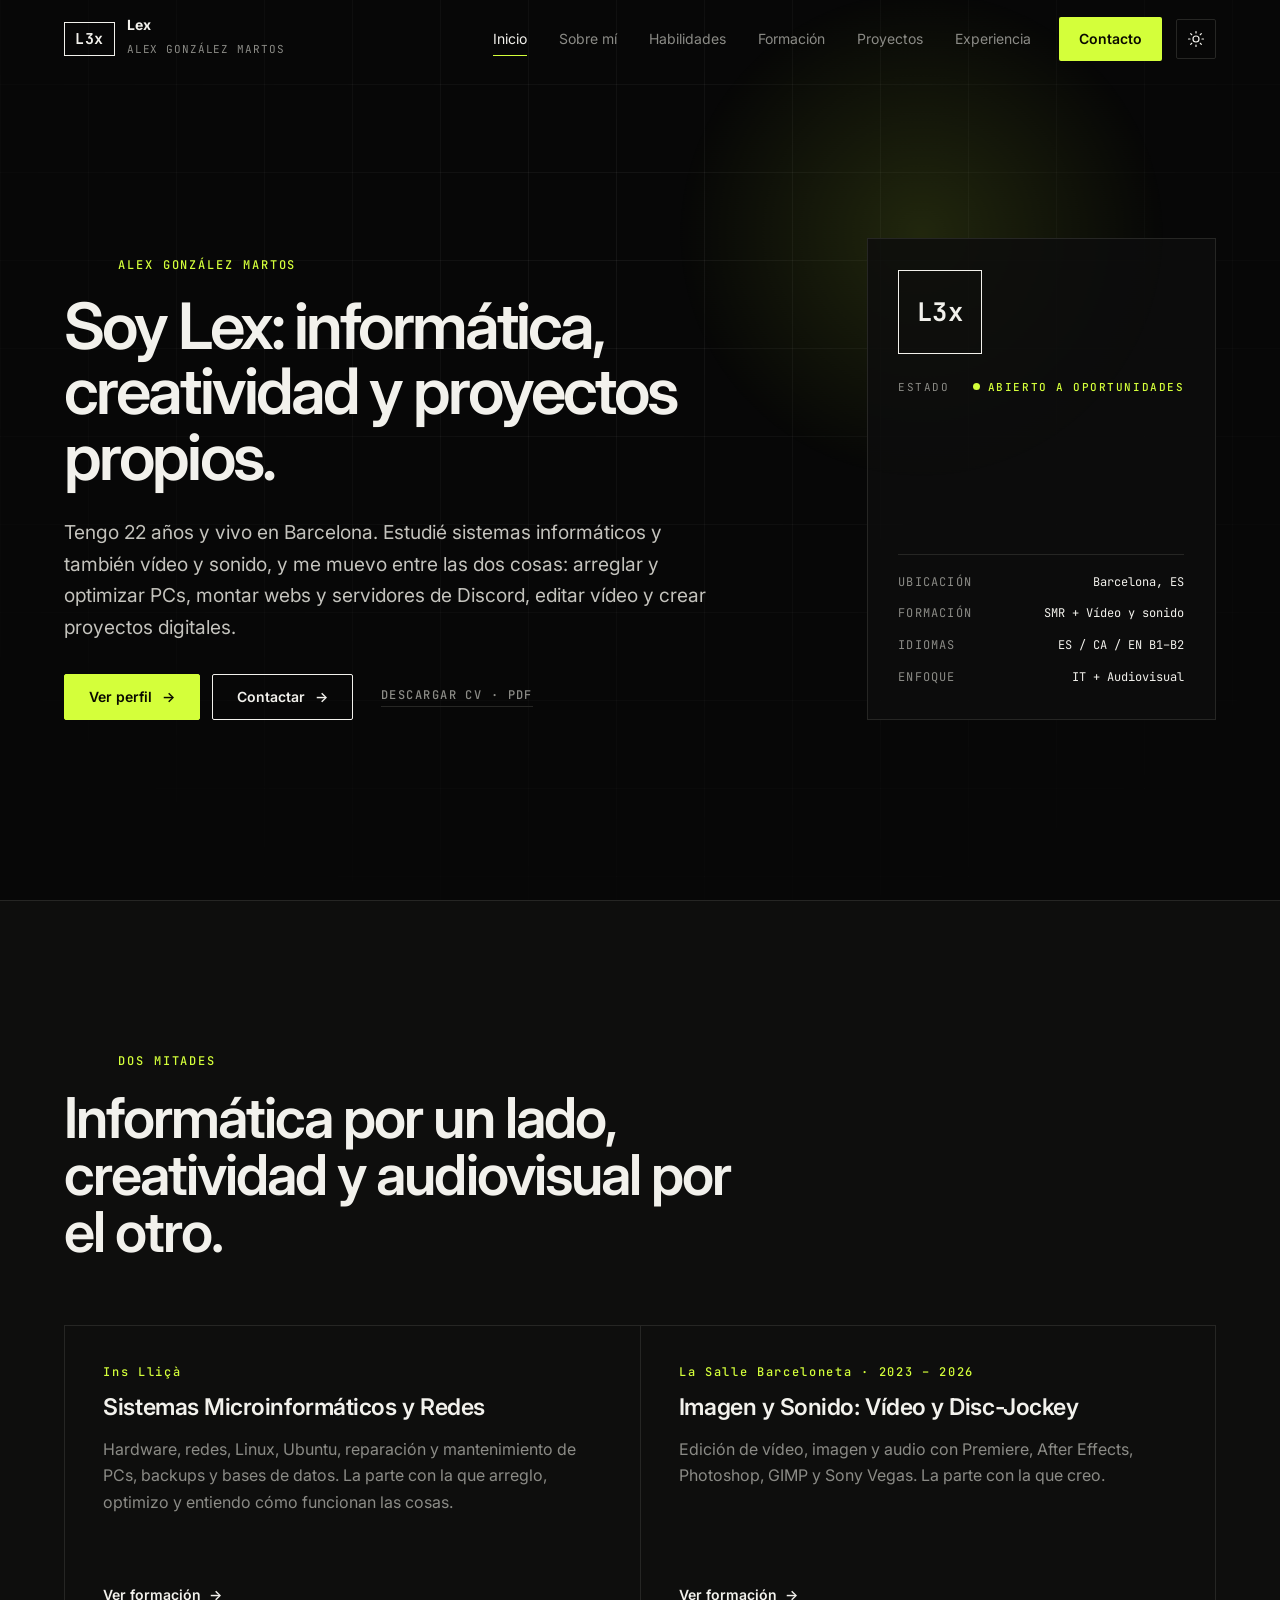
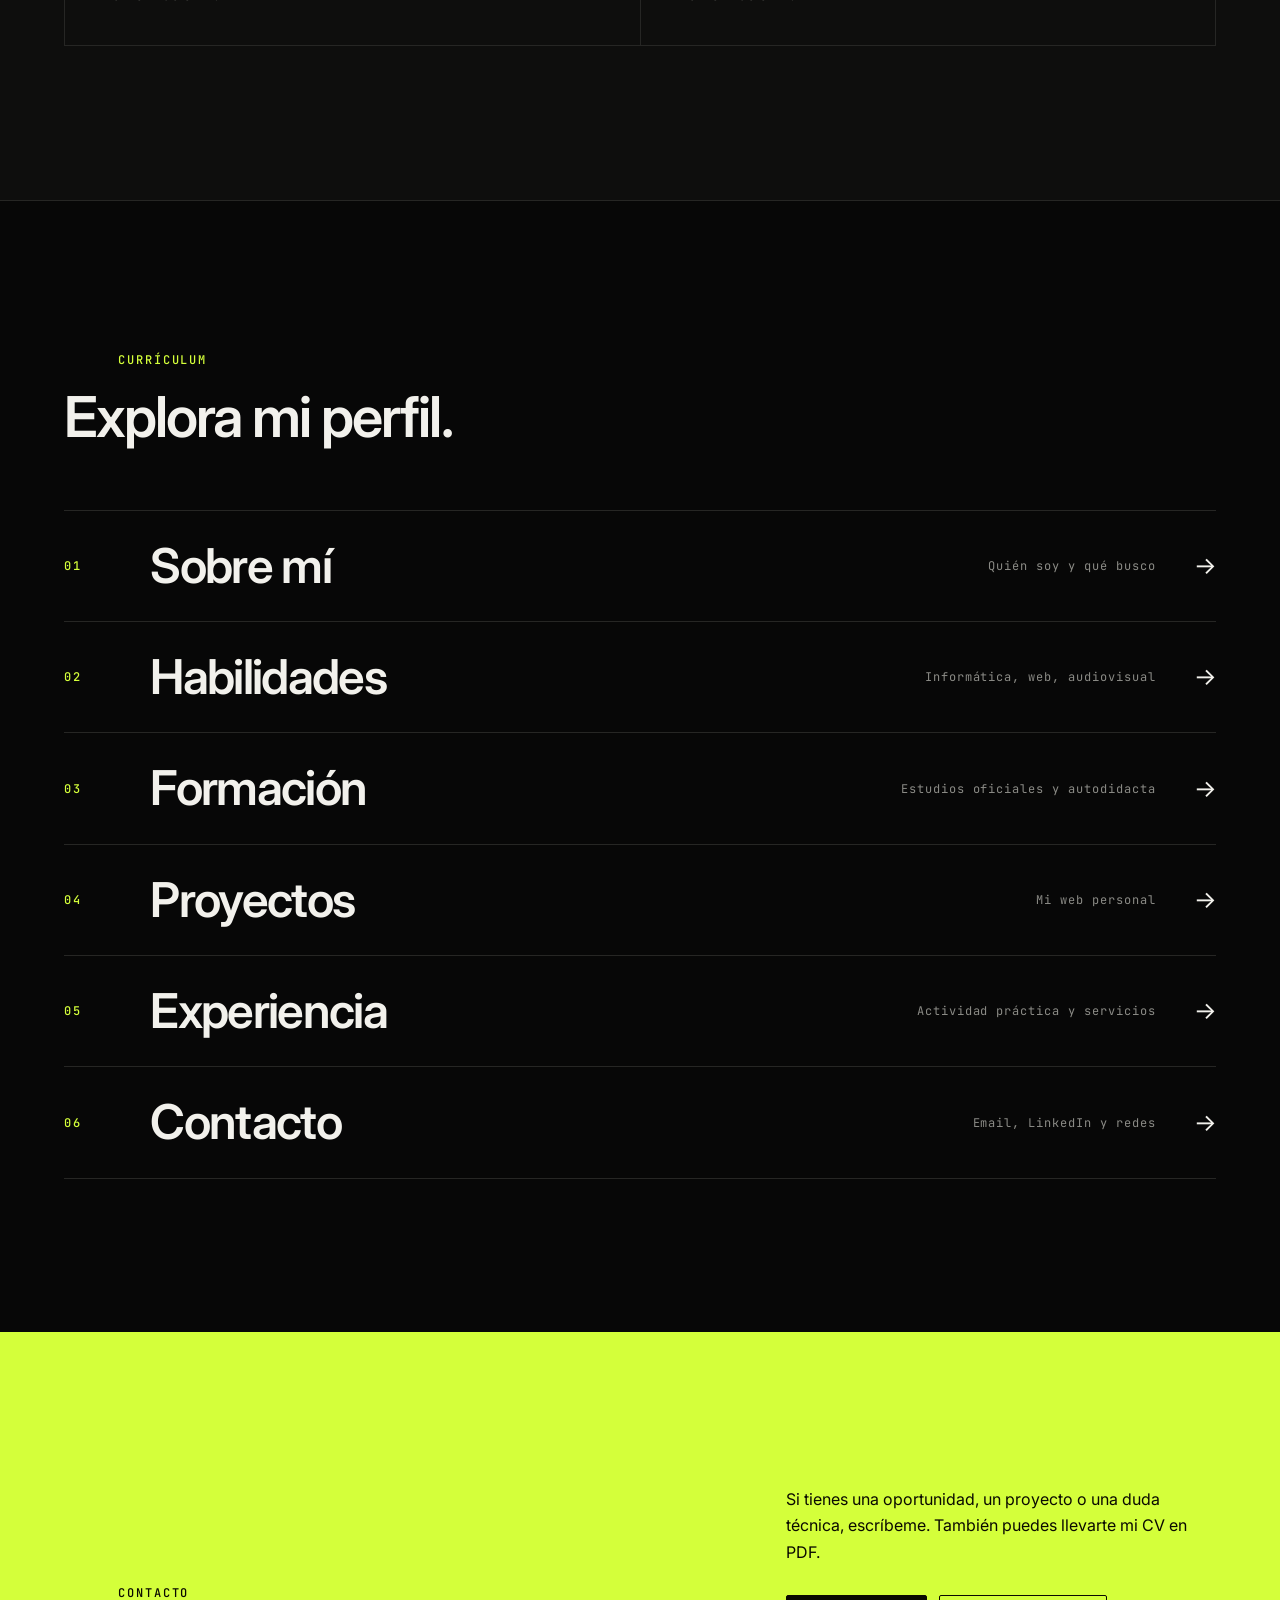
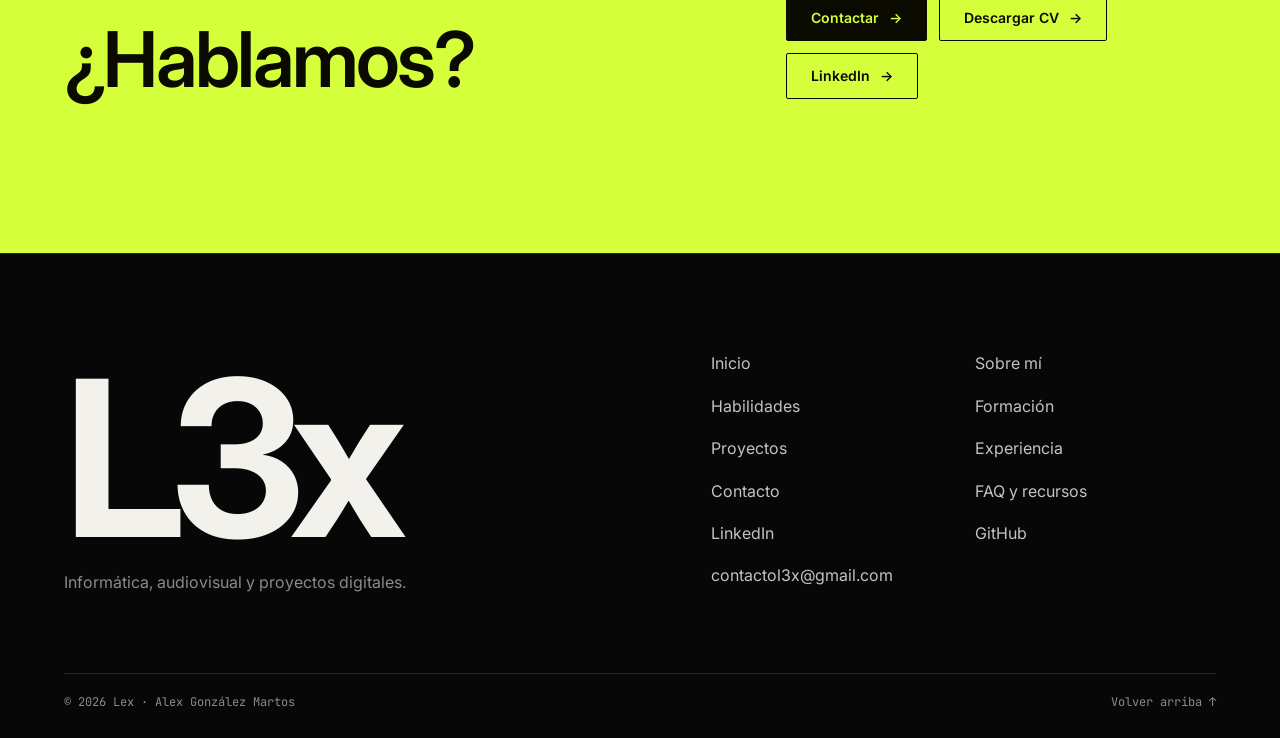
<file: index.html>
<!DOCTYPE html>
<html lang="es">
<head>
  <meta charset="UTF-8" />
  <meta name="viewport" content="width=device-width, initial-scale=1.0, viewport-fit=cover" />
  <title>Lex · Alex González Martos | Currículum digital y portfolio</title>
  <meta name="description" content="Web personal de Lex (Alex González Martos): currículum digital y portfolio. Informática, creatividad y audiovisual." />
  <meta name="theme-color" content="#070707" />
  <link rel="canonical" href="https://l3xatm.github.io/l3xssj.github.io/" />
  <link rel="icon" href="assets/img/favicon.svg" type="image/svg+xml" />
  <meta property="og:type" content="website" />
  <meta property="og:site_name" content="Lex · Alex González Martos" />
  <meta property="og:locale" content="es_ES" />
  <meta property="og:title" content="Lex · Alex González Martos | Currículum digital y portfolio" />
  <meta property="og:description" content="Web personal de Lex (Alex González Martos): currículum digital y portfolio. Informática, creatividad y audiovisual." />
  <meta property="og:url" content="https://l3xatm.github.io/l3xssj.github.io/" />
  <meta name="twitter:card" content="summary" />
  <meta name="twitter:title" content="Lex · Alex González Martos | Currículum digital y portfolio" />
  <meta name="twitter:description" content="Web personal de Lex (Alex González Martos): currículum digital y portfolio. Informática, creatividad y audiovisual." />
  <script type="application/ld+json">{"@context":"https://schema.org","@type":"Person","name":"Alex González Martos","alternateName":"Lex","url":"https://l3xatm.github.io/l3xssj.github.io/","sameAs":["https://www.linkedin.com/in/alex-gonz%C3%A1lez-martos-838162229/","https://github.com/L3xATM"]}</script>
  <script>(function(r,s){r.classList.add("js");try{s=localStorage.getItem("l3x-theme")}catch(e){}r.dataset.theme=s==="light"?"light":"dark";try{if(!sessionStorage.getItem("l3x")){r.classList.add("is-intro");sessionStorage.setItem("l3x","1")}}catch(e){}})(document.documentElement)</script>
  <link rel="preconnect" href="https://fonts.googleapis.com" />
  <link rel="preconnect" href="https://fonts.gstatic.com" crossorigin />
  <link href="https://fonts.googleapis.com/css2?family=Inter:wght@400;500;600;700&family=JetBrains+Mono:wght@400;500;600;700&display=swap" rel="stylesheet" />
  <link rel="stylesheet" href="assets/css/styles.css" />
</head>
<body id="top" data-page="inicio">
  <a class="skip-link" href="#contenido">Saltar al contenido</a>
  <div class="curtain" aria-hidden="true"><span class="curtain-label">L3x</span></div>
  <div class="loader" aria-hidden="true">
    <span class="ld-corner tl"></span><span class="ld-corner tr"></span><span class="ld-corner bl"></span><span class="ld-corner br"></span>
    <span class="ld-tech tl">L3x / Portfolio</span><span class="ld-tech tr">Alex González Martos</span>
    <span class="ld-tech bl">Informática · Audiovisual</span><span class="ld-tech br">ES / CA / EN B1–B2</span>
    <div class="ld-center">
      <div class="ld-mark"><span>L3x</span></div>
      <p class="ld-init"><i></i>Iniciando entorno</p>
      <div class="ld-row"><div class="ld-bar"></div><span class="ld-pct"></span></div>
    </div>
  </div>
  <header class="site-header">
    <nav class="nav" aria-label="Navegación principal">
      <a class="brand" href="index.html" aria-label="Inicio de Lex"><span class="brand-mark">L3x</span><span class="brand-copy"><strong>Lex</strong><small>Alex González Martos</small></span></a>
      <button class="nav-toggle" type="button" aria-expanded="false" aria-controls="main-menu" aria-label="Abrir menú"><span></span><span></span><span></span></button>
      <ul class="nav-links" id="main-menu"><li><a href="index.html" aria-current="page">Inicio</a></li><li><a href="sobre-l3x.html">Sobre mí</a></li><li><a href="habilidades.html">Habilidades</a></li><li><a href="formacion.html">Formación</a></li><li><a href="proyectos.html">Proyectos</a></li><li><a href="experiencia.html">Experiencia</a></li><li><a class="nav-cta" href="contacto.html">Contacto</a></li></ul>
      <button class="theme-toggle" type="button" aria-label="Cambiar a modo claro"><svg viewBox="0 0 24 24" aria-hidden="true"><g class="i-sun"><circle cx="12" cy="12" r="4"/><path d="M12 2v2M12 20v2M2 12h2M20 12h2M4.9 4.9l1.4 1.4M17.7 17.7l1.4 1.4M19.1 4.9l-1.4 1.4M6.3 17.7l-1.4 1.4"/></g><path class="i-moon" d="M20 14.5A8 8 0 0 1 9.5 4a8 8 0 1 0 10.5 10.5z"/></svg></button>
    </nav>
  </header>
  <main id="contenido">
    <section class="hero section-bleed" aria-labelledby="hero-title">
      <div class="container hero-grid">
        <div class="hero-copy reveal">
          <p class="eyebrow">Alex González Martos</p>
          <h1 id="hero-title">Soy Lex: informática, creatividad y proyectos propios.</h1>
          <p class="hero-text">Tengo 22 años y vivo en Barcelona. Estudié sistemas informáticos y también vídeo y sonido, y me muevo entre las dos cosas: arreglar y optimizar PCs, montar webs y servidores de Discord, editar vídeo y crear proyectos digitales.</p>
          <div class="hero-links">
            <div class="button-row"><a class="button button-dark" href="sobre-l3x.html">Ver perfil</a><a class="button button-light" href="contacto.html">Contactar</a></div>
            <a class="text-link" href="assets/cv/Alex-Gonzalez-Martos-CV.pdf" download>Descargar CV · PDF</a>
          </div>
        </div>
        <aside class="system-panel reveal" aria-label="Resumen del perfil">
          <div class="avatar" aria-hidden="true">L3x</div>
          <div class="panel-top"><span>ESTADO</span><strong>ABIERTO A OPORTUNIDADES</strong></div>
          <div class="terminal-lines" aria-hidden="true"><span>&gt; whoami</span><span>lex // alex gonzález martos</span><span>&gt; stack --now</span><span>informática · web · audiovisual</span></div>
          <dl class="panel-metrics">
            <div><dt>Ubicación</dt><dd>Barcelona, ES</dd></div>
            <div><dt>Formación</dt><dd>SMR + Vídeo y sonido</dd></div>
            <div><dt>Idiomas</dt><dd>ES / CA / EN B1–B2</dd></div>
            <div><dt>Enfoque</dt><dd>IT + Audiovisual</dd></div>
          </dl>
        </aside>
      </div>
    </section>

    <section class="section section-dark" id="dos-mitades">
      <div class="container">
        <div class="section-heading reveal">
          <p class="eyebrow">Dos mitades</p>
          <h2>Informática por un lado, creatividad y audiovisual por el otro.</h2>
        </div>
        <div class="service-grid reveal">
          <article class="service-card">
            <span>Ins Lliçà</span>
            <h3>Sistemas Microinformáticos y Redes</h3>
            <p>Hardware, redes, Linux, Ubuntu, reparación y mantenimiento de PCs, backups y bases de datos. La parte con la que arreglo, optimizo y entiendo cómo funcionan las cosas.</p>
            <a href="formacion.html">Ver formación</a>
          </article>
          <article class="service-card">
            <span>La Salle Barceloneta · 2023 – 2026</span>
            <h3>Imagen y Sonido: Vídeo y Disc-Jockey</h3>
            <p>Edición de vídeo, imagen y audio con Premiere, After Effects, Photoshop, GIMP y Sony Vegas. La parte con la que creo.</p>
            <a href="formacion.html">Ver formación</a>
          </article>
        </div>
      </div>
    </section>

    <section class="section" id="indice">
      <div class="container">
        <div class="section-heading reveal">
          <p class="eyebrow">Currículum</p>
          <h2>Explora mi perfil.</h2>
        </div>
        <ul class="link-list reveal"><li><a href="sobre-l3x.html"><span class="n">01</span><strong>Sobre mí</strong><span class="h">Quién soy y qué busco</span><span class="ar" aria-hidden="true">→</span></a></li><li><a href="habilidades.html"><span class="n">02</span><strong>Habilidades</strong><span class="h">Informática, web, audiovisual</span><span class="ar" aria-hidden="true">→</span></a></li><li><a href="formacion.html"><span class="n">03</span><strong>Formación</strong><span class="h">Estudios oficiales y autodidacta</span><span class="ar" aria-hidden="true">→</span></a></li><li><a href="proyectos.html"><span class="n">04</span><strong>Proyectos</strong><span class="h">Mi web personal</span><span class="ar" aria-hidden="true">→</span></a></li><li><a href="experiencia.html"><span class="n">05</span><strong>Experiencia</strong><span class="h">Actividad práctica y servicios</span><span class="ar" aria-hidden="true">→</span></a></li><li><a href="contacto.html"><span class="n">06</span><strong>Contacto</strong><span class="h">Email, LinkedIn y redes</span><span class="ar" aria-hidden="true">→</span></a></li></ul>
      </div>
    </section>

    <section class="section cta-section">
      <div class="container cta-grid reveal">
        <div>
          <p class="eyebrow">Contacto</p>
          <h2>¿Hablamos?</h2>
        </div>
        <div>
          <p>Si tienes una oportunidad, un proyecto o una duda técnica, escríbeme. También puedes llevarte mi CV en PDF.</p>
          <div class="button-row"><a class="button" href="contacto.html">Contactar</a><a class="button button-outline-on-dark" href="assets/cv/Alex-Gonzalez-Martos-CV.pdf" download>Descargar CV</a><a class="button button-outline-on-dark" href="https://www.linkedin.com/in/alex-gonz%C3%A1lez-martos-838162229/" target="_blank" rel="noopener noreferrer">LinkedIn</a></div>
        </div>
      </div>
    </section>
  </main>
  <footer class="site-footer">
    <div class="container footer-grid">
      <div><strong>L3x</strong><p>Informática, audiovisual y proyectos digitales.</p></div>
      <nav aria-label="Navegación secundaria">
        <a href="index.html">Inicio</a><a href="sobre-l3x.html">Sobre mí</a><a href="habilidades.html">Habilidades</a><a href="formacion.html">Formación</a><a href="proyectos.html">Proyectos</a><a href="experiencia.html">Experiencia</a><a href="contacto.html">Contacto</a>
        <a href="recursos.html">FAQ y recursos</a>
        <a href="https://www.linkedin.com/in/alex-gonz%C3%A1lez-martos-838162229/" target="_blank" rel="noopener noreferrer">LinkedIn</a>
        <a href="https://github.com/L3xATM" target="_blank" rel="noopener noreferrer">GitHub</a>
        <a href="mailto:contactol3x@gmail.com">contactol3x@gmail.com</a>
      </nav>
    </div>
    <div class="container footer-base"><span>&copy; <span data-year>2026</span> Lex &middot; Alex González Martos</span><a href="#top">Volver arriba &uarr;</a></div>
  </footer>
  <script src="assets/js/main.js"></script>
</body>
</html>
</file>
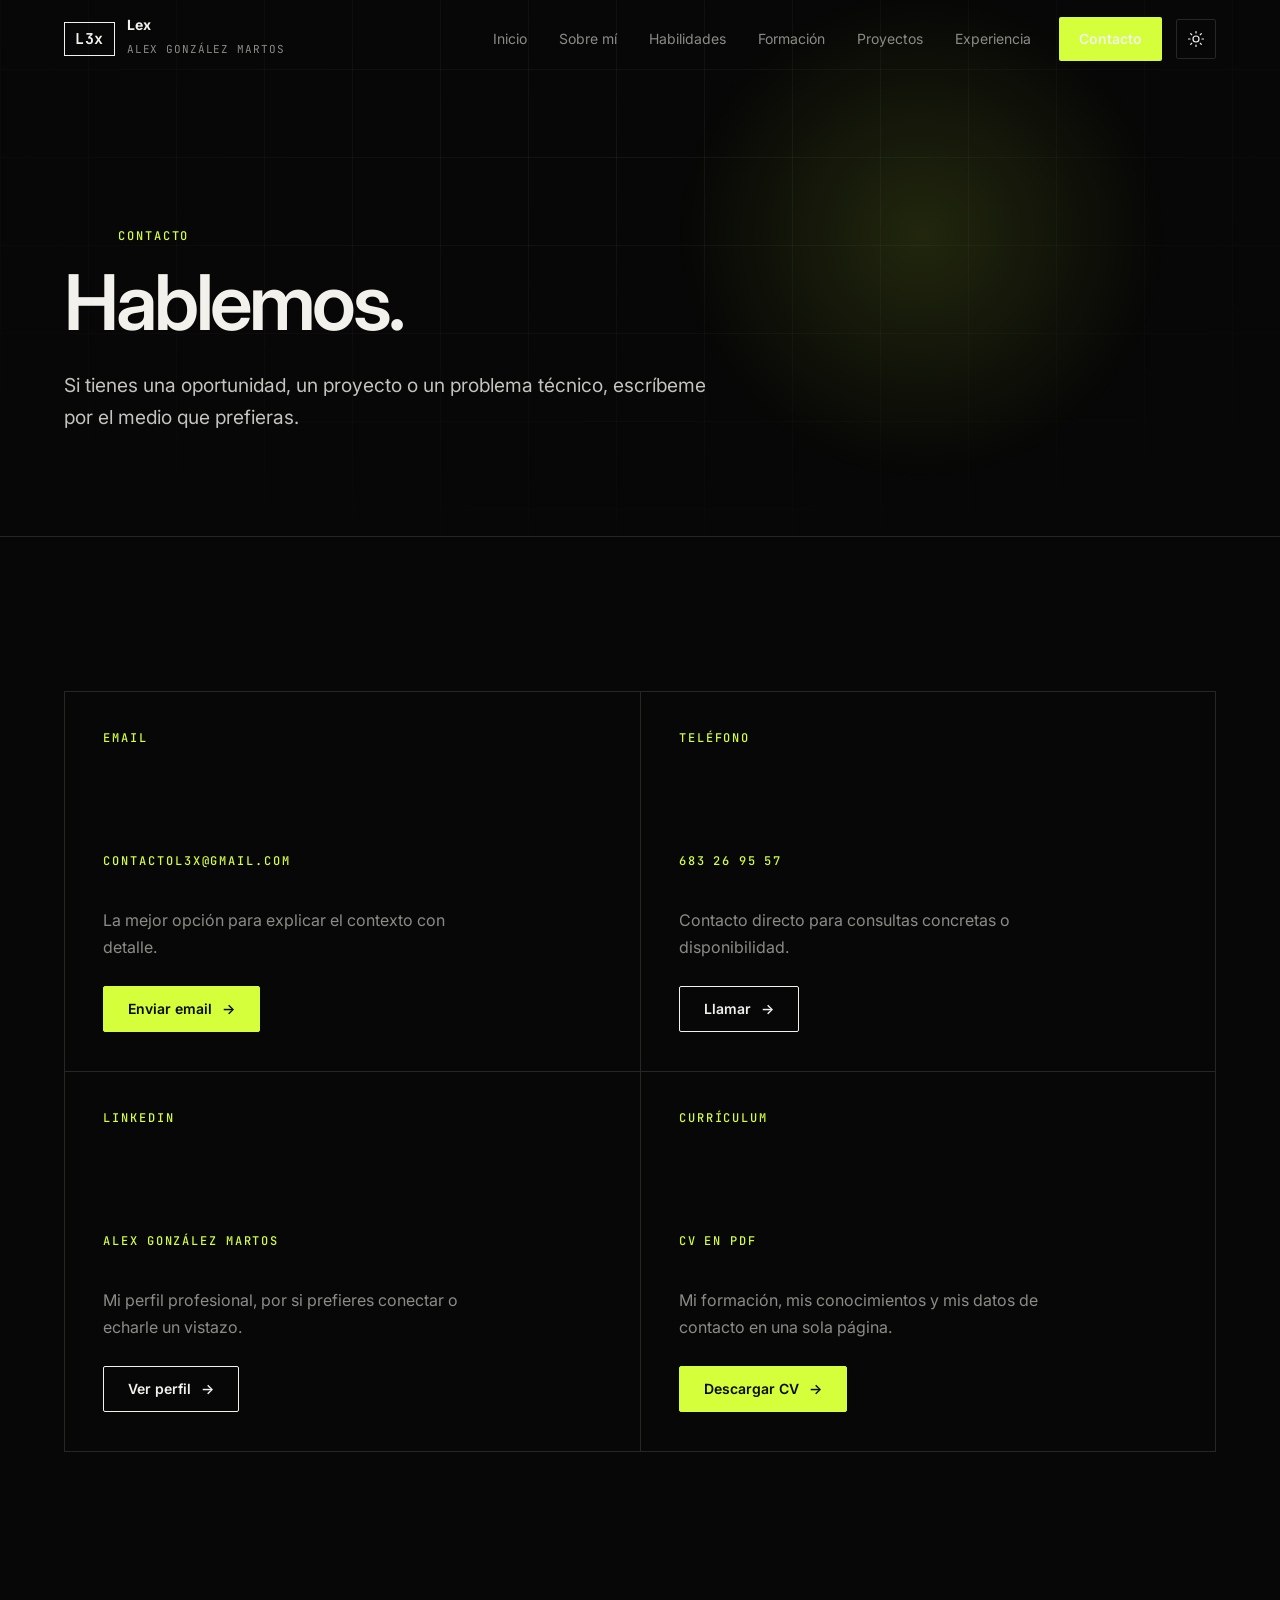
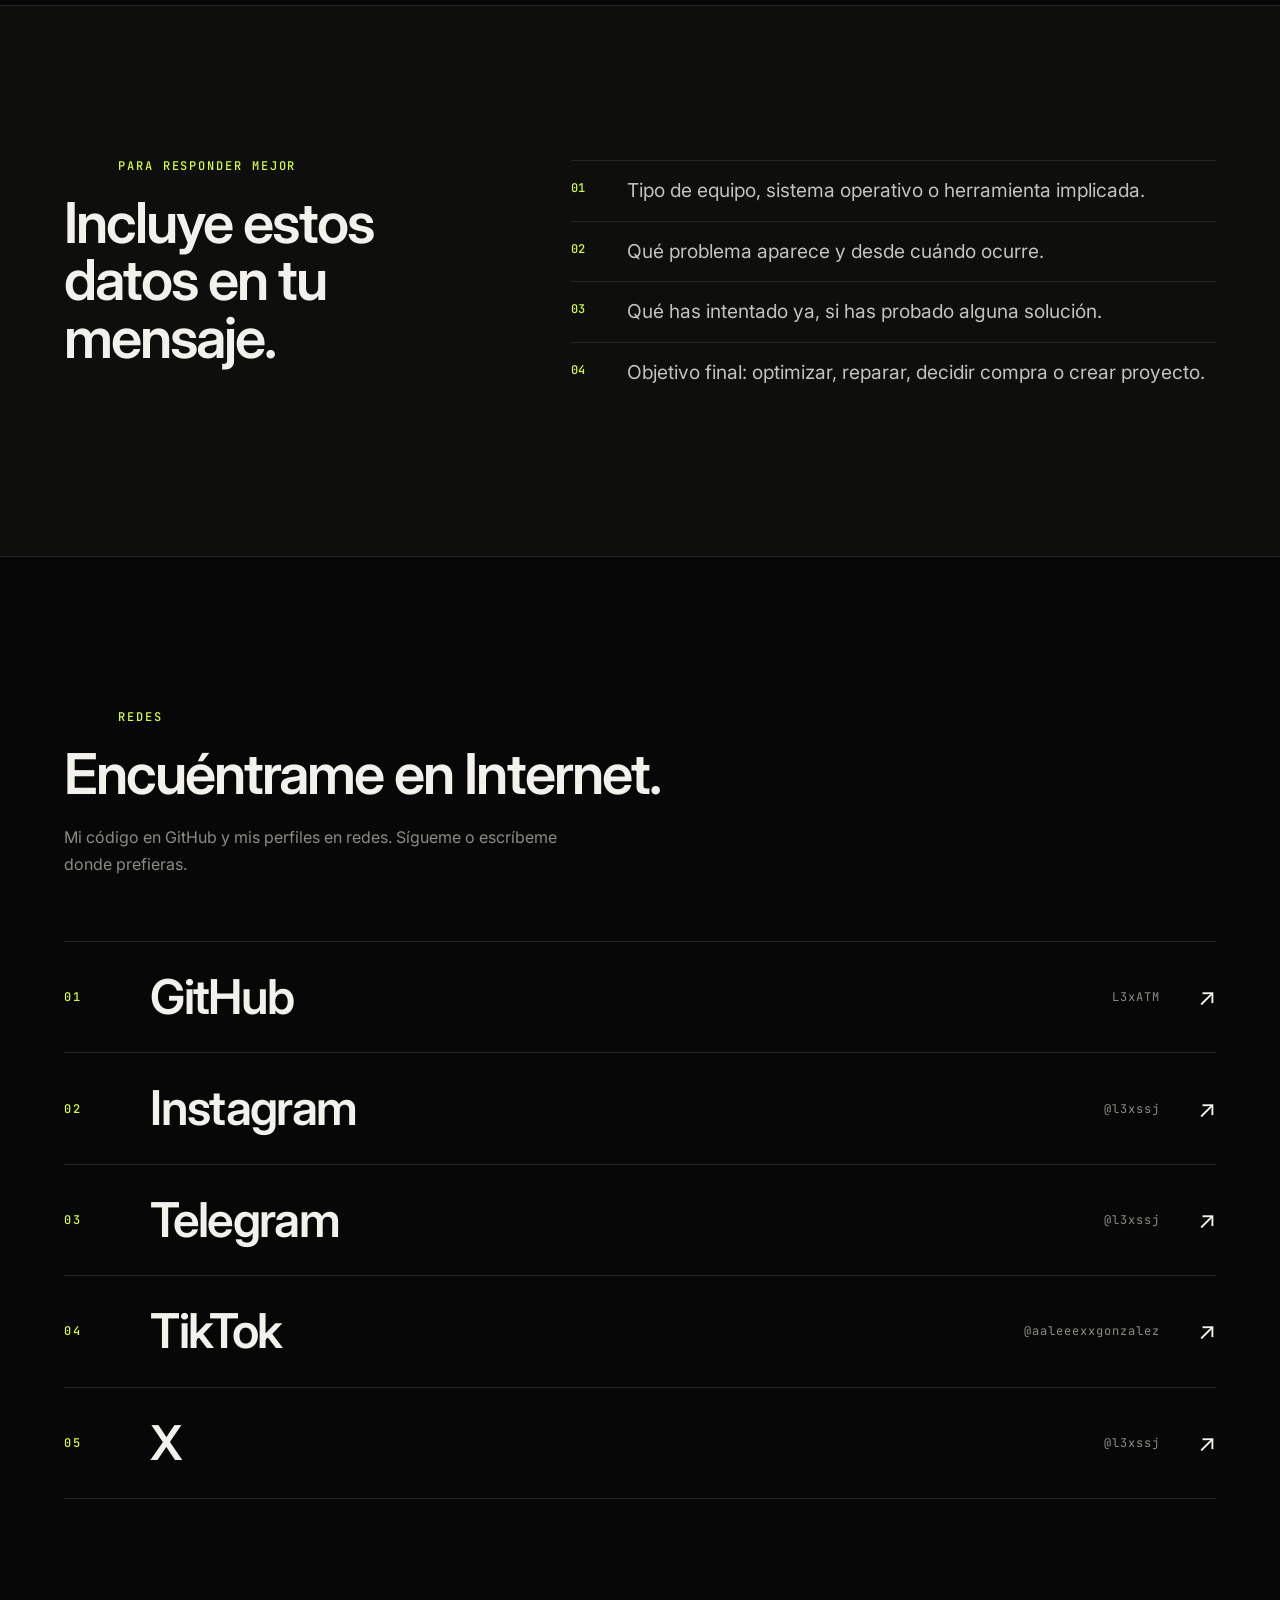
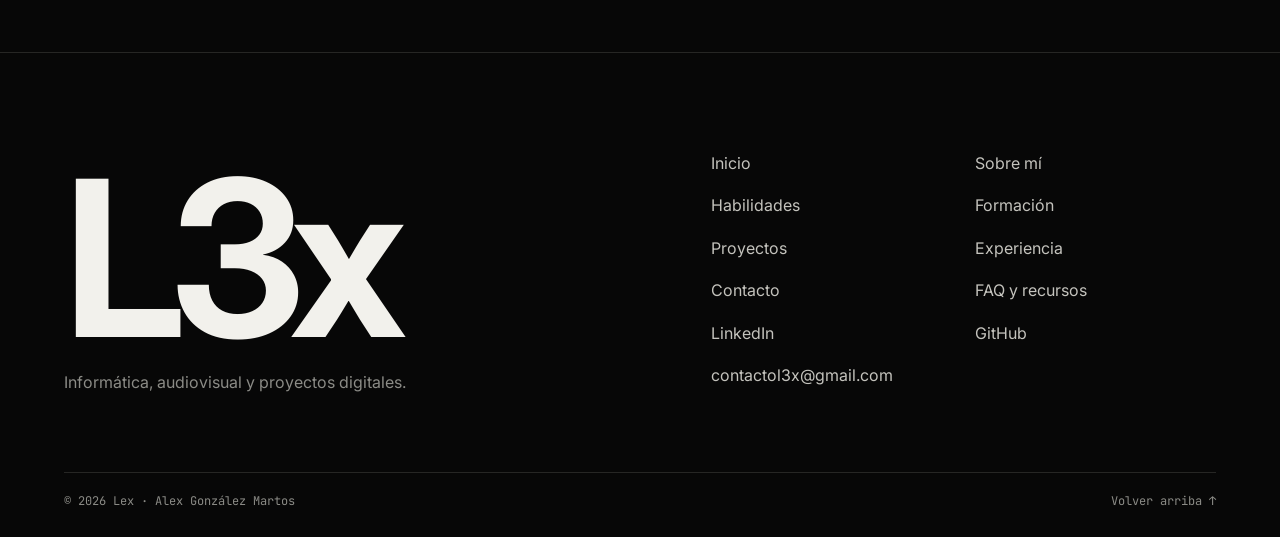
<file: contacto.html>
<!DOCTYPE html>
<html lang="es">
<head>
  <meta charset="UTF-8" />
  <meta name="viewport" content="width=device-width, initial-scale=1.0, viewport-fit=cover" />
  <title>Contacto | Lex</title>
  <meta name="description" content="Contacto de Lex (Alex González Martos): email, LinkedIn, redes y CV en PDF." />
  <meta name="theme-color" content="#070707" />
  <link rel="canonical" href="https://l3xatm.github.io/l3xssj.github.io/contacto.html" />
  <link rel="icon" href="assets/img/favicon.svg" type="image/svg+xml" />
  <meta property="og:type" content="website" />
  <meta property="og:site_name" content="Lex · Alex González Martos" />
  <meta property="og:locale" content="es_ES" />
  <meta property="og:title" content="Contacto | Lex" />
  <meta property="og:description" content="Contacto de Lex (Alex González Martos): email, LinkedIn, redes y CV en PDF." />
  <meta property="og:url" content="https://l3xatm.github.io/l3xssj.github.io/contacto.html" />
  <meta name="twitter:card" content="summary" />
  <meta name="twitter:title" content="Contacto | Lex" />
  <meta name="twitter:description" content="Contacto de Lex (Alex González Martos): email, LinkedIn, redes y CV en PDF." />
  <script>(function(r,s){r.classList.add("js");try{s=localStorage.getItem("l3x-theme")}catch(e){}r.dataset.theme=s==="light"?"light":"dark";try{if(!sessionStorage.getItem("l3x")){r.classList.add("is-intro");sessionStorage.setItem("l3x","1")}}catch(e){}})(document.documentElement)</script>
  <link rel="preconnect" href="https://fonts.googleapis.com" />
  <link rel="preconnect" href="https://fonts.gstatic.com" crossorigin />
  <link href="https://fonts.googleapis.com/css2?family=Inter:wght@400;500;600;700&family=JetBrains+Mono:wght@400;500;600;700&display=swap" rel="stylesheet" />
  <link rel="stylesheet" href="assets/css/styles.css" />
</head>
<body id="top" data-page="contacto">
  <a class="skip-link" href="#contenido">Saltar al contenido</a>
  <div class="curtain" aria-hidden="true"><span class="curtain-label">Contacto</span></div>
  <div class="loader" aria-hidden="true">
    <span class="ld-corner tl"></span><span class="ld-corner tr"></span><span class="ld-corner bl"></span><span class="ld-corner br"></span>
    <span class="ld-tech tl">L3x / Portfolio</span><span class="ld-tech tr">Alex González Martos</span>
    <span class="ld-tech bl">Informática · Audiovisual</span><span class="ld-tech br">ES / CA / EN B1–B2</span>
    <div class="ld-center">
      <div class="ld-mark"><span>L3x</span></div>
      <p class="ld-init"><i></i>Iniciando entorno</p>
      <div class="ld-row"><div class="ld-bar"></div><span class="ld-pct"></span></div>
    </div>
  </div>
  <header class="site-header">
    <nav class="nav" aria-label="Navegación principal">
      <a class="brand" href="index.html" aria-label="Inicio de Lex"><span class="brand-mark">L3x</span><span class="brand-copy"><strong>Lex</strong><small>Alex González Martos</small></span></a>
      <button class="nav-toggle" type="button" aria-expanded="false" aria-controls="main-menu" aria-label="Abrir menú"><span></span><span></span><span></span></button>
      <ul class="nav-links" id="main-menu"><li><a href="index.html">Inicio</a></li><li><a href="sobre-l3x.html">Sobre mí</a></li><li><a href="habilidades.html">Habilidades</a></li><li><a href="formacion.html">Formación</a></li><li><a href="proyectos.html">Proyectos</a></li><li><a href="experiencia.html">Experiencia</a></li><li><a class="nav-cta" href="contacto.html" aria-current="page">Contacto</a></li></ul>
      <button class="theme-toggle" type="button" aria-label="Cambiar a modo claro"><svg viewBox="0 0 24 24" aria-hidden="true"><g class="i-sun"><circle cx="12" cy="12" r="4"/><path d="M12 2v2M12 20v2M2 12h2M20 12h2M4.9 4.9l1.4 1.4M17.7 17.7l1.4 1.4M19.1 4.9l-1.4 1.4M6.3 17.7l-1.4 1.4"/></g><path class="i-moon" d="M20 14.5A8 8 0 0 1 9.5 4a8 8 0 1 0 10.5 10.5z"/></svg></button>
    </nav>
  </header>
  <main id="contenido">
    <section class="page-hero section-bleed">
      <div class="container narrow reveal">
        <p class="eyebrow">Contacto</p>
        <h1>Hablemos.</h1>
        <p>Si tienes una oportunidad, un proyecto o un problema técnico, escríbeme por el medio que prefieras.</p>
      </div>
    </section>

    <section class="section">
      <div class="container contact-grid">
        <div class="contact-card reveal">
          <span>Email</span>
          <h2>contactol3x@gmail.com</h2>
          <p>La mejor opci&oacute;n para explicar el contexto con detalle.</p>
          <a class="button button-dark" href="mailto:contactol3x@gmail.com">Enviar email</a>
        </div>
        <div class="contact-card reveal">
          <span>Tel&eacute;fono</span>
          <h2>683 26 95 57</h2>
          <p>Contacto directo para consultas concretas o disponibilidad.</p>
          <a class="button button-light" href="tel:+34683269557">Llamar</a>
        </div>
        <div class="contact-card reveal">
          <span>LinkedIn</span>
          <h2>Alex González Martos</h2>
          <p>Mi perfil profesional, por si prefieres conectar o echarle un vistazo.</p>
          <a class="button button-light" href="https://www.linkedin.com/in/alex-gonz%C3%A1lez-martos-838162229/" target="_blank" rel="noopener noreferrer">Ver perfil</a>
        </div>
        <div class="contact-card reveal">
          <span>Currículum</span>
          <h2>CV en PDF</h2>
          <p>Mi formación, mis conocimientos y mis datos de contacto en una sola página.</p>
          <a class="button button-dark" href="assets/cv/Alex-Gonzalez-Martos-CV.pdf" download>Descargar CV</a>
        </div>
      </div>
    </section>

    <section class="section section-dark">
      <div class="container split">
        <div class="section-heading reveal">
          <p class="eyebrow">Para responder mejor</p>
          <h2>Incluye estos datos en tu mensaje.</h2>
        </div>
        <div class="content-stack reveal">
          <ul class="clean-list">
            <li>Tipo de equipo, sistema operativo o herramienta implicada.</li>
            <li>Qu&eacute; problema aparece y desde cu&aacute;ndo ocurre.</li>
            <li>Qu&eacute; has intentado ya, si has probado alguna soluci&oacute;n.</li>
            <li>Objetivo final: optimizar, reparar, decidir compra o crear proyecto.</li>
          </ul>
        </div>
      </div>
    </section>
      <section class="section" id="redes">
      <div class="container">
        <div class="section-heading reveal">
          <p class="eyebrow">Redes</p>
          <h2>Encuéntrame en Internet.</h2>
          <p>Mi código en GitHub y mis perfiles en redes. Sígueme o escríbeme donde prefieras.</p>
        </div>
        <ul class="link-list reveal"><li><a href="https://github.com/L3xATM" target="_blank" rel="noopener noreferrer" aria-label="GitHub: L3xATM (se abre en una pestaña nueva)"><span class="n">01</span><strong>GitHub</strong><span class="h">L3xATM</span><span class="ar" aria-hidden="true">↗</span></a></li><li><a href="https://instagram.com/l3xssj" target="_blank" rel="noopener noreferrer" aria-label="Instagram: l3xssj (se abre en una pestaña nueva)"><span class="n">02</span><strong>Instagram</strong><span class="h">@l3xssj</span><span class="ar" aria-hidden="true">↗</span></a></li><li><a href="https://t.me/l3xssj" target="_blank" rel="noopener noreferrer" aria-label="Telegram: l3xssj (se abre en una pestaña nueva)"><span class="n">03</span><strong>Telegram</strong><span class="h">@l3xssj</span><span class="ar" aria-hidden="true">↗</span></a></li><li><a href="https://www.tiktok.com/@aaleeexxgonzalez" target="_blank" rel="noopener noreferrer" aria-label="TikTok: aaleeexxgonzalez (se abre en una pestaña nueva)"><span class="n">04</span><strong>TikTok</strong><span class="h">@aaleeexxgonzalez</span><span class="ar" aria-hidden="true">↗</span></a></li><li><a href="https://x.com/l3xssj" target="_blank" rel="noopener noreferrer" aria-label="X: l3xssj (se abre en una pestaña nueva)"><span class="n">05</span><strong>X</strong><span class="h">@l3xssj</span><span class="ar" aria-hidden="true">↗</span></a></li></ul>
      </div>
    </section>
  </main>
  <footer class="site-footer">
    <div class="container footer-grid">
      <div><strong>L3x</strong><p>Informática, audiovisual y proyectos digitales.</p></div>
      <nav aria-label="Navegación secundaria">
        <a href="index.html">Inicio</a><a href="sobre-l3x.html">Sobre mí</a><a href="habilidades.html">Habilidades</a><a href="formacion.html">Formación</a><a href="proyectos.html">Proyectos</a><a href="experiencia.html">Experiencia</a><a href="contacto.html">Contacto</a>
        <a href="recursos.html">FAQ y recursos</a>
        <a href="https://www.linkedin.com/in/alex-gonz%C3%A1lez-martos-838162229/" target="_blank" rel="noopener noreferrer">LinkedIn</a>
        <a href="https://github.com/L3xATM" target="_blank" rel="noopener noreferrer">GitHub</a>
        <a href="mailto:contactol3x@gmail.com">contactol3x@gmail.com</a>
      </nav>
    </div>
    <div class="container footer-base"><span>&copy; <span data-year>2026</span> Lex &middot; Alex González Martos</span><a href="#top">Volver arriba &uarr;</a></div>
  </footer>
  <script src="assets/js/main.js"></script>
</body>
</html>
</file>
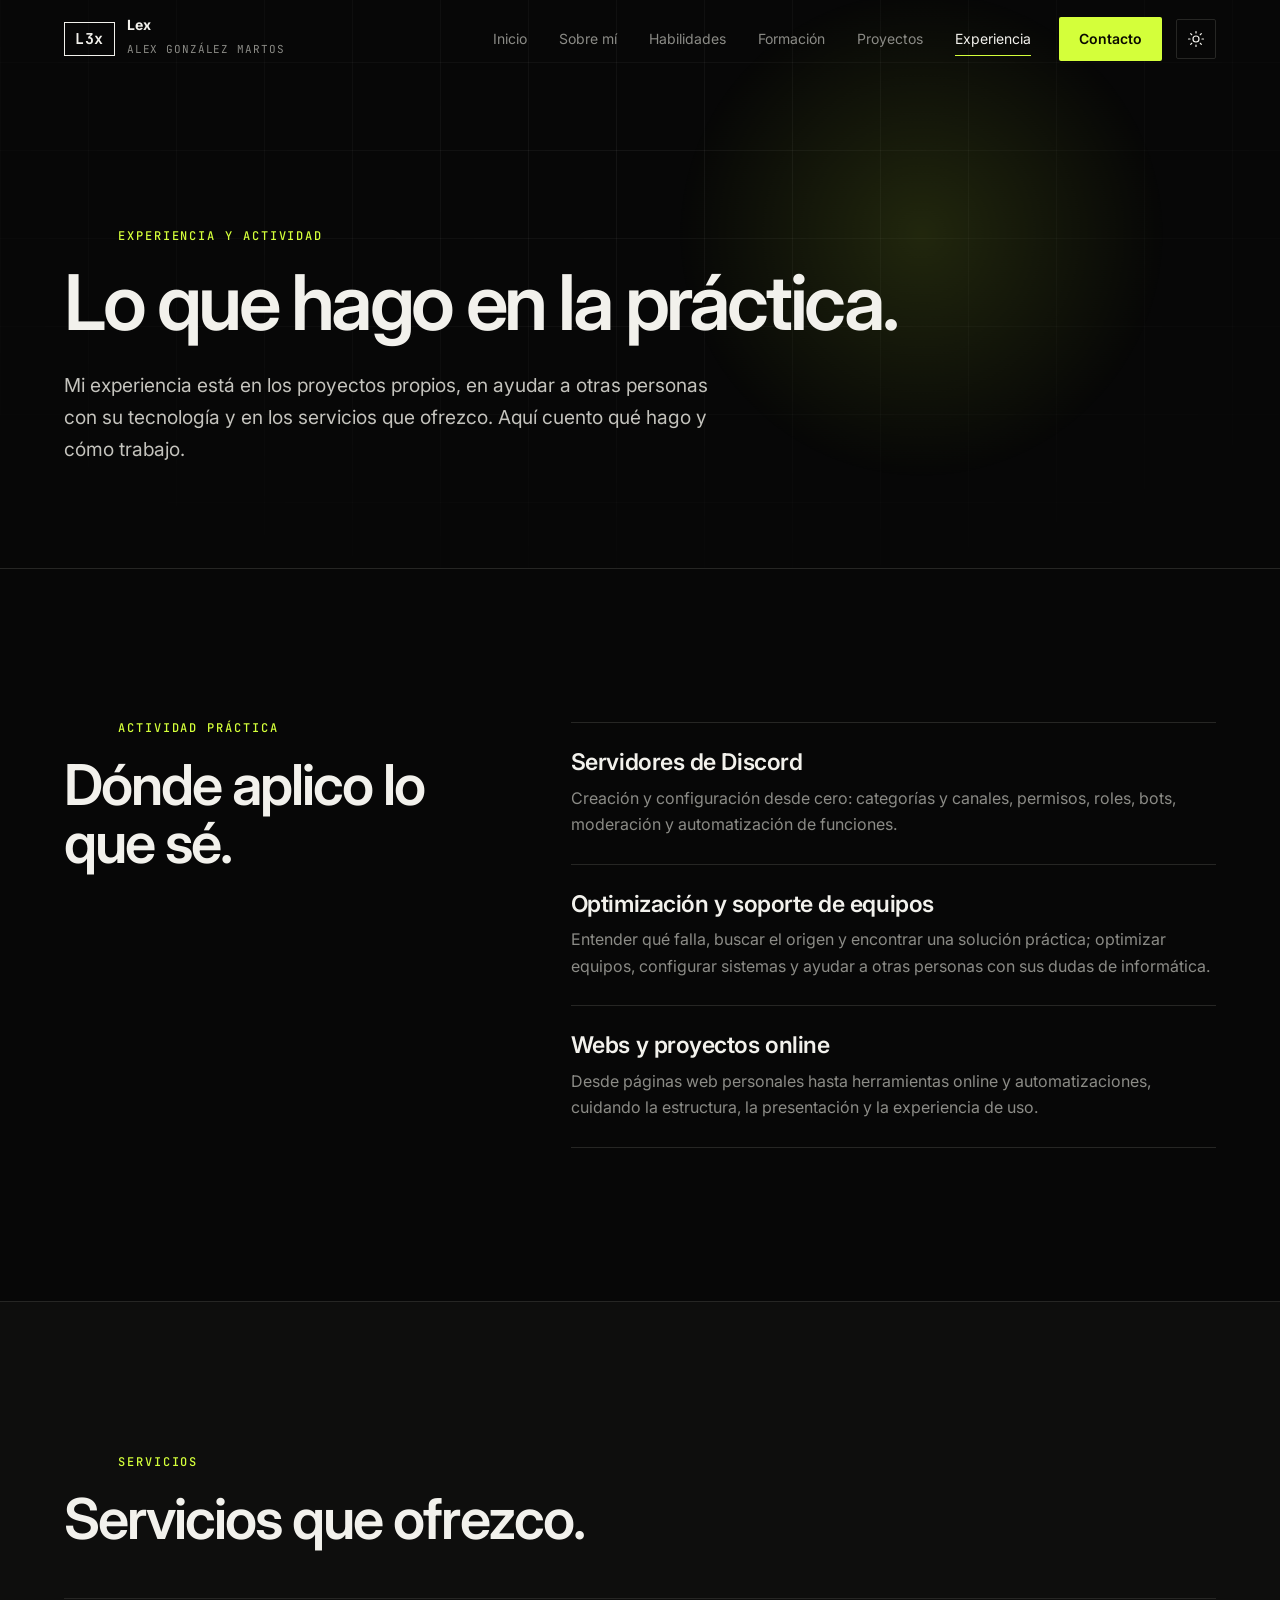
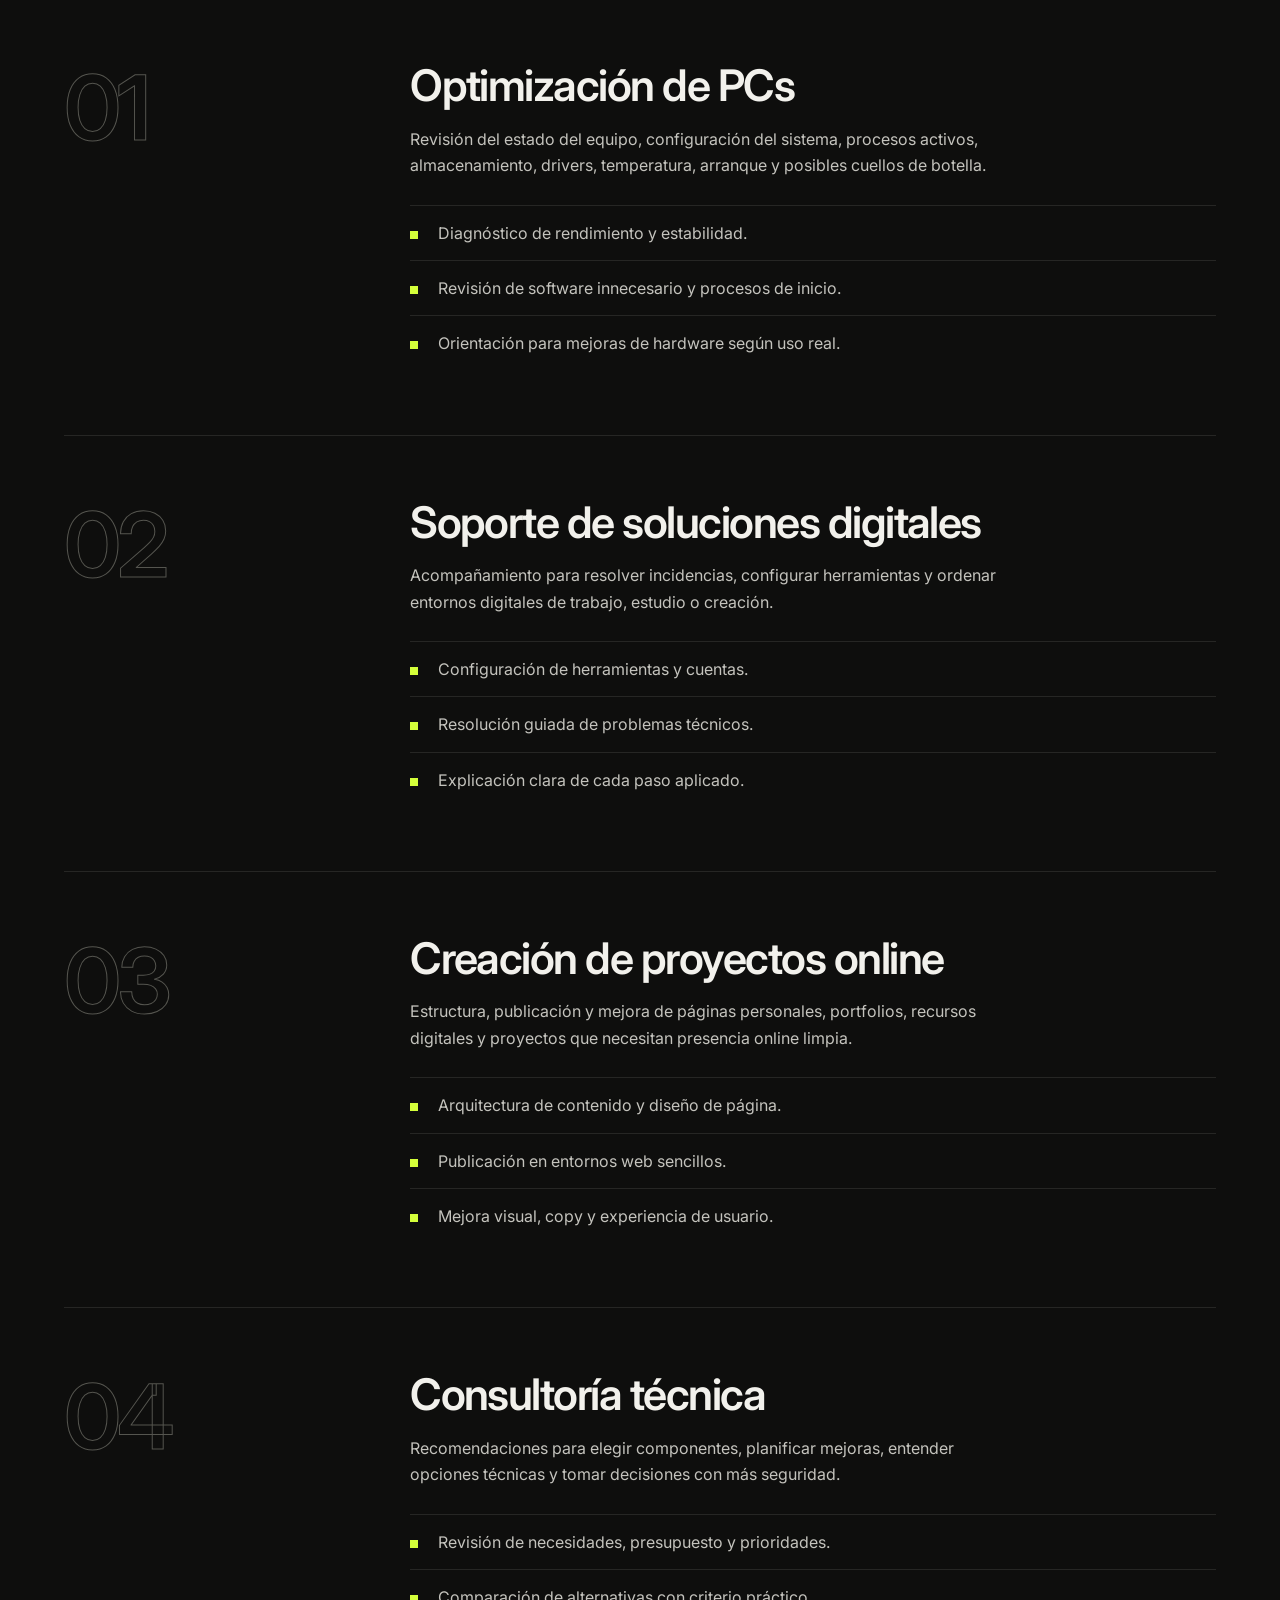
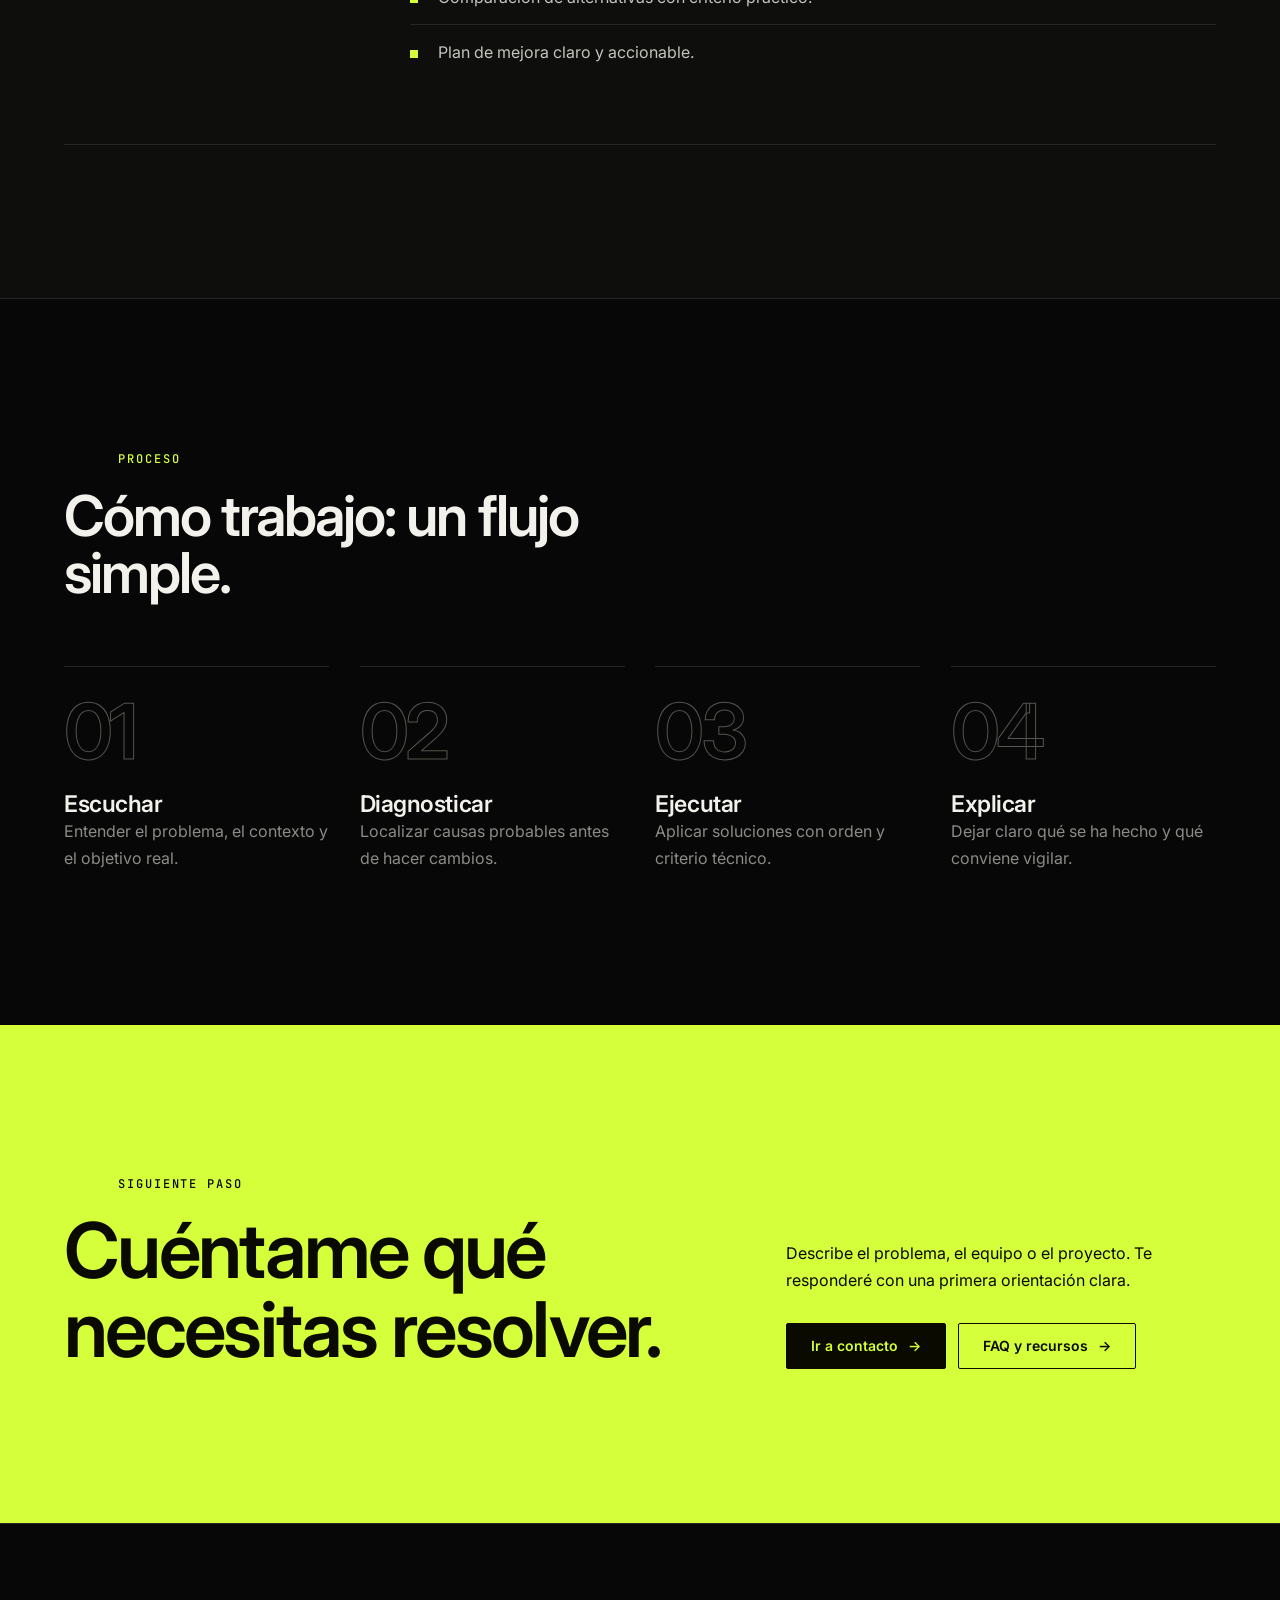
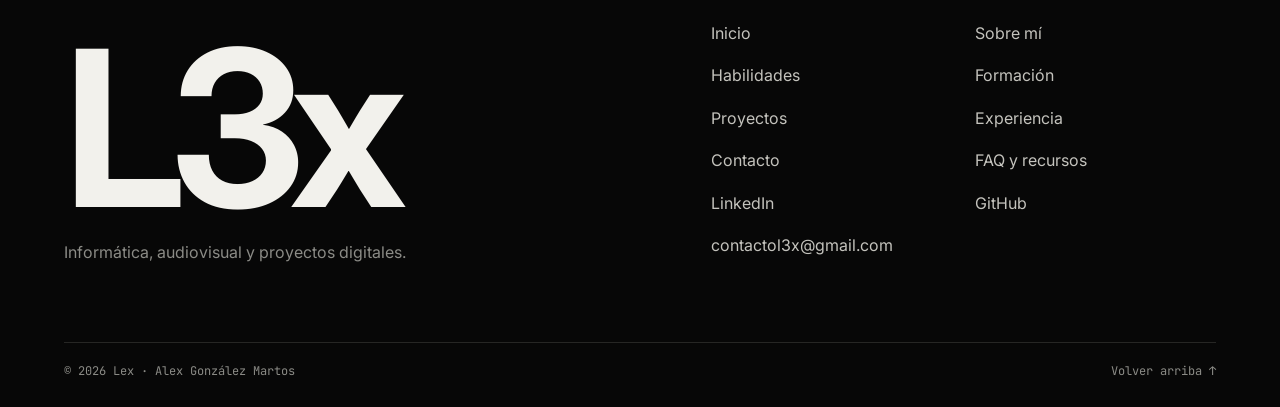
<file: experiencia.html>
<!DOCTYPE html>
<html lang="es">
<head>
  <meta charset="UTF-8" />
  <meta name="viewport" content="width=device-width, initial-scale=1.0, viewport-fit=cover" />
  <title>Experiencia y servicios | Lex</title>
  <meta name="description" content="Actividad práctica y servicios de Lex: optimización de PCs, soporte digital, creación de proyectos online y consultoría técnica." />
  <meta name="theme-color" content="#070707" />
  <link rel="canonical" href="https://l3xatm.github.io/l3xssj.github.io/experiencia.html" />
  <link rel="icon" href="assets/img/favicon.svg" type="image/svg+xml" />
  <meta property="og:type" content="website" />
  <meta property="og:site_name" content="Lex · Alex González Martos" />
  <meta property="og:locale" content="es_ES" />
  <meta property="og:title" content="Experiencia y servicios | Lex" />
  <meta property="og:description" content="Actividad práctica y servicios de Lex: optimización de PCs, soporte digital, creación de proyectos online y consultoría técnica." />
  <meta property="og:url" content="https://l3xatm.github.io/l3xssj.github.io/experiencia.html" />
  <meta name="twitter:card" content="summary" />
  <meta name="twitter:title" content="Experiencia y servicios | Lex" />
  <meta name="twitter:description" content="Actividad práctica y servicios de Lex: optimización de PCs, soporte digital, creación de proyectos online y consultoría técnica." />
  <script>(function(r,s){r.classList.add("js");try{s=localStorage.getItem("l3x-theme")}catch(e){}r.dataset.theme=s==="light"?"light":"dark";try{if(!sessionStorage.getItem("l3x")){r.classList.add("is-intro");sessionStorage.setItem("l3x","1")}}catch(e){}})(document.documentElement)</script>
  <link rel="preconnect" href="https://fonts.googleapis.com" />
  <link rel="preconnect" href="https://fonts.gstatic.com" crossorigin />
  <link href="https://fonts.googleapis.com/css2?family=Inter:wght@400;500;600;700&family=JetBrains+Mono:wght@400;500;600;700&display=swap" rel="stylesheet" />
  <link rel="stylesheet" href="assets/css/styles.css" />
</head>
<body id="top" data-page="experiencia">
  <a class="skip-link" href="#contenido">Saltar al contenido</a>
  <div class="curtain" aria-hidden="true"><span class="curtain-label">Experiencia</span></div>
  <div class="loader" aria-hidden="true">
    <span class="ld-corner tl"></span><span class="ld-corner tr"></span><span class="ld-corner bl"></span><span class="ld-corner br"></span>
    <span class="ld-tech tl">L3x / Portfolio</span><span class="ld-tech tr">Alex González Martos</span>
    <span class="ld-tech bl">Informática · Audiovisual</span><span class="ld-tech br">ES / CA / EN B1–B2</span>
    <div class="ld-center">
      <div class="ld-mark"><span>L3x</span></div>
      <p class="ld-init"><i></i>Iniciando entorno</p>
      <div class="ld-row"><div class="ld-bar"></div><span class="ld-pct"></span></div>
    </div>
  </div>
  <header class="site-header">
    <nav class="nav" aria-label="Navegación principal">
      <a class="brand" href="index.html" aria-label="Inicio de Lex"><span class="brand-mark">L3x</span><span class="brand-copy"><strong>Lex</strong><small>Alex González Martos</small></span></a>
      <button class="nav-toggle" type="button" aria-expanded="false" aria-controls="main-menu" aria-label="Abrir menú"><span></span><span></span><span></span></button>
      <ul class="nav-links" id="main-menu"><li><a href="index.html">Inicio</a></li><li><a href="sobre-l3x.html">Sobre mí</a></li><li><a href="habilidades.html">Habilidades</a></li><li><a href="formacion.html">Formación</a></li><li><a href="proyectos.html">Proyectos</a></li><li><a href="experiencia.html" aria-current="page">Experiencia</a></li><li><a class="nav-cta" href="contacto.html">Contacto</a></li></ul>
      <button class="theme-toggle" type="button" aria-label="Cambiar a modo claro"><svg viewBox="0 0 24 24" aria-hidden="true"><g class="i-sun"><circle cx="12" cy="12" r="4"/><path d="M12 2v2M12 20v2M2 12h2M20 12h2M4.9 4.9l1.4 1.4M17.7 17.7l1.4 1.4M19.1 4.9l-1.4 1.4M6.3 17.7l-1.4 1.4"/></g><path class="i-moon" d="M20 14.5A8 8 0 0 1 9.5 4a8 8 0 1 0 10.5 10.5z"/></svg></button>
    </nav>
  </header>
  <main id="contenido">
    <section class="page-hero section-bleed">
      <div class="container narrow reveal">
        <p class="eyebrow">Experiencia y actividad</p>
        <h1>Lo que hago en la práctica.</h1>
        <p>Mi experiencia está en los proyectos propios, en ayudar a otras personas con su tecnología y en los servicios que ofrezco. Aquí cuento qué hago y cómo trabajo.</p>
      </div>
    </section>

    <section class="section">
      <div class="container split">
        <div class="section-heading reveal">
          <p class="eyebrow">Actividad práctica</p>
          <h2>Dónde aplico lo que sé.</h2>
        </div>
        <div class="activity reveal">
          <div><h3>Servidores de Discord</h3><p>Creación y configuración desde cero: categorías y canales, permisos, roles, bots, moderación y automatización de funciones.</p></div>
          <div><h3>Optimización y soporte de equipos</h3><p>Entender qué falla, buscar el origen y encontrar una solución práctica; optimizar equipos, configurar sistemas y ayudar a otras personas con sus dudas de informática.</p></div>
          <div><h3>Webs y proyectos online</h3><p>Desde páginas web personales hasta herramientas online y automatizaciones, cuidando la estructura, la presentación y la experiencia de uso.</p></div>
        </div>
        <!-- Experiencia laboral: cuando quieras añadirla, crea aquí una lista como la de la página Formación (empresa, puesto, fechas y tareas reales). No se muestra ningún puesto hasta que exista. -->
      </div>
    </section>

    <section class="section section-dark" id="servicios">
      <div class="container">
        <div class="section-heading reveal">
          <p class="eyebrow">Servicios</p>
          <h2>Servicios que ofrezco.</h2>
        </div>
      </div>
      <div class="container service-detail-list">
        <article class="service-detail reveal" id="optimizacion">
          <span>01</span>
          <div>
            <h2>Optimizaci&oacute;n de PCs</h2>
            <p>
              Revisi&oacute;n del estado del equipo, configuraci&oacute;n del sistema, procesos activos, almacenamiento,
              drivers, temperatura, arranque y posibles cuellos de botella.
            </p>
            <ul class="clean-list">
              <li>Diagn&oacute;stico de rendimiento y estabilidad.</li>
              <li>Revisi&oacute;n de software innecesario y procesos de inicio.</li>
              <li>Orientaci&oacute;n para mejoras de hardware seg&uacute;n uso real.</li>
            </ul>
          </div>
        </article>

        <article class="service-detail reveal" id="soporte">
          <span>02</span>
          <div>
            <h2>Soporte de soluciones digitales</h2>
            <p>
              Acompa&ntilde;amiento para resolver incidencias, configurar herramientas y ordenar entornos digitales
              de trabajo, estudio o creaci&oacute;n.
            </p>
            <ul class="clean-list">
              <li>Configuraci&oacute;n de herramientas y cuentas.</li>
              <li>Resoluci&oacute;n guiada de problemas t&eacute;cnicos.</li>
              <li>Explicaci&oacute;n clara de cada paso aplicado.</li>
            </ul>
          </div>
        </article>

        <article class="service-detail reveal" id="online">
          <span>03</span>
          <div>
            <h2>Creaci&oacute;n de proyectos online</h2>
            <p>
              Estructura, publicaci&oacute;n y mejora de p&aacute;ginas personales, portfolios, recursos digitales y
              proyectos que necesitan presencia online limpia.
            </p>
            <ul class="clean-list">
              <li>Arquitectura de contenido y dise&ntilde;o de p&aacute;gina.</li>
              <li>Publicaci&oacute;n en entornos web sencillos.</li>
              <li>Mejora visual, copy y experiencia de usuario.</li>
            </ul>
          </div>
        </article>

        <article class="service-detail reveal" id="consultoria">
          <span>04</span>
          <div>
            <h2>Consultor&iacute;a t&eacute;cnica</h2>
            <p>
              Recomendaciones para elegir componentes, planificar mejoras, entender opciones t&eacute;cnicas y tomar
              decisiones con m&aacute;s seguridad.
            </p>
            <ul class="clean-list">
              <li>Revisi&oacute;n de necesidades, presupuesto y prioridades.</li>
              <li>Comparaci&oacute;n de alternativas con criterio pr&aacute;ctico.</li>
              <li>Plan de mejora claro y accionable.</li>
            </ul>
          </div>
        </article>
      </div>
    </section>

    <section class="section section">
      <div class="container">
        <div class="section-heading reveal">
          <p class="eyebrow">Proceso</p>
          <h2>Cómo trabajo: un flujo simple.</h2>
        </div>
        <div class="process-grid reveal">
          <article>
            <span>01</span>
            <h3>Escuchar</h3>
            <p>Entender el problema, el contexto y el objetivo real.</p>
          </article>
          <article>
            <span>02</span>
            <h3>Diagnosticar</h3>
            <p>Localizar causas probables antes de hacer cambios.</p>
          </article>
          <article>
            <span>03</span>
            <h3>Ejecutar</h3>
            <p>Aplicar soluciones con orden y criterio t&eacute;cnico.</p>
          </article>
          <article>
            <span>04</span>
            <h3>Explicar</h3>
            <p>Dejar claro qu&eacute; se ha hecho y qu&eacute; conviene vigilar.</p>
          </article>
        </div>
      </div>
    </section>

    <section class="section cta-section">
      <div class="container cta-grid reveal">
        <div>
          <p class="eyebrow">Siguiente paso</p>
          <h2>Cu&eacute;ntame qu&eacute; necesitas resolver.</h2>
        </div>
        <div>
          <p>Describe el problema, el equipo o el proyecto. Te responder&eacute; con una primera orientaci&oacute;n clara.</p>
          <div class="button-row"><a class="button" href="contacto.html">Ir a contacto</a><a class="button button-outline-on-dark" href="recursos.html">FAQ y recursos</a></div>
        </div>
      </div>
    </section>
  </main>
  <footer class="site-footer">
    <div class="container footer-grid">
      <div><strong>L3x</strong><p>Informática, audiovisual y proyectos digitales.</p></div>
      <nav aria-label="Navegación secundaria">
        <a href="index.html">Inicio</a><a href="sobre-l3x.html">Sobre mí</a><a href="habilidades.html">Habilidades</a><a href="formacion.html">Formación</a><a href="proyectos.html">Proyectos</a><a href="experiencia.html">Experiencia</a><a href="contacto.html">Contacto</a>
        <a href="recursos.html">FAQ y recursos</a>
        <a href="https://www.linkedin.com/in/alex-gonz%C3%A1lez-martos-838162229/" target="_blank" rel="noopener noreferrer">LinkedIn</a>
        <a href="https://github.com/L3xATM" target="_blank" rel="noopener noreferrer">GitHub</a>
        <a href="mailto:contactol3x@gmail.com">contactol3x@gmail.com</a>
      </nav>
    </div>
    <div class="container footer-base"><span>&copy; <span data-year>2026</span> Lex &middot; Alex González Martos</span><a href="#top">Volver arriba &uarr;</a></div>
  </footer>
  <script src="assets/js/main.js"></script>
</body>
</html>
</file>
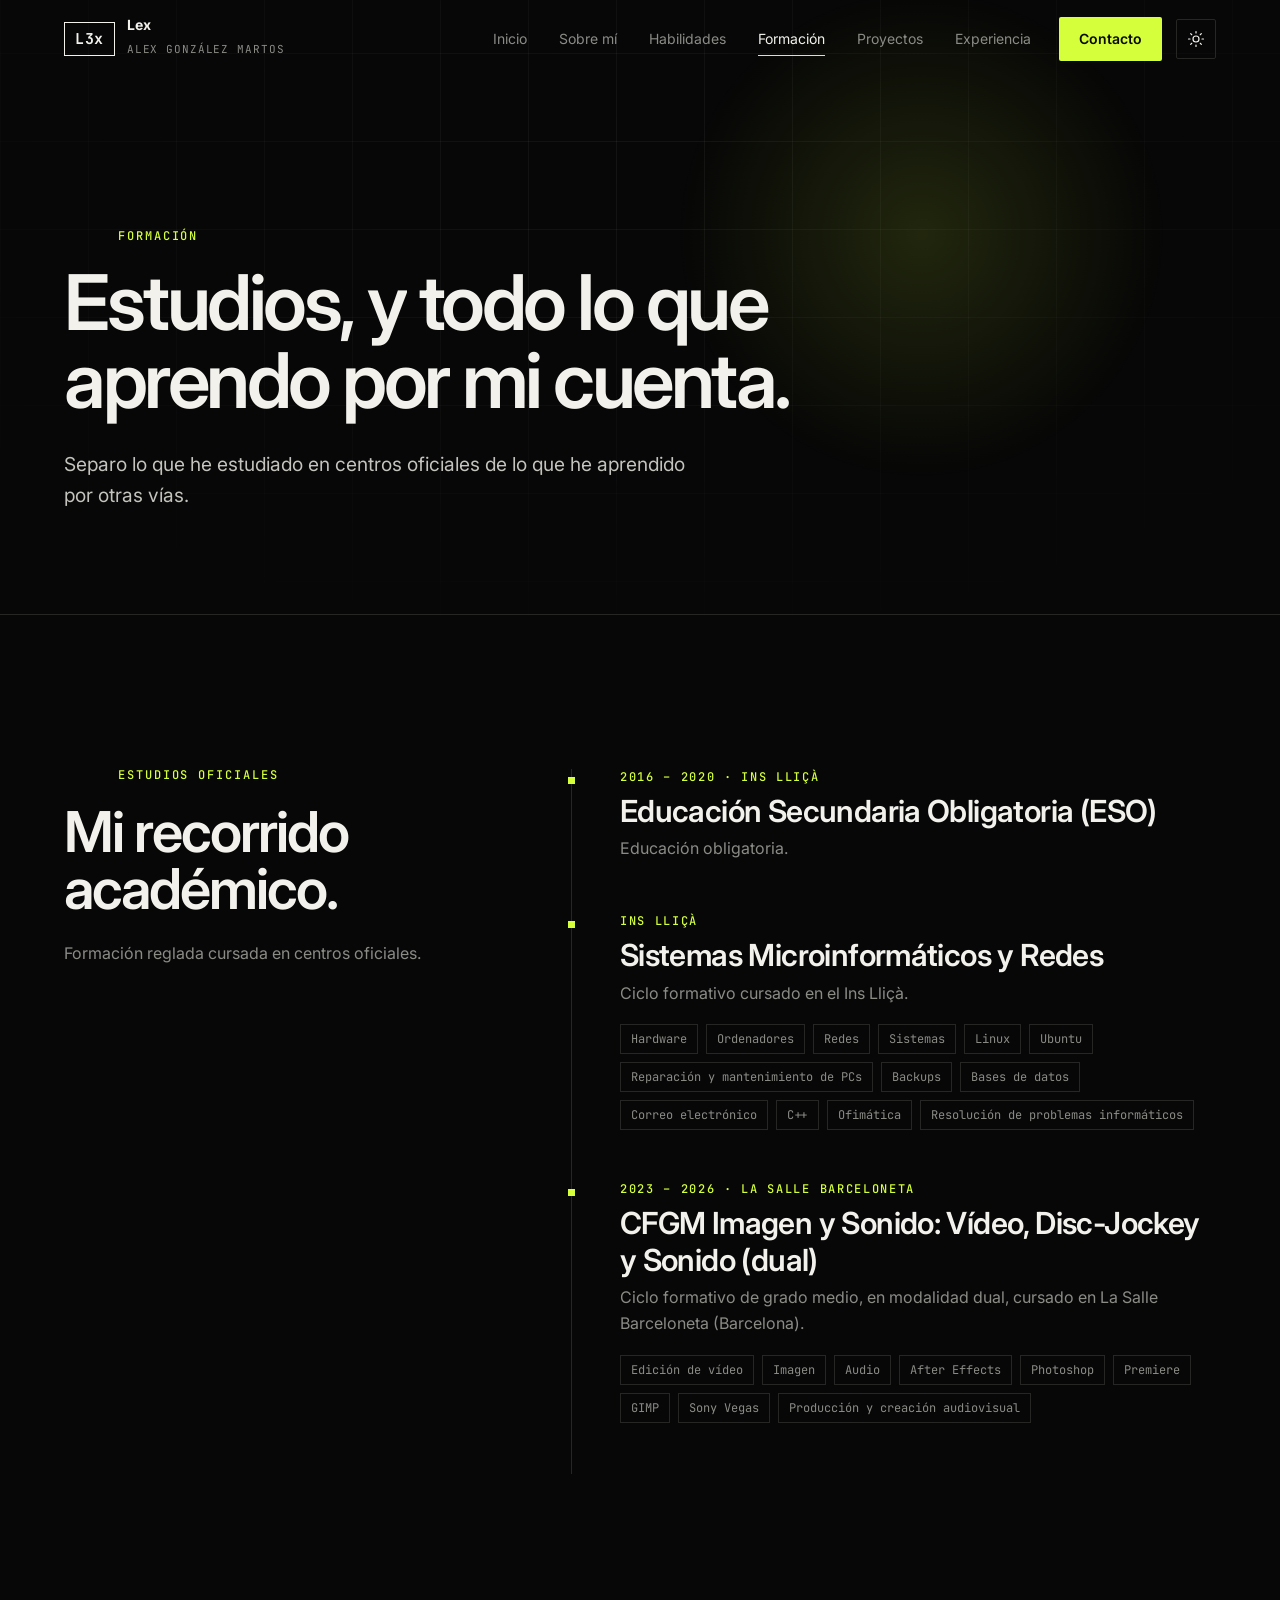
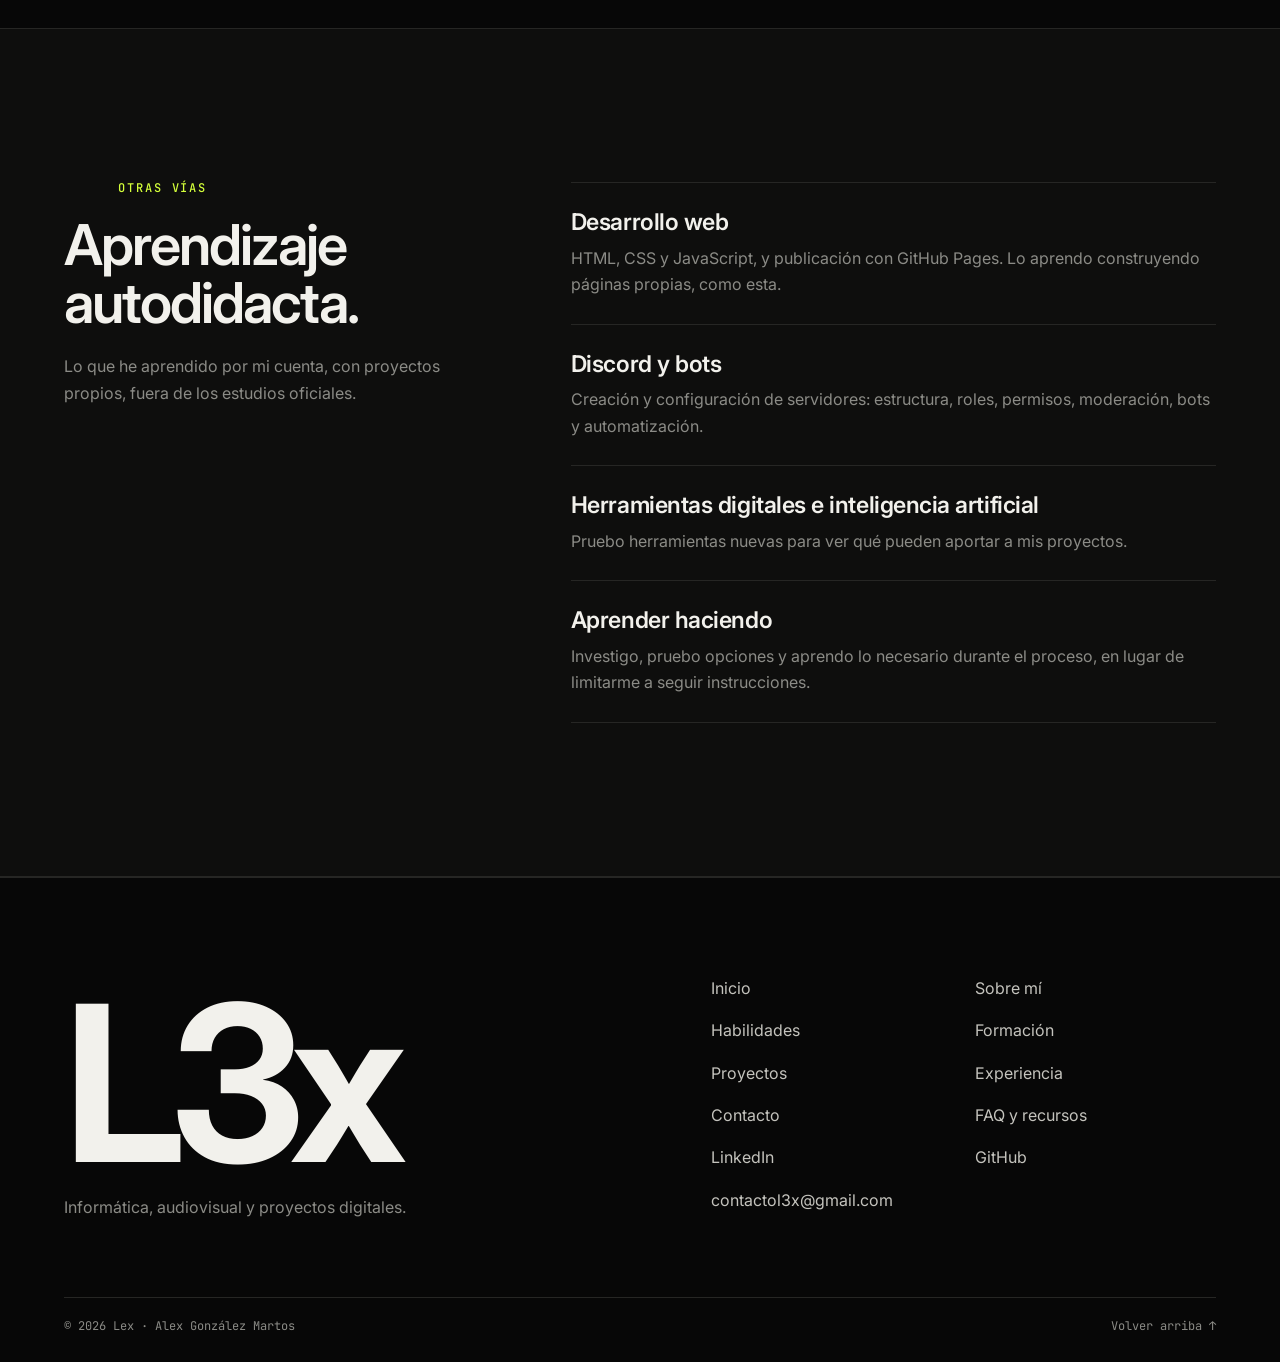
<file: formacion.html>
<!DOCTYPE html>
<html lang="es">
<head>
  <meta charset="UTF-8" />
  <meta name="viewport" content="width=device-width, initial-scale=1.0, viewport-fit=cover" />
  <title>Formación | Lex</title>
  <meta name="description" content="Formación de Lex: Sistemas Microinformáticos y Redes (Ins Lliçà), Vídeo Disc-Jockey y Sonido (La Salle Barceloneta) y aprendizaje autodidacta." />
  <meta name="theme-color" content="#070707" />
  <link rel="canonical" href="https://l3xatm.github.io/l3xssj.github.io/formacion.html" />
  <link rel="icon" href="assets/img/favicon.svg" type="image/svg+xml" />
  <meta property="og:type" content="website" />
  <meta property="og:site_name" content="Lex · Alex González Martos" />
  <meta property="og:locale" content="es_ES" />
  <meta property="og:title" content="Formación | Lex" />
  <meta property="og:description" content="Formación de Lex: Sistemas Microinformáticos y Redes (Ins Lliçà), Vídeo Disc-Jockey y Sonido (La Salle Barceloneta) y aprendizaje autodidacta." />
  <meta property="og:url" content="https://l3xatm.github.io/l3xssj.github.io/formacion.html" />
  <meta name="twitter:card" content="summary" />
  <meta name="twitter:title" content="Formación | Lex" />
  <meta name="twitter:description" content="Formación de Lex: Sistemas Microinformáticos y Redes (Ins Lliçà), Vídeo Disc-Jockey y Sonido (La Salle Barceloneta) y aprendizaje autodidacta." />
  <script>(function(r,s){r.classList.add("js");try{s=localStorage.getItem("l3x-theme")}catch(e){}r.dataset.theme=s==="light"?"light":"dark";try{if(!sessionStorage.getItem("l3x")){r.classList.add("is-intro");sessionStorage.setItem("l3x","1")}}catch(e){}})(document.documentElement)</script>
  <link rel="preconnect" href="https://fonts.googleapis.com" />
  <link rel="preconnect" href="https://fonts.gstatic.com" crossorigin />
  <link href="https://fonts.googleapis.com/css2?family=Inter:wght@400;500;600;700&family=JetBrains+Mono:wght@400;500;600;700&display=swap" rel="stylesheet" />
  <link rel="stylesheet" href="assets/css/styles.css" />
</head>
<body id="top" data-page="formacion">
  <a class="skip-link" href="#contenido">Saltar al contenido</a>
  <div class="curtain" aria-hidden="true"><span class="curtain-label">Formación</span></div>
  <div class="loader" aria-hidden="true">
    <span class="ld-corner tl"></span><span class="ld-corner tr"></span><span class="ld-corner bl"></span><span class="ld-corner br"></span>
    <span class="ld-tech tl">L3x / Portfolio</span><span class="ld-tech tr">Alex González Martos</span>
    <span class="ld-tech bl">Informática · Audiovisual</span><span class="ld-tech br">ES / CA / EN B1–B2</span>
    <div class="ld-center">
      <div class="ld-mark"><span>L3x</span></div>
      <p class="ld-init"><i></i>Iniciando entorno</p>
      <div class="ld-row"><div class="ld-bar"></div><span class="ld-pct"></span></div>
    </div>
  </div>
  <header class="site-header">
    <nav class="nav" aria-label="Navegación principal">
      <a class="brand" href="index.html" aria-label="Inicio de Lex"><span class="brand-mark">L3x</span><span class="brand-copy"><strong>Lex</strong><small>Alex González Martos</small></span></a>
      <button class="nav-toggle" type="button" aria-expanded="false" aria-controls="main-menu" aria-label="Abrir menú"><span></span><span></span><span></span></button>
      <ul class="nav-links" id="main-menu"><li><a href="index.html">Inicio</a></li><li><a href="sobre-l3x.html">Sobre mí</a></li><li><a href="habilidades.html">Habilidades</a></li><li><a href="formacion.html" aria-current="page">Formación</a></li><li><a href="proyectos.html">Proyectos</a></li><li><a href="experiencia.html">Experiencia</a></li><li><a class="nav-cta" href="contacto.html">Contacto</a></li></ul>
      <button class="theme-toggle" type="button" aria-label="Cambiar a modo claro"><svg viewBox="0 0 24 24" aria-hidden="true"><g class="i-sun"><circle cx="12" cy="12" r="4"/><path d="M12 2v2M12 20v2M2 12h2M20 12h2M4.9 4.9l1.4 1.4M17.7 17.7l1.4 1.4M19.1 4.9l-1.4 1.4M6.3 17.7l-1.4 1.4"/></g><path class="i-moon" d="M20 14.5A8 8 0 0 1 9.5 4a8 8 0 1 0 10.5 10.5z"/></svg></button>
    </nav>
  </header>
  <main id="contenido">
    <section class="page-hero section-bleed">
      <div class="container narrow reveal">
        <p class="eyebrow">Formación</p>
        <h1>Estudios, y todo lo que aprendo por mi cuenta.</h1>
        <p>Separo lo que he estudiado en centros oficiales de lo que he aprendido por otras vías.</p>
      </div>
    </section>

    <section class="section">
      <div class="container split">
        <div class="section-heading reveal">
          <p class="eyebrow">Estudios oficiales</p>
          <h2>Mi recorrido académico.</h2>
          <p>Formación reglada cursada en centros oficiales.</p>
        </div>
        <ol class="timeline reveal">
          <li>
            <p class="when">2016 – 2020 · Ins Lliçà</p>
            <h3>Educación Secundaria Obligatoria (ESO)</h3>
            <p class="meta">Educación obligatoria.</p>
          </li>
          <li>
            <p class="when">Ins Lliçà</p>
            <h3>Sistemas Microinformáticos y Redes</h3>
            <p class="meta">Ciclo formativo cursado en el Ins Lliçà.</p>
            <ul class="tags"><li>Hardware</li><li>Ordenadores</li><li>Redes</li><li>Sistemas</li><li>Linux</li><li>Ubuntu</li><li>Reparación y mantenimiento de PCs</li><li>Backups</li><li>Bases de datos</li><li>Correo electrónico</li><li>C++</li><li>Ofimática</li><li>Resolución de problemas informáticos</li></ul>
          </li>
          <li>
            <p class="when">2023 – 2026 · La Salle Barceloneta</p>
            <h3>CFGM Imagen y Sonido: Vídeo, Disc-Jockey y Sonido (dual)</h3>
            <p class="meta">Ciclo formativo de grado medio, en modalidad dual, cursado en La Salle Barceloneta (Barcelona).</p>
            <ul class="tags"><li>Edición de vídeo</li><li>Imagen</li><li>Audio</li><li>After Effects</li><li>Photoshop</li><li>Premiere</li><li>GIMP</li><li>Sony Vegas</li><li>Producción y creación audiovisual</li></ul>
          </li>
          <!-- Para añadir un estudio: duplica un <li>. Pon en <p class="when"> el periodo (por ejemplo «2019 – 2021») y mantén la lista en orden cronológico. No marques como finalizada ninguna titulación que no esté obtenida. -->
        </ol>
      </div>
    </section>

    <section class="section section-dark">
      <div class="container split">
        <div class="section-heading reveal">
          <p class="eyebrow">Otras vías</p>
          <h2>Aprendizaje autodidacta.</h2>
          <p>Lo que he aprendido por mi cuenta, con proyectos propios, fuera de los estudios oficiales.</p>
        </div>
        <div class="activity reveal">
          <div><h3>Desarrollo web</h3><p>HTML, CSS y JavaScript, y publicación con GitHub Pages. Lo aprendo construyendo páginas propias, como esta.</p></div>
          <div><h3>Discord y bots</h3><p>Creación y configuración de servidores: estructura, roles, permisos, moderación, bots y automatización.</p></div>
          <div><h3>Herramientas digitales e inteligencia artificial</h3><p>Pruebo herramientas nuevas para ver qué pueden aportar a mis proyectos.</p></div>
          <div><h3>Aprender haciendo</h3><p>Investigo, pruebo opciones y aprendo lo necesario durante el proceso, en lugar de limitarme a seguir instrucciones.</p></div>
        </div>
      </div>
      <!-- Cursos y certificaciones: cuando los tengas, añade aquí una sección como «Estudios oficiales», con nombre, entidad, fecha y enlace al certificado. No se muestra ningún curso hasta que exista. -->
    </section>
  </main>
  <footer class="site-footer">
    <div class="container footer-grid">
      <div><strong>L3x</strong><p>Informática, audiovisual y proyectos digitales.</p></div>
      <nav aria-label="Navegación secundaria">
        <a href="index.html">Inicio</a><a href="sobre-l3x.html">Sobre mí</a><a href="habilidades.html">Habilidades</a><a href="formacion.html">Formación</a><a href="proyectos.html">Proyectos</a><a href="experiencia.html">Experiencia</a><a href="contacto.html">Contacto</a>
        <a href="recursos.html">FAQ y recursos</a>
        <a href="https://www.linkedin.com/in/alex-gonz%C3%A1lez-martos-838162229/" target="_blank" rel="noopener noreferrer">LinkedIn</a>
        <a href="https://github.com/L3xATM" target="_blank" rel="noopener noreferrer">GitHub</a>
        <a href="mailto:contactol3x@gmail.com">contactol3x@gmail.com</a>
      </nav>
    </div>
    <div class="container footer-base"><span>&copy; <span data-year>2026</span> Lex &middot; Alex González Martos</span><a href="#top">Volver arriba &uarr;</a></div>
  </footer>
  <script src="assets/js/main.js"></script>
</body>
</html>
</file>
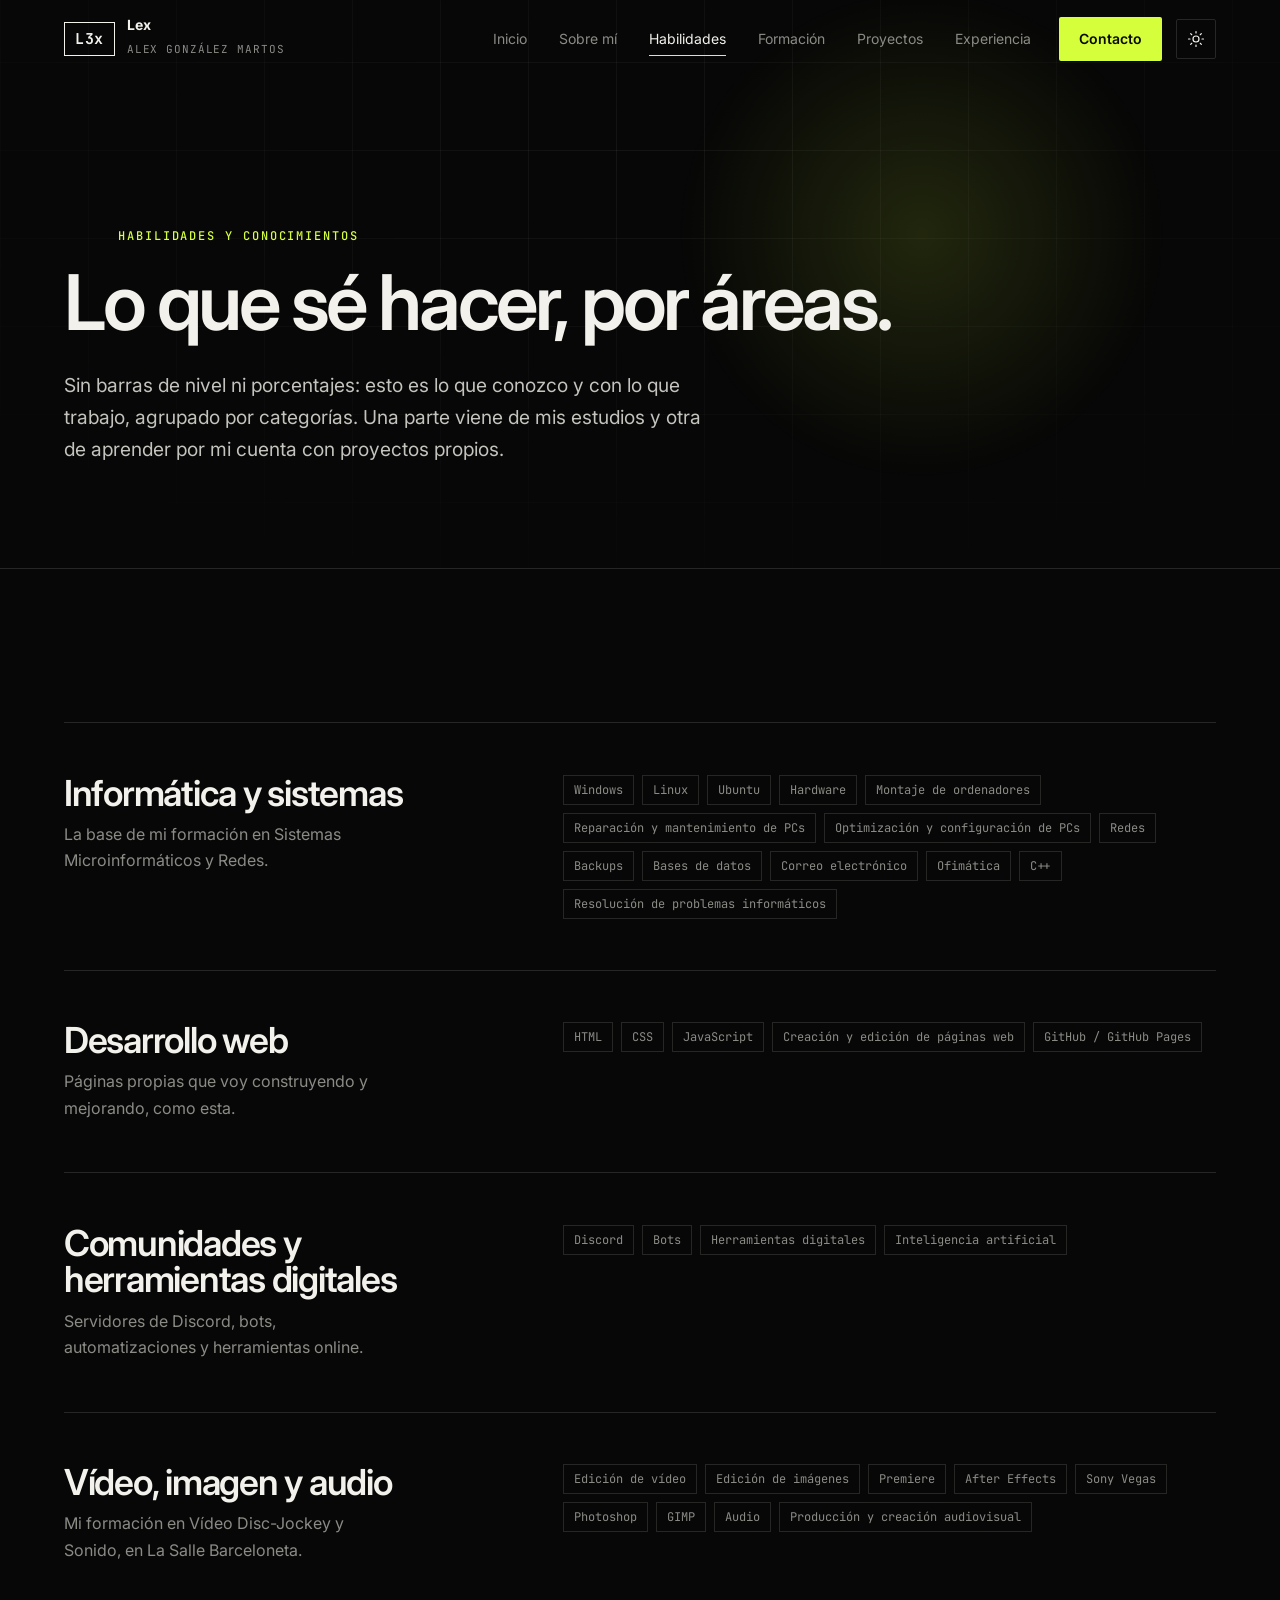
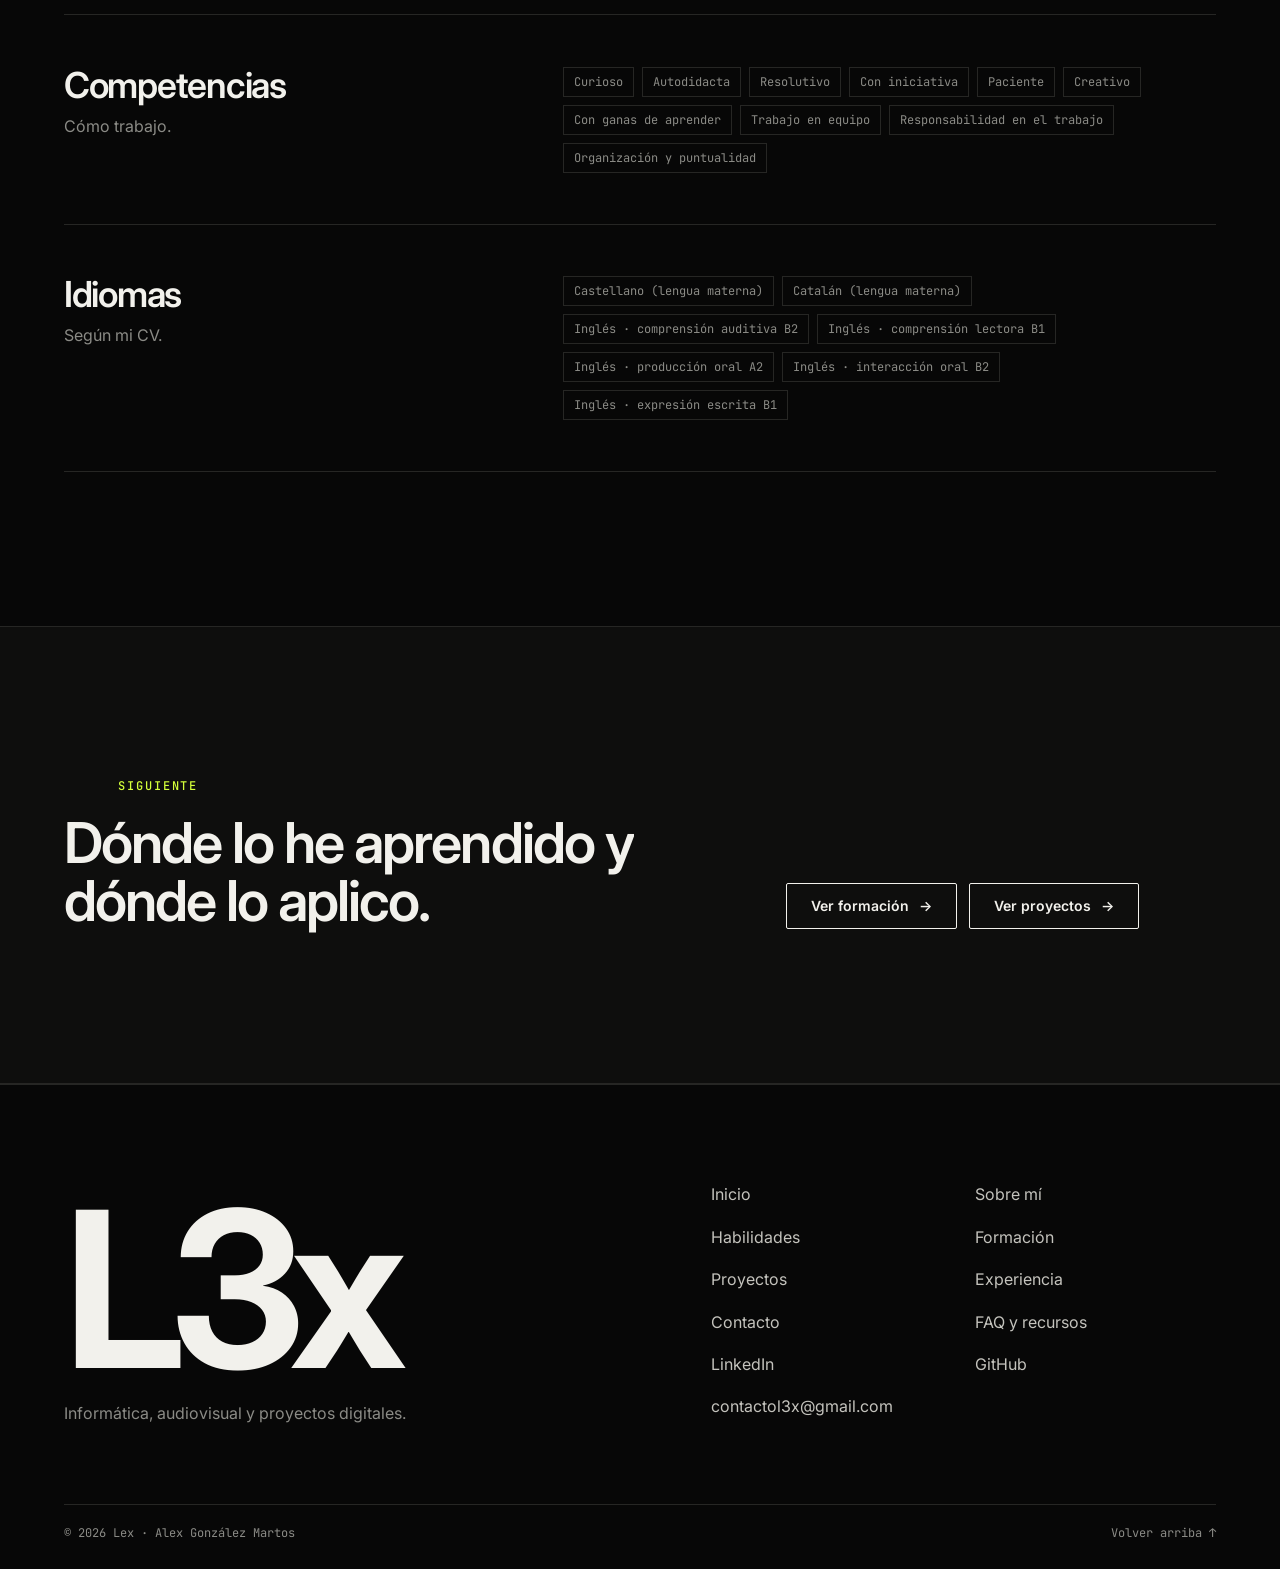
<file: habilidades.html>
<!DOCTYPE html>
<html lang="es">
<head>
  <meta charset="UTF-8" />
  <meta name="viewport" content="width=device-width, initial-scale=1.0, viewport-fit=cover" />
  <title>Habilidades y conocimientos | Lex</title>
  <meta name="description" content="Conocimientos de Lex por categorías: informática y sistemas, desarrollo web, comunidades digitales, vídeo e imagen, competencias e idiomas." />
  <meta name="theme-color" content="#070707" />
  <link rel="canonical" href="https://l3xatm.github.io/l3xssj.github.io/habilidades.html" />
  <link rel="icon" href="assets/img/favicon.svg" type="image/svg+xml" />
  <meta property="og:type" content="website" />
  <meta property="og:site_name" content="Lex · Alex González Martos" />
  <meta property="og:locale" content="es_ES" />
  <meta property="og:title" content="Habilidades y conocimientos | Lex" />
  <meta property="og:description" content="Conocimientos de Lex por categorías: informática y sistemas, desarrollo web, comunidades digitales, vídeo e imagen, competencias e idiomas." />
  <meta property="og:url" content="https://l3xatm.github.io/l3xssj.github.io/habilidades.html" />
  <meta name="twitter:card" content="summary" />
  <meta name="twitter:title" content="Habilidades y conocimientos | Lex" />
  <meta name="twitter:description" content="Conocimientos de Lex por categorías: informática y sistemas, desarrollo web, comunidades digitales, vídeo e imagen, competencias e idiomas." />
  <script>(function(r,s){r.classList.add("js");try{s=localStorage.getItem("l3x-theme")}catch(e){}r.dataset.theme=s==="light"?"light":"dark";try{if(!sessionStorage.getItem("l3x")){r.classList.add("is-intro");sessionStorage.setItem("l3x","1")}}catch(e){}})(document.documentElement)</script>
  <link rel="preconnect" href="https://fonts.googleapis.com" />
  <link rel="preconnect" href="https://fonts.gstatic.com" crossorigin />
  <link href="https://fonts.googleapis.com/css2?family=Inter:wght@400;500;600;700&family=JetBrains+Mono:wght@400;500;600;700&display=swap" rel="stylesheet" />
  <link rel="stylesheet" href="assets/css/styles.css" />
</head>
<body id="top" data-page="habilidades">
  <a class="skip-link" href="#contenido">Saltar al contenido</a>
  <div class="curtain" aria-hidden="true"><span class="curtain-label">Habilidades</span></div>
  <div class="loader" aria-hidden="true">
    <span class="ld-corner tl"></span><span class="ld-corner tr"></span><span class="ld-corner bl"></span><span class="ld-corner br"></span>
    <span class="ld-tech tl">L3x / Portfolio</span><span class="ld-tech tr">Alex González Martos</span>
    <span class="ld-tech bl">Informática · Audiovisual</span><span class="ld-tech br">ES / CA / EN B1–B2</span>
    <div class="ld-center">
      <div class="ld-mark"><span>L3x</span></div>
      <p class="ld-init"><i></i>Iniciando entorno</p>
      <div class="ld-row"><div class="ld-bar"></div><span class="ld-pct"></span></div>
    </div>
  </div>
  <header class="site-header">
    <nav class="nav" aria-label="Navegación principal">
      <a class="brand" href="index.html" aria-label="Inicio de Lex"><span class="brand-mark">L3x</span><span class="brand-copy"><strong>Lex</strong><small>Alex González Martos</small></span></a>
      <button class="nav-toggle" type="button" aria-expanded="false" aria-controls="main-menu" aria-label="Abrir menú"><span></span><span></span><span></span></button>
      <ul class="nav-links" id="main-menu"><li><a href="index.html">Inicio</a></li><li><a href="sobre-l3x.html">Sobre mí</a></li><li><a href="habilidades.html" aria-current="page">Habilidades</a></li><li><a href="formacion.html">Formación</a></li><li><a href="proyectos.html">Proyectos</a></li><li><a href="experiencia.html">Experiencia</a></li><li><a class="nav-cta" href="contacto.html">Contacto</a></li></ul>
      <button class="theme-toggle" type="button" aria-label="Cambiar a modo claro"><svg viewBox="0 0 24 24" aria-hidden="true"><g class="i-sun"><circle cx="12" cy="12" r="4"/><path d="M12 2v2M12 20v2M2 12h2M20 12h2M4.9 4.9l1.4 1.4M17.7 17.7l1.4 1.4M19.1 4.9l-1.4 1.4M6.3 17.7l-1.4 1.4"/></g><path class="i-moon" d="M20 14.5A8 8 0 0 1 9.5 4a8 8 0 1 0 10.5 10.5z"/></svg></button>
    </nav>
  </header>
  <main id="contenido">
    <section class="page-hero section-bleed">
      <div class="container narrow reveal">
        <p class="eyebrow">Habilidades y conocimientos</p>
        <h1>Lo que sé hacer, por áreas.</h1>
        <p>Sin barras de nivel ni porcentajes: esto es lo que conozco y con lo que trabajo, agrupado por categorías. Una parte viene de mis estudios y otra de aprender por mi cuenta con proyectos propios.</p>
      </div>
    </section>

    <section class="section">
      <div class="container skill-rows reveal">
        <article class="skill-row"><div><h2>Informática y sistemas</h2><p>La base de mi formación en Sistemas Microinformáticos y Redes.</p></div><ul class="tags"><li>Windows</li><li>Linux</li><li>Ubuntu</li><li>Hardware</li><li>Montaje de ordenadores</li><li>Reparación y mantenimiento de PCs</li><li>Optimización y configuración de PCs</li><li>Redes</li><li>Backups</li><li>Bases de datos</li><li>Correo electrónico</li><li>Ofimática</li><li>C++</li><li>Resolución de problemas informáticos</li></ul></article>
        <article class="skill-row"><div><h2>Desarrollo web</h2><p>Páginas propias que voy construyendo y mejorando, como esta.</p></div><ul class="tags"><li>HTML</li><li>CSS</li><li>JavaScript</li><li>Creación y edición de páginas web</li><li>GitHub / GitHub Pages</li></ul></article>
        <article class="skill-row"><div><h2>Comunidades y herramientas digitales</h2><p>Servidores de Discord, bots, automatizaciones y herramientas online.</p></div><ul class="tags"><li>Discord</li><li>Bots</li><li>Herramientas digitales</li><li>Inteligencia artificial</li></ul></article>
        <article class="skill-row"><div><h2>Vídeo, imagen y audio</h2><p>Mi formación en Vídeo Disc-Jockey y Sonido, en La Salle Barceloneta.</p></div><ul class="tags"><li>Edición de vídeo</li><li>Edición de imágenes</li><li>Premiere</li><li>After Effects</li><li>Sony Vegas</li><li>Photoshop</li><li>GIMP</li><li>Audio</li><li>Producción y creación audiovisual</li></ul></article>
        <article class="skill-row"><div><h2>Competencias</h2><p>Cómo trabajo.</p></div><ul class="tags"><li>Curioso</li><li>Autodidacta</li><li>Resolutivo</li><li>Con iniciativa</li><li>Paciente</li><li>Creativo</li><li>Con ganas de aprender</li><li>Trabajo en equipo</li><li>Responsabilidad en el trabajo</li><li>Organización y puntualidad</li></ul></article>
        <article class="skill-row"><div><h2>Idiomas</h2><p>Según mi CV.</p></div><ul class="tags"><li>Castellano (lengua materna)</li><li>Catalán (lengua materna)</li><li>Inglés · comprensión auditiva B2</li><li>Inglés · comprensión lectora B1</li><li>Inglés · producción oral A2</li><li>Inglés · interacción oral B2</li><li>Inglés · expresión escrita B1</li></ul></article>
        <!-- Para añadir una habilidad: añade un <li> a la lista de su categoría. Para una categoría nueva, duplica un bloque <article class="skill-row"> completo. No se usan niveles ni porcentajes. -->
      </div>
    </section>

    <section class="section section-dark">
      <div class="container cta-grid reveal">
        <div><p class="eyebrow">Siguiente</p><h2>Dónde lo he aprendido y dónde lo aplico.</h2></div>
        <div><div class="button-row"><a class="button button-light" href="formacion.html">Ver formación</a><a class="button button-light" href="proyectos.html">Ver proyectos</a></div></div>
      </div>
    </section>
  </main>
  <footer class="site-footer">
    <div class="container footer-grid">
      <div><strong>L3x</strong><p>Informática, audiovisual y proyectos digitales.</p></div>
      <nav aria-label="Navegación secundaria">
        <a href="index.html">Inicio</a><a href="sobre-l3x.html">Sobre mí</a><a href="habilidades.html">Habilidades</a><a href="formacion.html">Formación</a><a href="proyectos.html">Proyectos</a><a href="experiencia.html">Experiencia</a><a href="contacto.html">Contacto</a>
        <a href="recursos.html">FAQ y recursos</a>
        <a href="https://www.linkedin.com/in/alex-gonz%C3%A1lez-martos-838162229/" target="_blank" rel="noopener noreferrer">LinkedIn</a>
        <a href="https://github.com/L3xATM" target="_blank" rel="noopener noreferrer">GitHub</a>
        <a href="mailto:contactol3x@gmail.com">contactol3x@gmail.com</a>
      </nav>
    </div>
    <div class="container footer-base"><span>&copy; <span data-year>2026</span> Lex &middot; Alex González Martos</span><a href="#top">Volver arriba &uarr;</a></div>
  </footer>
  <script src="assets/js/main.js"></script>
</body>
</html>
</file>
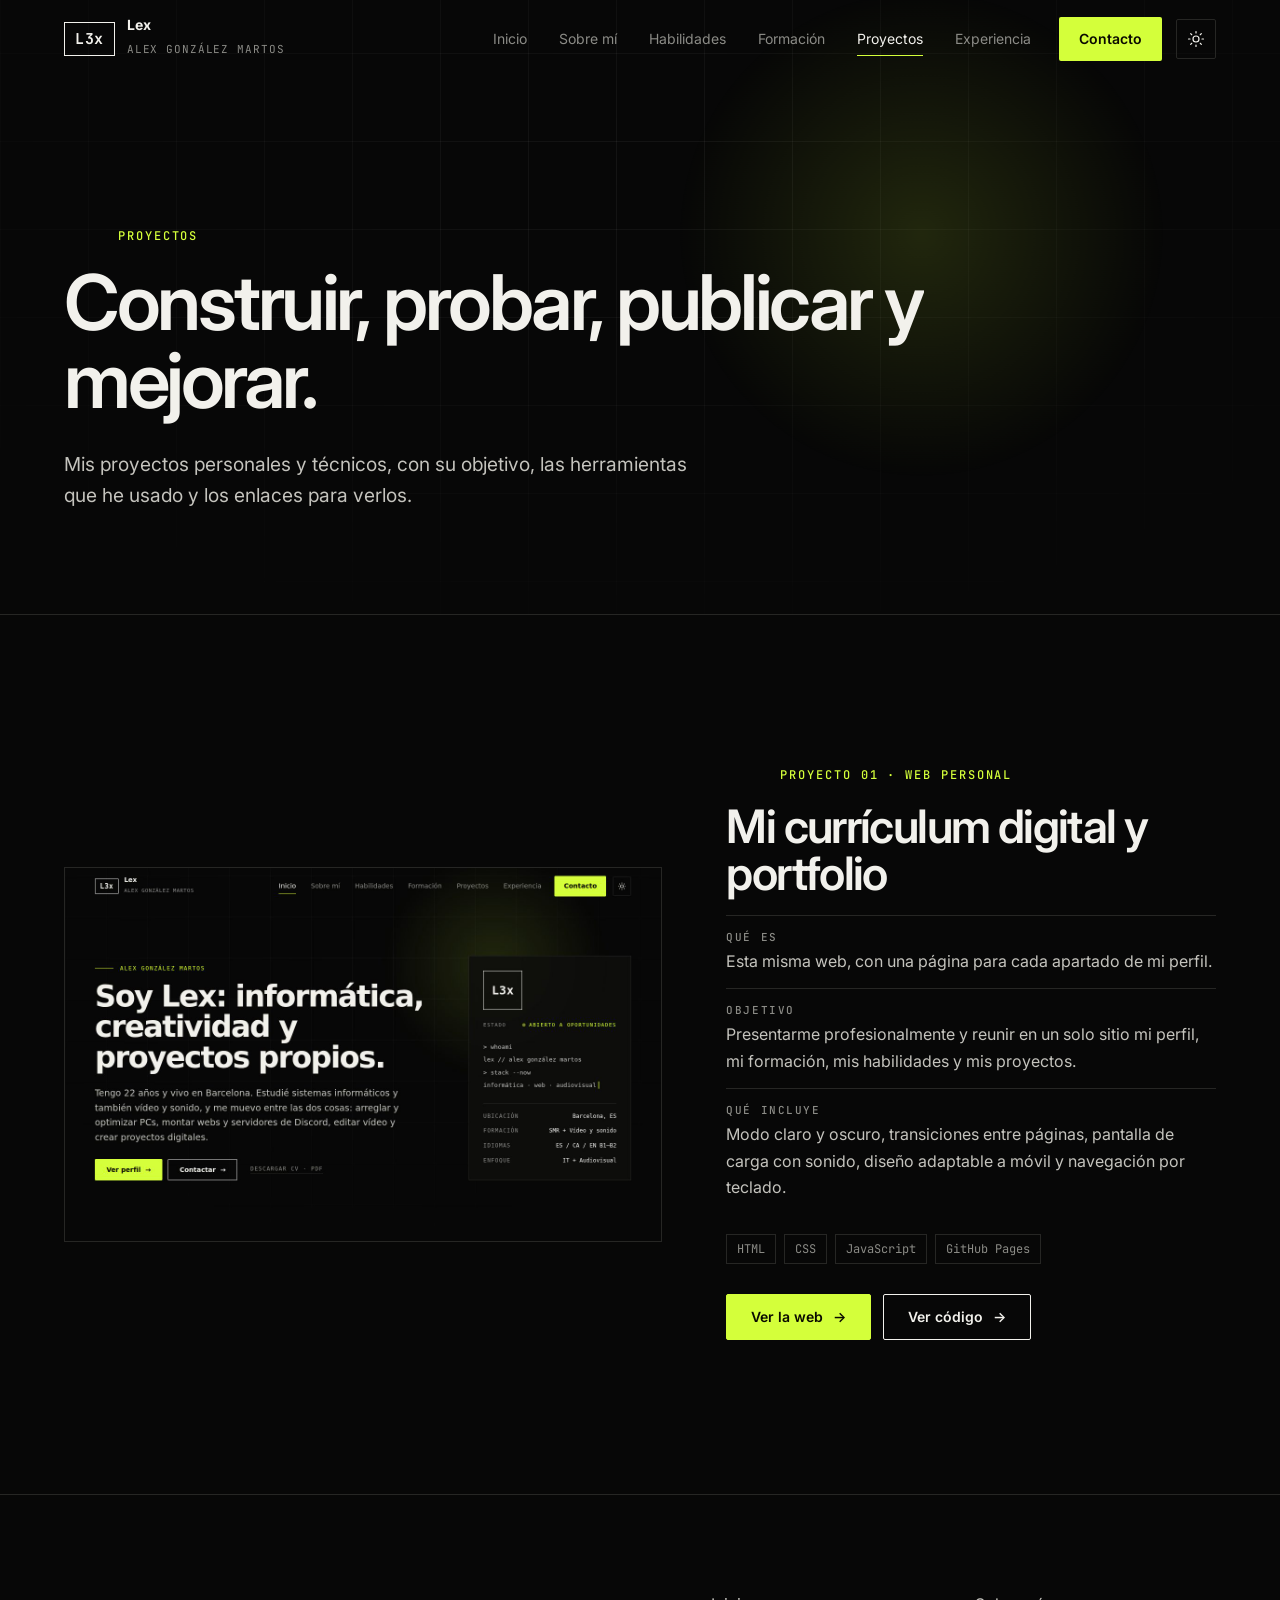
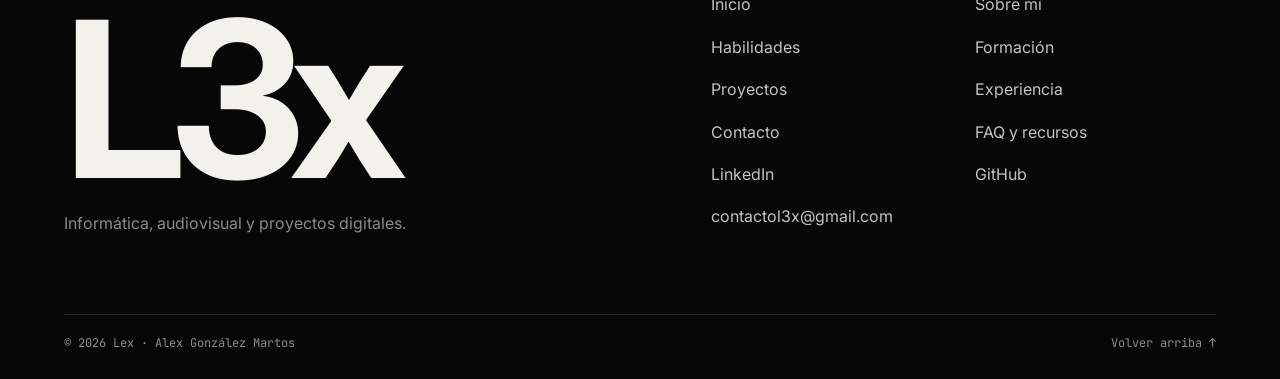
<file: proyectos.html>
<!DOCTYPE html>
<html lang="es">
<head>
  <meta charset="UTF-8" />
  <meta name="viewport" content="width=device-width, initial-scale=1.0, viewport-fit=cover" />
  <title>Proyectos | Lex</title>
  <meta name="description" content="Proyectos personales y técnicos de Lex: objetivo, tecnologías utilizadas y enlaces." />
  <meta name="theme-color" content="#070707" />
  <link rel="canonical" href="https://l3xatm.github.io/l3xssj.github.io/proyectos.html" />
  <link rel="icon" href="assets/img/favicon.svg" type="image/svg+xml" />
  <meta property="og:type" content="website" />
  <meta property="og:site_name" content="Lex · Alex González Martos" />
  <meta property="og:locale" content="es_ES" />
  <meta property="og:title" content="Proyectos | Lex" />
  <meta property="og:description" content="Proyectos personales y técnicos de Lex: objetivo, tecnologías utilizadas y enlaces." />
  <meta property="og:url" content="https://l3xatm.github.io/l3xssj.github.io/proyectos.html" />
  <meta name="twitter:card" content="summary" />
  <meta name="twitter:title" content="Proyectos | Lex" />
  <meta name="twitter:description" content="Proyectos personales y técnicos de Lex: objetivo, tecnologías utilizadas y enlaces." />
  <script>(function(r,s){r.classList.add("js");try{s=localStorage.getItem("l3x-theme")}catch(e){}r.dataset.theme=s==="light"?"light":"dark";try{if(!sessionStorage.getItem("l3x")){r.classList.add("is-intro");sessionStorage.setItem("l3x","1")}}catch(e){}})(document.documentElement)</script>
  <link rel="preconnect" href="https://fonts.googleapis.com" />
  <link rel="preconnect" href="https://fonts.gstatic.com" crossorigin />
  <link href="https://fonts.googleapis.com/css2?family=Inter:wght@400;500;600;700&family=JetBrains+Mono:wght@400;500;600;700&display=swap" rel="stylesheet" />
  <link rel="stylesheet" href="assets/css/styles.css" />
</head>
<body id="top" data-page="proyectos">
  <a class="skip-link" href="#contenido">Saltar al contenido</a>
  <div class="curtain" aria-hidden="true"><span class="curtain-label">Proyectos</span></div>
  <div class="loader" aria-hidden="true">
    <span class="ld-corner tl"></span><span class="ld-corner tr"></span><span class="ld-corner bl"></span><span class="ld-corner br"></span>
    <span class="ld-tech tl">L3x / Portfolio</span><span class="ld-tech tr">Alex González Martos</span>
    <span class="ld-tech bl">Informática · Audiovisual</span><span class="ld-tech br">ES / CA / EN B1–B2</span>
    <div class="ld-center">
      <div class="ld-mark"><span>L3x</span></div>
      <p class="ld-init"><i></i>Iniciando entorno</p>
      <div class="ld-row"><div class="ld-bar"></div><span class="ld-pct"></span></div>
    </div>
  </div>
  <header class="site-header">
    <nav class="nav" aria-label="Navegación principal">
      <a class="brand" href="index.html" aria-label="Inicio de Lex"><span class="brand-mark">L3x</span><span class="brand-copy"><strong>Lex</strong><small>Alex González Martos</small></span></a>
      <button class="nav-toggle" type="button" aria-expanded="false" aria-controls="main-menu" aria-label="Abrir menú"><span></span><span></span><span></span></button>
      <ul class="nav-links" id="main-menu"><li><a href="index.html">Inicio</a></li><li><a href="sobre-l3x.html">Sobre mí</a></li><li><a href="habilidades.html">Habilidades</a></li><li><a href="formacion.html">Formación</a></li><li><a href="proyectos.html" aria-current="page">Proyectos</a></li><li><a href="experiencia.html">Experiencia</a></li><li><a class="nav-cta" href="contacto.html">Contacto</a></li></ul>
      <button class="theme-toggle" type="button" aria-label="Cambiar a modo claro"><svg viewBox="0 0 24 24" aria-hidden="true"><g class="i-sun"><circle cx="12" cy="12" r="4"/><path d="M12 2v2M12 20v2M2 12h2M20 12h2M4.9 4.9l1.4 1.4M17.7 17.7l1.4 1.4M19.1 4.9l-1.4 1.4M6.3 17.7l-1.4 1.4"/></g><path class="i-moon" d="M20 14.5A8 8 0 0 1 9.5 4a8 8 0 1 0 10.5 10.5z"/></svg></button>
    </nav>
  </header>
  <main id="contenido">
    <section class="page-hero section-bleed">
      <div class="container narrow reveal">
        <p class="eyebrow">Proyectos</p>
        <h1>Construir, probar, publicar y mejorar.</h1>
        <p>Mis proyectos personales y técnicos, con su objetivo, las herramientas que he usado y los enlaces para verlos.</p>
      </div>
    </section>

    <section class="section">
      <div class="container">
        <article class="case reveal">
          <a class="case-media" href="https://l3xatm.github.io/l3xssj.github.io/" target="_blank" rel="noopener noreferrer" aria-label="Abrir la web (se abre en una pestaña nueva)">
            <img src="assets/img/proyecto-web.jpg" width="1280" height="800" loading="lazy" alt="Captura de la página de inicio de la web personal de Lex, en modo oscuro">
          </a>
          <div class="case-body">
            <p class="eyebrow">Proyecto 01 · Web personal</p>
            <h2>Mi currículum digital y portfolio</h2>
            <dl class="case-meta">
              <div><dt>Qué es</dt><dd>Esta misma web, con una página para cada apartado de mi perfil.</dd></div>
              <div><dt>Objetivo</dt><dd>Presentarme profesionalmente y reunir en un solo sitio mi perfil, mi formación, mis habilidades y mis proyectos.</dd></div>
              <div><dt>Qué incluye</dt><dd>Modo claro y oscuro, transiciones entre páginas, pantalla de carga con sonido, diseño adaptable a móvil y navegación por teclado.</dd></div>
            </dl>
            <ul class="tags" aria-label="Tecnologías"><li>HTML</li><li>CSS</li><li>JavaScript</li><li>GitHub Pages</li></ul>
            <div class="button-row"><a class="button button-dark" href="https://l3xatm.github.io/l3xssj.github.io/" target="_blank" rel="noopener noreferrer">Ver la web</a><a class="button button-light" href="https://github.com/L3xATM/l3xssj.github.io" target="_blank" rel="noopener noreferrer">Ver código</a></div>
          </div>
        </article>
        <!-- Para añadir un proyecto: duplica el bloque <article class="case reveal"> completo (imagen en assets/img, nombre, descripción, objetivo, tecnologías y enlaces). Si no hay imagen, elimina el <a class="case-media"> y la ficha ocupará todo el ancho. -->
      </div>
    </section>
  </main>
  <footer class="site-footer">
    <div class="container footer-grid">
      <div><strong>L3x</strong><p>Informática, audiovisual y proyectos digitales.</p></div>
      <nav aria-label="Navegación secundaria">
        <a href="index.html">Inicio</a><a href="sobre-l3x.html">Sobre mí</a><a href="habilidades.html">Habilidades</a><a href="formacion.html">Formación</a><a href="proyectos.html">Proyectos</a><a href="experiencia.html">Experiencia</a><a href="contacto.html">Contacto</a>
        <a href="recursos.html">FAQ y recursos</a>
        <a href="https://www.linkedin.com/in/alex-gonz%C3%A1lez-martos-838162229/" target="_blank" rel="noopener noreferrer">LinkedIn</a>
        <a href="https://github.com/L3xATM" target="_blank" rel="noopener noreferrer">GitHub</a>
        <a href="mailto:contactol3x@gmail.com">contactol3x@gmail.com</a>
      </nav>
    </div>
    <div class="container footer-base"><span>&copy; <span data-year>2026</span> Lex &middot; Alex González Martos</span><a href="#top">Volver arriba &uarr;</a></div>
  </footer>
  <script src="assets/js/main.js"></script>
</body>
</html>
</file>
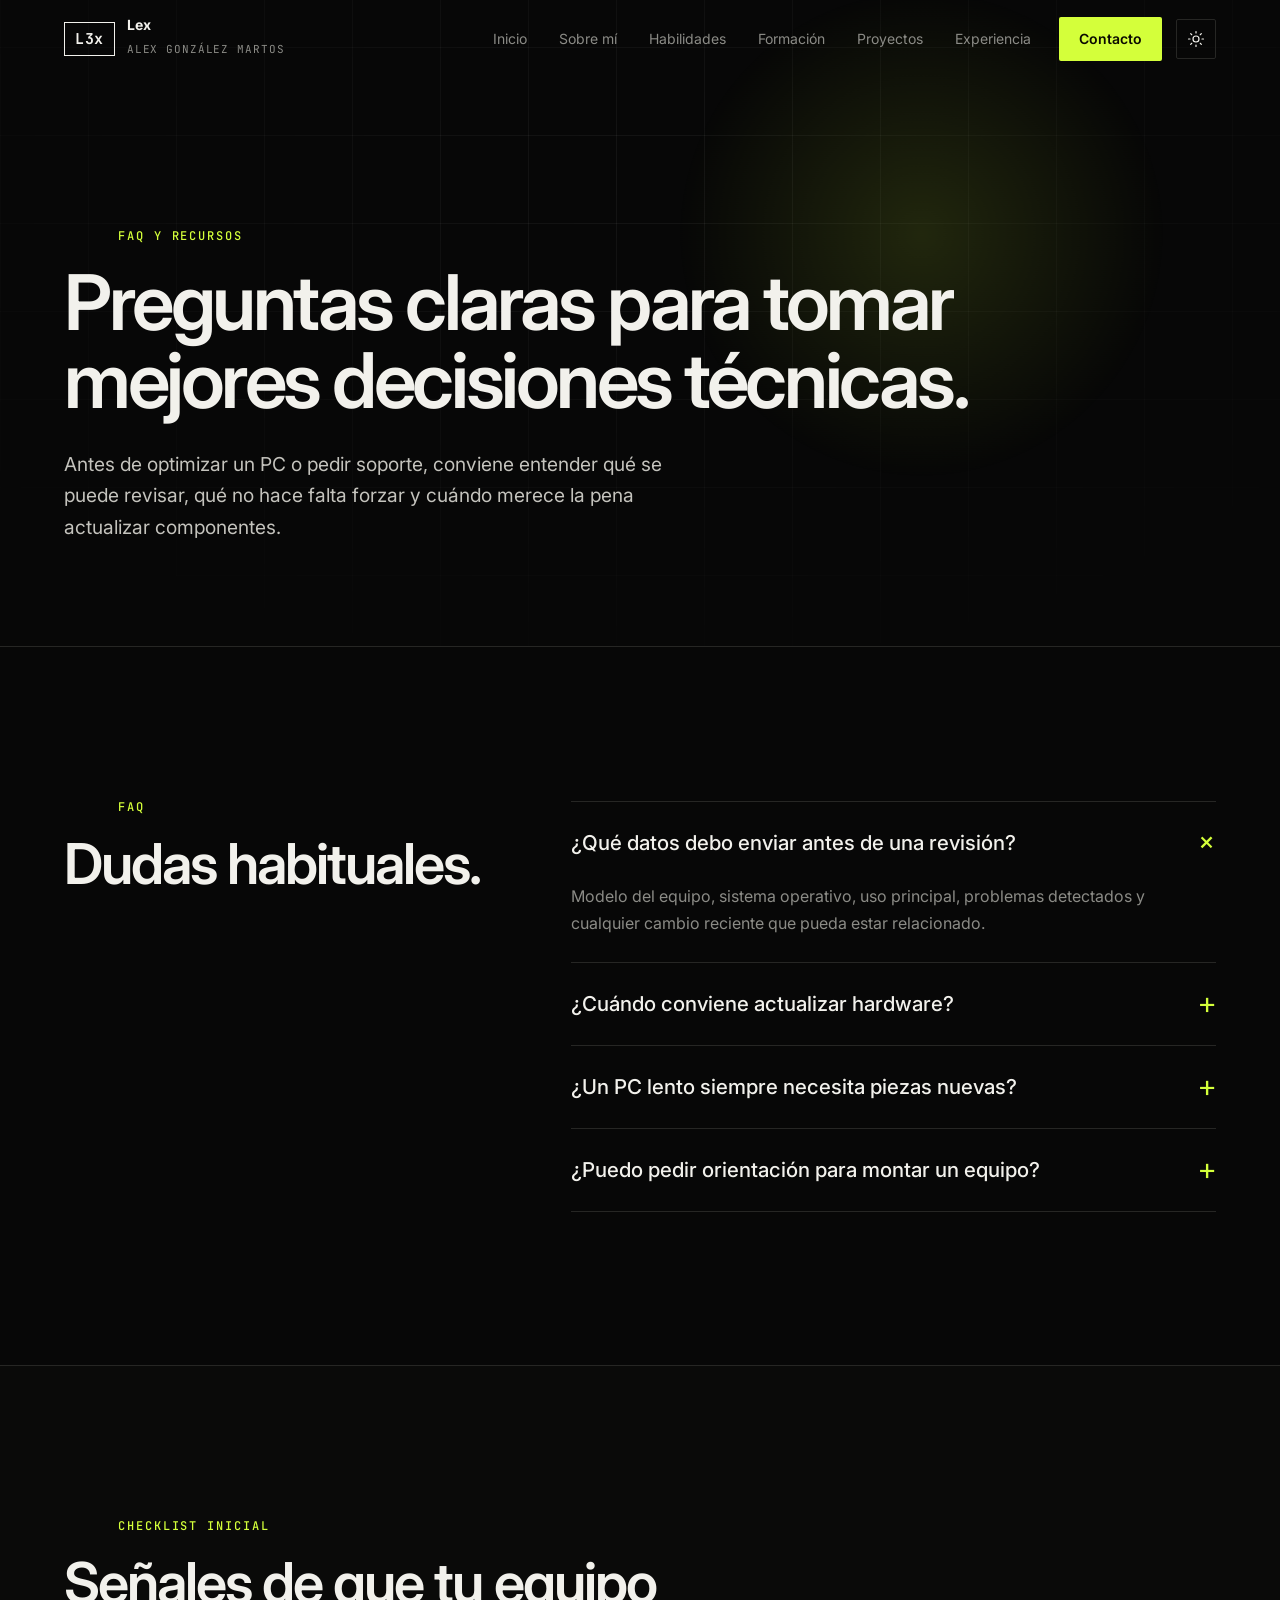
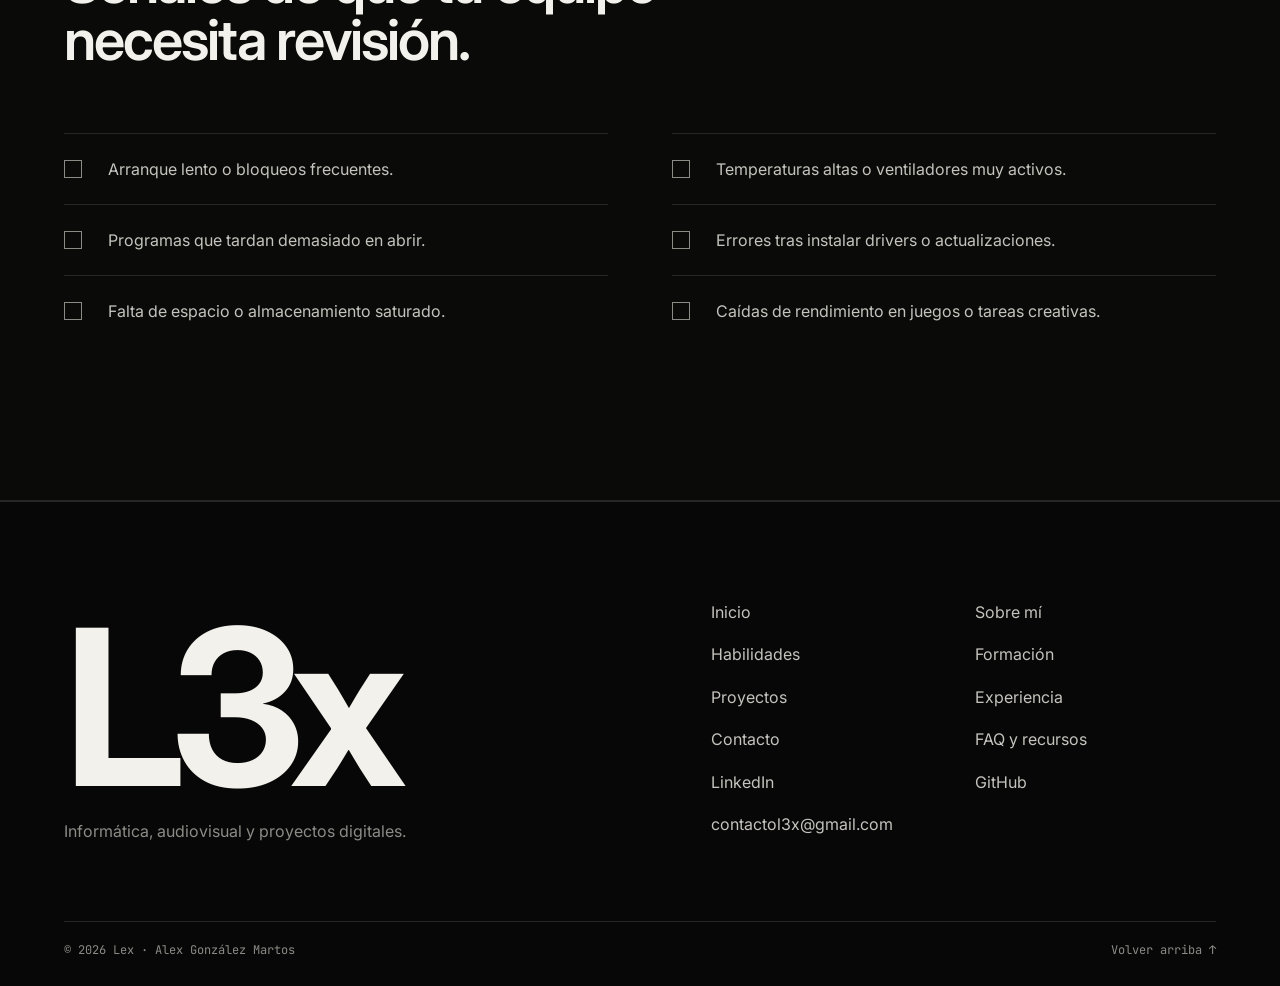
<file: recursos.html>
<!DOCTYPE html>
<html lang="es">
<head>
  <meta charset="UTF-8" />
  <meta name="viewport" content="width=device-width, initial-scale=1.0, viewport-fit=cover" />
  <title>FAQ y recursos | Lex</title>
  <meta name="description" content="Preguntas frecuentes y checklist básico sobre soporte técnico y optimización de PCs." />
  <meta name="theme-color" content="#070707" />
  <link rel="canonical" href="https://l3xatm.github.io/l3xssj.github.io/recursos.html" />
  <link rel="icon" href="assets/img/favicon.svg" type="image/svg+xml" />
  <meta property="og:type" content="website" />
  <meta property="og:site_name" content="Lex · Alex González Martos" />
  <meta property="og:locale" content="es_ES" />
  <meta property="og:title" content="FAQ y recursos | Lex" />
  <meta property="og:description" content="Preguntas frecuentes y checklist básico sobre soporte técnico y optimización de PCs." />
  <meta property="og:url" content="https://l3xatm.github.io/l3xssj.github.io/recursos.html" />
  <meta name="twitter:card" content="summary" />
  <meta name="twitter:title" content="FAQ y recursos | Lex" />
  <meta name="twitter:description" content="Preguntas frecuentes y checklist básico sobre soporte técnico y optimización de PCs." />
  <script>(function(r,s){r.classList.add("js");try{s=localStorage.getItem("l3x-theme")}catch(e){}r.dataset.theme=s==="light"?"light":"dark";try{if(!sessionStorage.getItem("l3x")){r.classList.add("is-intro");sessionStorage.setItem("l3x","1")}}catch(e){}})(document.documentElement)</script>
  <link rel="preconnect" href="https://fonts.googleapis.com" />
  <link rel="preconnect" href="https://fonts.gstatic.com" crossorigin />
  <link href="https://fonts.googleapis.com/css2?family=Inter:wght@400;500;600;700&family=JetBrains+Mono:wght@400;500;600;700&display=swap" rel="stylesheet" />
  <link rel="stylesheet" href="assets/css/styles.css" />
</head>
<body id="top" data-page="recursos">
  <a class="skip-link" href="#contenido">Saltar al contenido</a>
  <div class="curtain" aria-hidden="true"><span class="curtain-label">FAQ</span></div>
  <div class="loader" aria-hidden="true">
    <span class="ld-corner tl"></span><span class="ld-corner tr"></span><span class="ld-corner bl"></span><span class="ld-corner br"></span>
    <span class="ld-tech tl">L3x / Portfolio</span><span class="ld-tech tr">Alex González Martos</span>
    <span class="ld-tech bl">Informática · Audiovisual</span><span class="ld-tech br">ES / CA / EN B1–B2</span>
    <div class="ld-center">
      <div class="ld-mark"><span>L3x</span></div>
      <p class="ld-init"><i></i>Iniciando entorno</p>
      <div class="ld-row"><div class="ld-bar"></div><span class="ld-pct"></span></div>
    </div>
  </div>
  <header class="site-header">
    <nav class="nav" aria-label="Navegación principal">
      <a class="brand" href="index.html" aria-label="Inicio de Lex"><span class="brand-mark">L3x</span><span class="brand-copy"><strong>Lex</strong><small>Alex González Martos</small></span></a>
      <button class="nav-toggle" type="button" aria-expanded="false" aria-controls="main-menu" aria-label="Abrir menú"><span></span><span></span><span></span></button>
      <ul class="nav-links" id="main-menu"><li><a href="index.html">Inicio</a></li><li><a href="sobre-l3x.html">Sobre mí</a></li><li><a href="habilidades.html">Habilidades</a></li><li><a href="formacion.html">Formación</a></li><li><a href="proyectos.html">Proyectos</a></li><li><a href="experiencia.html">Experiencia</a></li><li><a class="nav-cta" href="contacto.html">Contacto</a></li></ul>
      <button class="theme-toggle" type="button" aria-label="Cambiar a modo claro"><svg viewBox="0 0 24 24" aria-hidden="true"><g class="i-sun"><circle cx="12" cy="12" r="4"/><path d="M12 2v2M12 20v2M2 12h2M20 12h2M4.9 4.9l1.4 1.4M17.7 17.7l1.4 1.4M19.1 4.9l-1.4 1.4M6.3 17.7l-1.4 1.4"/></g><path class="i-moon" d="M20 14.5A8 8 0 0 1 9.5 4a8 8 0 1 0 10.5 10.5z"/></svg></button>
    </nav>
  </header>
  <main id="contenido">
    <section class="page-hero section-bleed">
      <div class="container narrow reveal">
        <p class="eyebrow">FAQ y recursos</p>
        <h1>Preguntas claras para tomar mejores decisiones t&eacute;cnicas.</h1>
        <p>
          Antes de optimizar un PC o pedir soporte, conviene entender qu&eacute; se puede revisar, qu&eacute; no hace falta
          forzar y cu&aacute;ndo merece la pena actualizar componentes.
        </p>
      </div>
    </section>

    <section class="section">
      <div class="container split">
        <div class="section-heading reveal">
          <p class="eyebrow">FAQ</p>
          <h2>Dudas habituales.</h2>
        </div>
        <div class="faq-list reveal">
          <details open>
            <summary>&iquest;Qu&eacute; datos debo enviar antes de una revisi&oacute;n?</summary>
            <p>Modelo del equipo, sistema operativo, uso principal, problemas detectados y cualquier cambio reciente que pueda estar relacionado.</p>
          </details>
          <details>
            <summary>&iquest;Cu&aacute;ndo conviene actualizar hardware?</summary>
            <p>Cuando el uso real supera las capacidades del equipo o cuando una mejora concreta aporta rendimiento medible sin gastar de m&aacute;s.</p>
          </details>
          <details>
            <summary>&iquest;Un PC lento siempre necesita piezas nuevas?</summary>
            <p>No. A veces el problema est&aacute; en configuraci&oacute;n, almacenamiento saturado, procesos de fondo, drivers o mantenimiento pendiente.</p>
          </details>
          <details>
            <summary>&iquest;Puedo pedir orientaci&oacute;n para montar un equipo?</summary>
            <p>S&iacute;. Puedo ayudarte a ordenar prioridades, revisar compatibilidad y elegir componentes seg&uacute;n presupuesto y uso previsto.</p>
          </details>
        </div>
      </div>
    </section>

    <section class="section section-muted">
      <div class="container">
        <div class="section-heading reveal">
          <p class="eyebrow">Checklist inicial</p>
          <h2>Se&ntilde;ales de que tu equipo necesita revisi&oacute;n.</h2>
        </div>
        <div class="check-grid reveal">
          <div>Arranque lento o bloqueos frecuentes.</div>
          <div>Temperaturas altas o ventiladores muy activos.</div>
          <div>Programas que tardan demasiado en abrir.</div>
          <div>Errores tras instalar drivers o actualizaciones.</div>
          <div>Falta de espacio o almacenamiento saturado.</div>
          <div>Ca&iacute;das de rendimiento en juegos o tareas creativas.</div>
        </div>
      </div>
    </section>
  </main>
  <footer class="site-footer">
    <div class="container footer-grid">
      <div><strong>L3x</strong><p>Informática, audiovisual y proyectos digitales.</p></div>
      <nav aria-label="Navegación secundaria">
        <a href="index.html">Inicio</a><a href="sobre-l3x.html">Sobre mí</a><a href="habilidades.html">Habilidades</a><a href="formacion.html">Formación</a><a href="proyectos.html">Proyectos</a><a href="experiencia.html">Experiencia</a><a href="contacto.html">Contacto</a>
        <a href="recursos.html">FAQ y recursos</a>
        <a href="https://www.linkedin.com/in/alex-gonz%C3%A1lez-martos-838162229/" target="_blank" rel="noopener noreferrer">LinkedIn</a>
        <a href="https://github.com/L3xATM" target="_blank" rel="noopener noreferrer">GitHub</a>
        <a href="mailto:contactol3x@gmail.com">contactol3x@gmail.com</a>
      </nav>
    </div>
    <div class="container footer-base"><span>&copy; <span data-year>2026</span> Lex &middot; Alex González Martos</span><a href="#top">Volver arriba &uarr;</a></div>
  </footer>
  <script src="assets/js/main.js"></script>
</body>
</html>
</file>
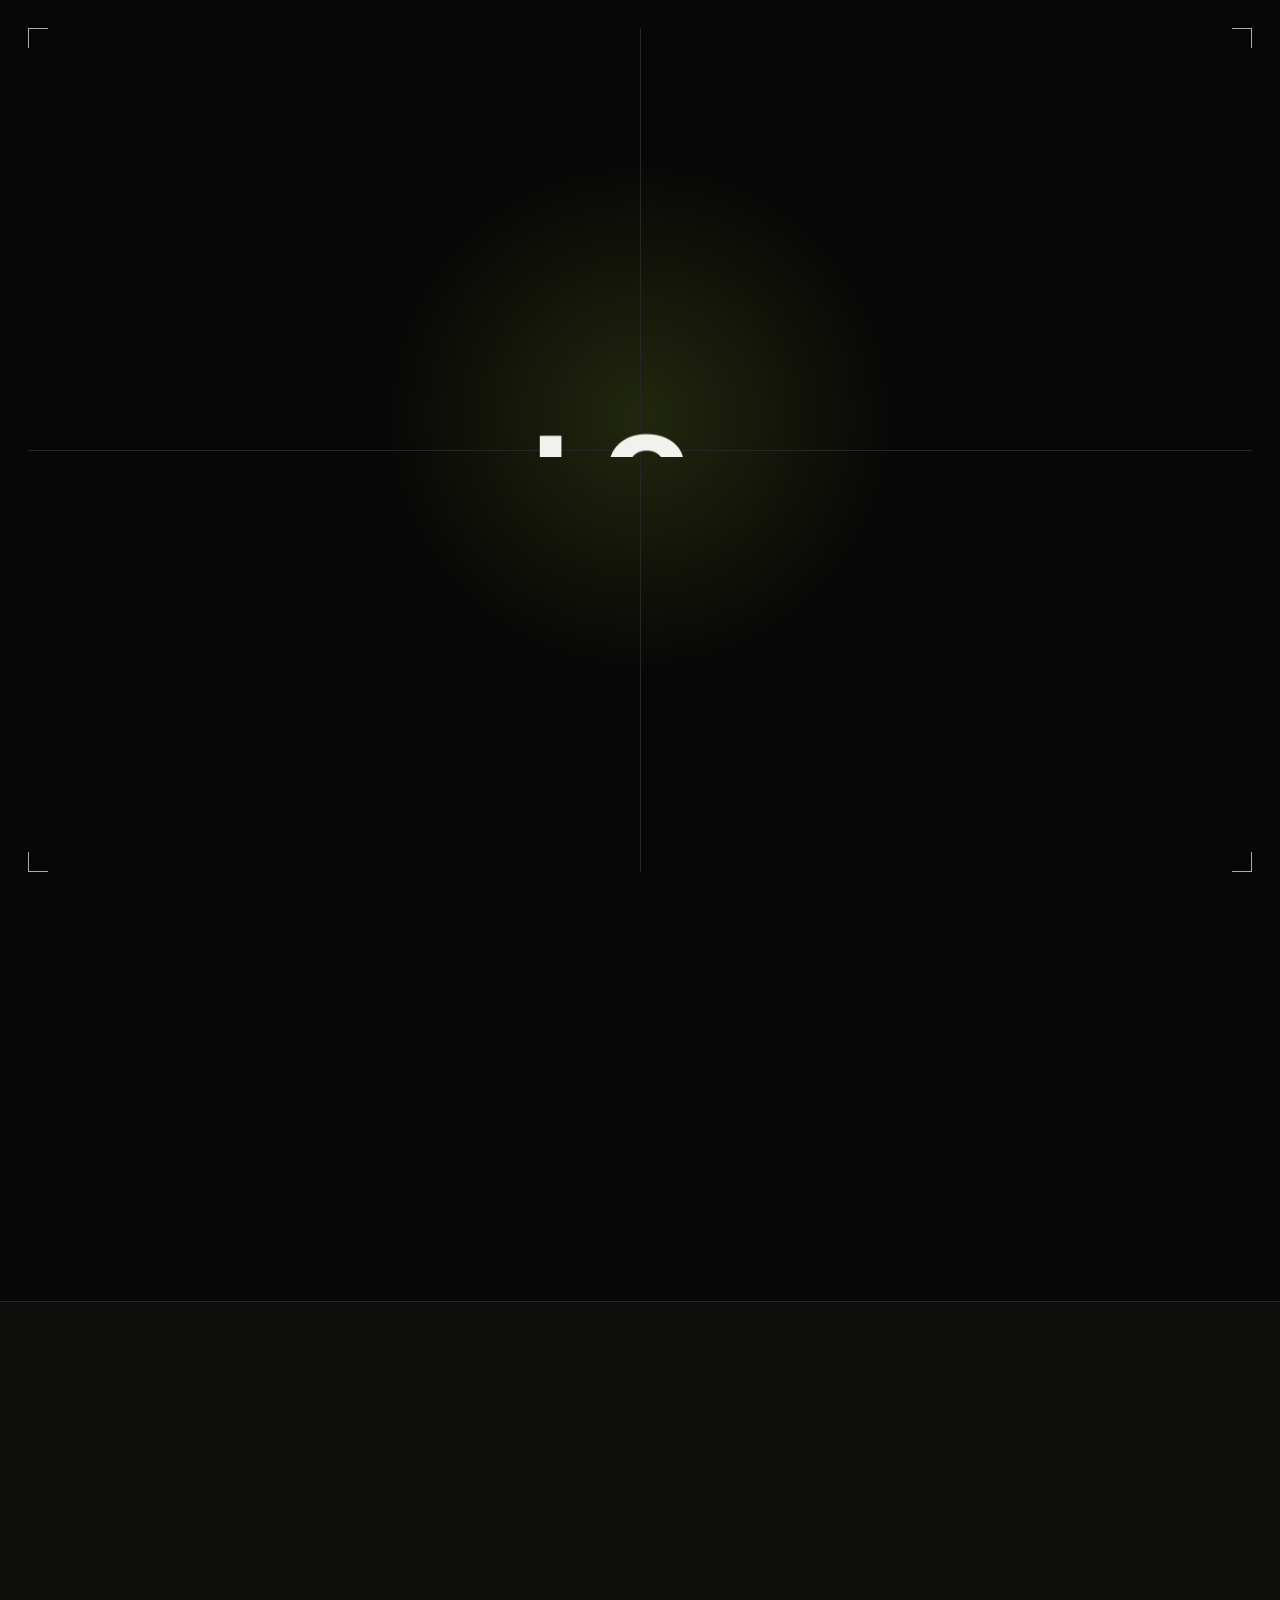
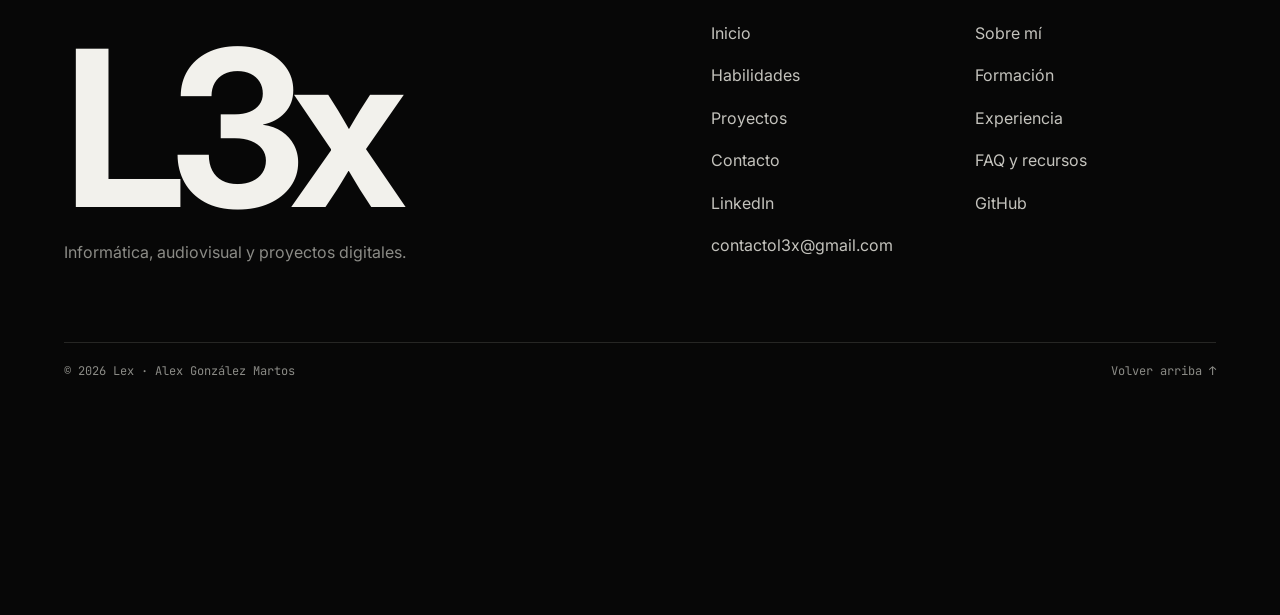
<file: servicios.html>
<!DOCTYPE html>
<html lang="es">
<head>
  <meta charset="UTF-8" />
  <meta name="viewport" content="width=device-width, initial-scale=1.0" />
  <title>Servicios | Lex</title>
  <meta name="robots" content="noindex" />
  <meta http-equiv="refresh" content="0; url=experiencia.html#servicios" />
  <link rel="canonical" href="https://l3xatm.github.io/l3xssj.github.io/experiencia.html" />
</head>
<body>
  <p>Los servicios están ahora en <a href="experiencia.html#servicios">Experiencia y servicios</a>.</p>
</body>
</html>
</file>
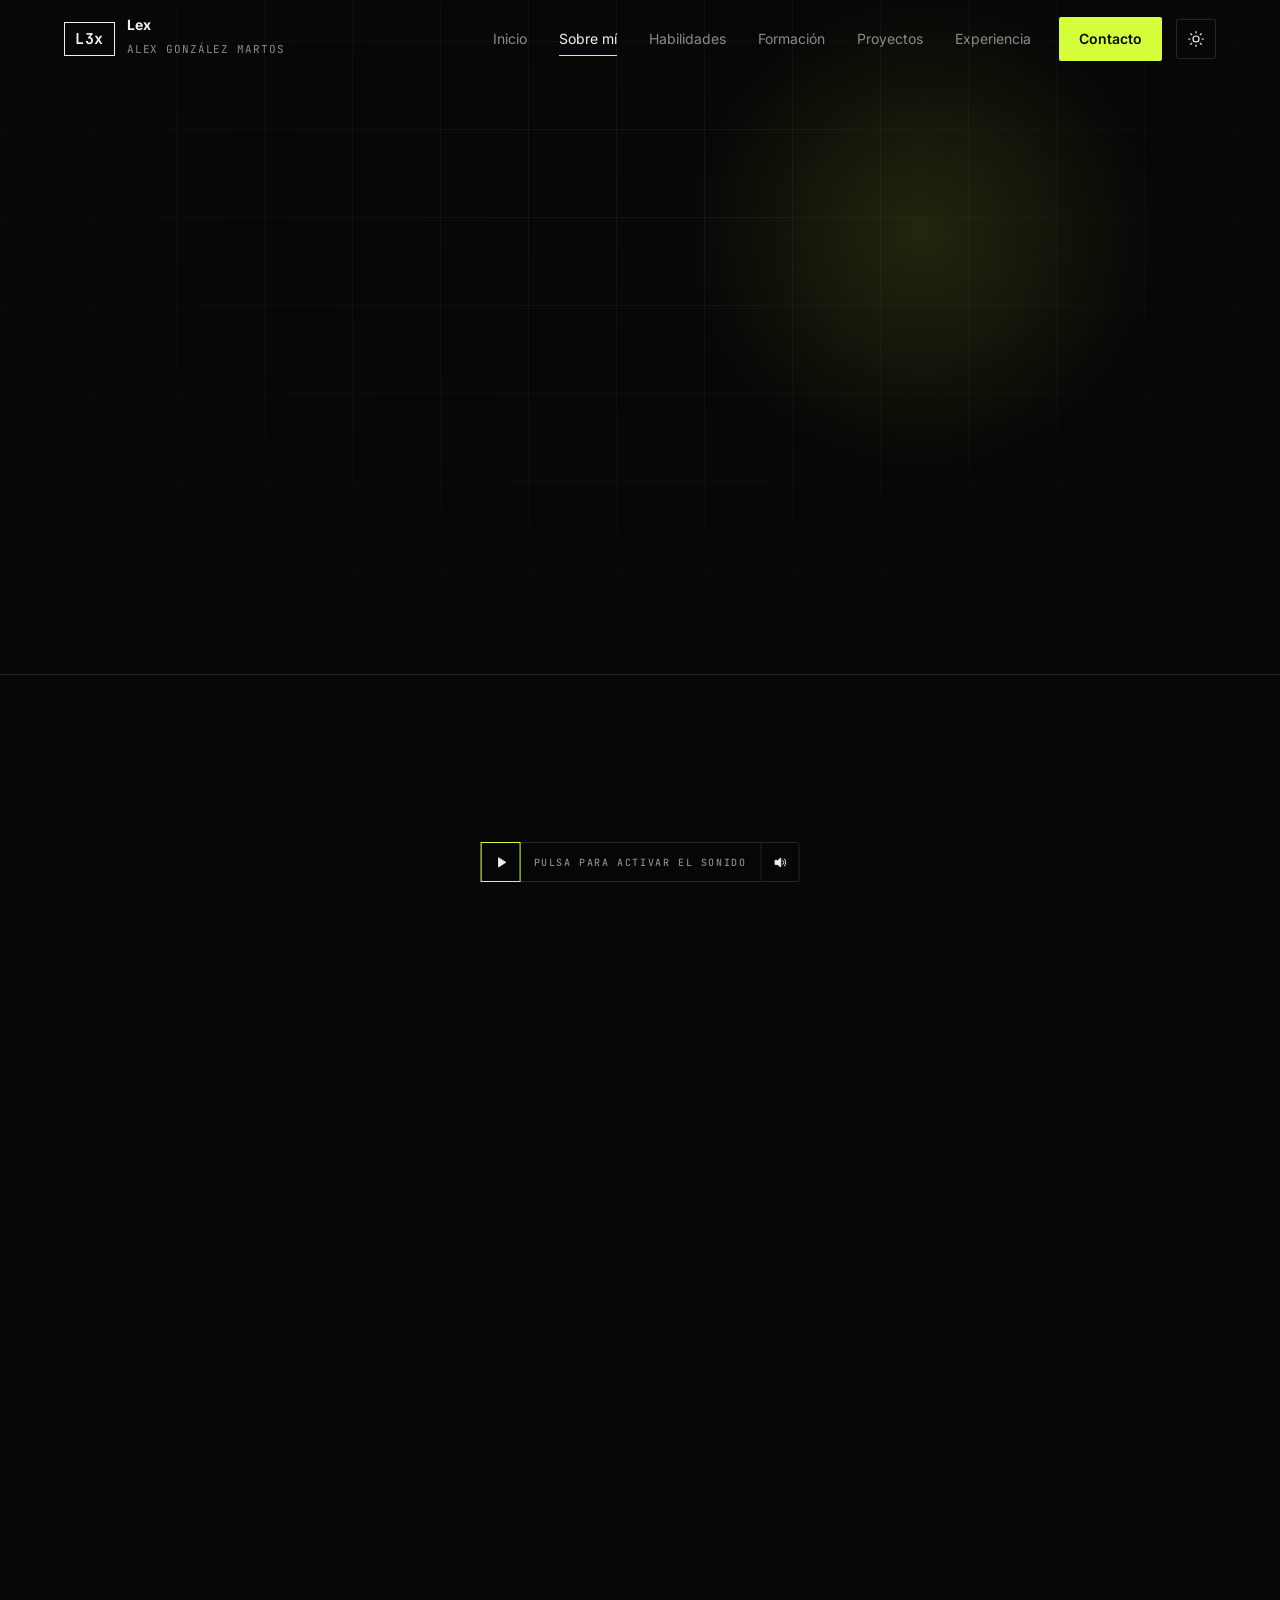
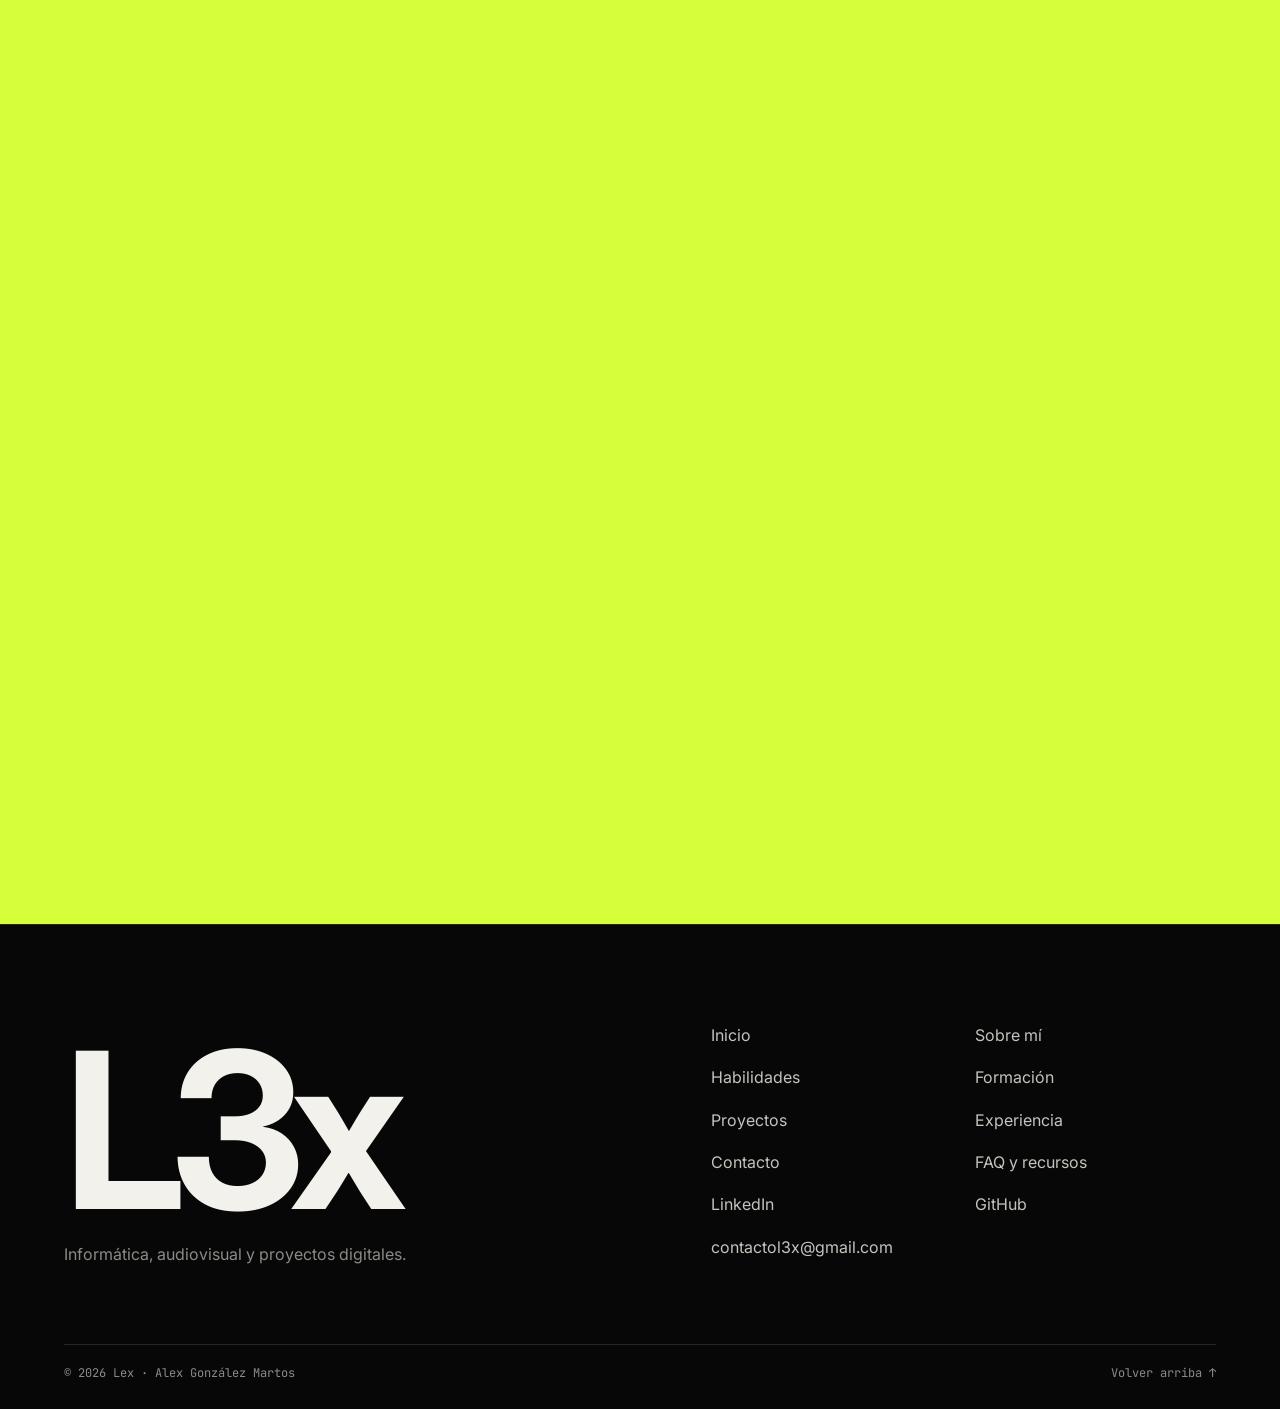
<file: sobre-l3x.html>
<!DOCTYPE html>
<html lang="es">
<head>
  <meta charset="UTF-8" />
  <meta name="viewport" content="width=device-width, initial-scale=1.0, viewport-fit=cover" />
  <title>Sobre mí | Lex</title>
  <meta name="description" content="Soy Lex (Alex González Martos), 22 años, Barcelona. Informática, creatividad y audiovisual: quién soy, qué hago y qué busco." />
  <meta name="theme-color" content="#070707" />
  <link rel="canonical" href="https://l3xatm.github.io/l3xssj.github.io/sobre-l3x.html" />
  <link rel="icon" href="assets/img/favicon.svg" type="image/svg+xml" />
  <meta property="og:type" content="website" />
  <meta property="og:site_name" content="Lex · Alex González Martos" />
  <meta property="og:locale" content="es_ES" />
  <meta property="og:title" content="Sobre mí | Lex" />
  <meta property="og:description" content="Soy Lex (Alex González Martos), 22 años, Barcelona. Informática, creatividad y audiovisual: quién soy, qué hago y qué busco." />
  <meta property="og:url" content="https://l3xatm.github.io/l3xssj.github.io/sobre-l3x.html" />
  <meta name="twitter:card" content="summary" />
  <meta name="twitter:title" content="Sobre mí | Lex" />
  <meta name="twitter:description" content="Soy Lex (Alex González Martos), 22 años, Barcelona. Informática, creatividad y audiovisual: quién soy, qué hago y qué busco." />
  <script>(function(r,s){r.classList.add("js");try{s=localStorage.getItem("l3x-theme")}catch(e){}r.dataset.theme=s==="light"?"light":"dark";try{if(!sessionStorage.getItem("l3x")){r.classList.add("is-intro");sessionStorage.setItem("l3x","1")}}catch(e){}})(document.documentElement)</script>
  <link rel="preconnect" href="https://fonts.googleapis.com" />
  <link rel="preconnect" href="https://fonts.gstatic.com" crossorigin />
  <link href="https://fonts.googleapis.com/css2?family=Inter:wght@400;500;600;700&family=JetBrains+Mono:wght@400;500;600;700&display=swap" rel="stylesheet" />
  <link rel="stylesheet" href="assets/css/styles.css" />
</head>
<body id="top" data-page="sobre">
  <a class="skip-link" href="#contenido">Saltar al contenido</a>
  <div class="curtain" aria-hidden="true"><span class="curtain-label">Sobre mí</span></div>
  <div class="loader" aria-hidden="true">
    <span class="ld-corner tl"></span><span class="ld-corner tr"></span><span class="ld-corner bl"></span><span class="ld-corner br"></span>
    <span class="ld-tech tl">L3x / Portfolio</span><span class="ld-tech tr">Alex González Martos</span>
    <span class="ld-tech bl">Informática · Audiovisual</span><span class="ld-tech br">ES / CA / EN B1–B2</span>
    <div class="ld-center">
      <div class="ld-mark"><span>L3x</span></div>
      <p class="ld-init"><i></i>Iniciando entorno</p>
      <div class="ld-row"><div class="ld-bar"></div><span class="ld-pct"></span></div>
    </div>
  </div>
  <header class="site-header">
    <nav class="nav" aria-label="Navegación principal">
      <a class="brand" href="index.html" aria-label="Inicio de Lex"><span class="brand-mark">L3x</span><span class="brand-copy"><strong>Lex</strong><small>Alex González Martos</small></span></a>
      <button class="nav-toggle" type="button" aria-expanded="false" aria-controls="main-menu" aria-label="Abrir menú"><span></span><span></span><span></span></button>
      <ul class="nav-links" id="main-menu"><li><a href="index.html">Inicio</a></li><li><a href="sobre-l3x.html" aria-current="page">Sobre mí</a></li><li><a href="habilidades.html">Habilidades</a></li><li><a href="formacion.html">Formación</a></li><li><a href="proyectos.html">Proyectos</a></li><li><a href="experiencia.html">Experiencia</a></li><li><a class="nav-cta" href="contacto.html">Contacto</a></li></ul>
      <button class="theme-toggle" type="button" aria-label="Cambiar a modo claro"><svg viewBox="0 0 24 24" aria-hidden="true"><g class="i-sun"><circle cx="12" cy="12" r="4"/><path d="M12 2v2M12 20v2M2 12h2M20 12h2M4.9 4.9l1.4 1.4M17.7 17.7l1.4 1.4M19.1 4.9l-1.4 1.4M6.3 17.7l-1.4 1.4"/></g><path class="i-moon" d="M20 14.5A8 8 0 0 1 9.5 4a8 8 0 1 0 10.5 10.5z"/></svg></button>
    </nav>
  </header>
  <main id="contenido" class="about">
    <section class="page-hero section-bleed">
      <div class="container narrow reveal">
        <p class="eyebrow">Sobre mí</p>
        <h1>Soy Lex.</h1>
        <p>Tecnología, creatividad y proyectos digitales.</p>
        <dl class="profile-facts"><div><dt>Nombre</dt><dd>Alex González Martos</dd></div><div><dt>Edad</dt><dd>22 años</dd></div><div><dt>Ciudad</dt><dd>Barcelona, España</dd></div><div><dt>Idiomas</dt><dd>ES / CA / EN B1–B2</dd></div></dl>
        <ul class="tags" aria-label="Intereses"><li>Tecnología</li><li>Informática</li><li>Creatividad</li><li>Internet</li><li>Audiovisual</li><li>Videojuegos</li><li>Motor</li><li>Música</li><li>Proyectos digitales</li></ul>
      </div>
    </section>
    <section class="section">
      <div class="container"><div class="content-stack intro reveal">
        <p>Soy <strong>Alex González</strong>, aunque en internet y dentro de mis proyectos me conocen como <strong>Lex</strong>. Desde hace años siento una especial curiosidad por la informática, la tecnología y todo lo relacionado con el mundo digital. Me gusta descubrir cómo funcionan las cosas, experimentar, aprender por mi cuenta y, sobre todo, encontrar la manera de convertir una idea en algo real.</p>
        <p>Para mí, la tecnología no consiste únicamente en utilizar herramientas o dispositivos. También consiste en <strong>crear, solucionar problemas, aprender constantemente y encontrar nuevas formas de hacer las cosas</strong>. Esa forma de pensar es la que me ha llevado a desarrollar diferentes proyectos personales y a interesarme por ámbitos muy distintos dentro del entorno digital.</p>
        <p>Actualmente, gran parte de lo que hago está relacionado con la <strong>informática, los ordenadores, la optimización, las comunidades online, el desarrollo web y la creación de proyectos digitales</strong>. Me gusta trabajar tanto en la parte técnica como en la parte creativa, porque considero que ambas se complementan y permiten construir proyectos mucho más completos.</p>
      </div></div>
    </section>
        <section class="section">
      <div class="container split">
        <div class="section-heading reveal"><p class="eyebrow">01</p><h2>Lo que hago</h2></div>
        <div class="content-stack reveal">
        <p>Una parte importante de mi trabajo personal está relacionada con los <strong>ordenadores y la tecnología</strong>. Me interesa especialmente entender qué puede estar fallando cuando aparece un problema, buscar el origen y encontrar una solución práctica. También disfruto optimizando equipos, configurando sistemas y ayudando a otras personas cuando tienen dudas relacionadas con informática o tecnología.</p>
        <p class="lead">No me limito únicamente a resolver problemas. También me gusta construir cosas desde cero.</p>
        <p>He desarrollado y sigo desarrollando diferentes <strong>proyectos digitales</strong>, desde páginas web personales hasta ideas relacionadas con comunidades, contenido, herramientas online y automatizaciones. Cada proyecto es una oportunidad para probar algo diferente, mejorar mis conocimientos y descubrir nuevas posibilidades.</p>
        <p>Me gusta especialmente trabajar en proyectos que tengan una utilidad real y que puedan evolucionar con el tiempo. No se trata simplemente de hacer algo para que funcione, sino de intentar conseguir que tenga una estructura lógica, una buena presentación y una experiencia sencilla para quien lo utiliza.</p>
        </div>
      </div>
    </section>
        <section class="section section-dark">
      <div class="container split">
        <div class="section-heading reveal"><p class="eyebrow">02</p><h2>Discord y comunidades digitales</h2></div>
        <div class="content-stack reveal">
        <p>Uno de los ámbitos que más representa actualmente lo que hago es la <strong>creación y configuración de servidores de Discord</strong>.</p>
        <p>Discord se ha convertido en una herramienta fundamental para muchas comunidades, grupos y proyectos, pero crear un servidor realmente útil va mucho más allá de abrir unos cuantos canales. Para mí, la diferencia está en conseguir que todo esté bien organizado y pensado para las personas que van a utilizarlo.</p>
        <p>Me gusta coger un servidor desde cero y transformarlo completamente: estructurar categorías y canales, configurar permisos, organizar roles, integrar bots, establecer sistemas de moderación, automatizar determinadas funciones y crear una estructura que permita que la comunidad crezca de forma ordenada.</p>
        <p>Cada servidor tiene unas necesidades diferentes. Por eso considero importante adaptar cada proyecto a su propósito y no utilizar siempre la misma estructura.</p>
        <p>Me interesa especialmente esa parte de <strong>transformar algo básico en algo mucho más completo</strong>, cuidando tanto el funcionamiento interno como la apariencia y la experiencia de los usuarios.</p>
        </div>
      </div>
    </section>
        <section class="section">
      <div class="container split">
        <div class="section-heading reveal"><p class="eyebrow">03</p><h2>Desarrollo web y proyectos personales</h2></div>
        <div class="content-stack reveal">
        <p>Otro de los ámbitos que más me interesa es la <strong>creación de páginas web y proyectos online</strong>.</p>
        <p>Me gusta especialmente la posibilidad de empezar con una idea aparentemente sencilla y convertirla poco a poco en una experiencia completa. Desde la estructura y el contenido hasta el diseño, la navegación y los pequeños detalles visuales, intento que cada parte tenga un propósito.</p>
        <p class="lead">Para mí, una web no debería limitarse a funcionar correctamente.</p>
        <p class="lead">También debería tener <strong>identidad</strong>.</p>
        <p>Me interesa crear páginas que sean limpias, modernas, fáciles de utilizar y visualmente coherentes. Creo que el diseño y la funcionalidad deben ir de la mano: una página puede ser técnicamente correcta, pero si resulta difícil de entender o no transmite nada, todavía tiene margen para mejorar.</p>
        <p>Por eso disfruto especialmente combinando la parte técnica con la creatividad y experimentando con diferentes estilos, estructuras e ideas.</p>
        <p>Mi propia web es precisamente una muestra de esa filosofía: un espacio donde reunir mis proyectos, intereses, conocimientos y evolución, pero también una pequeña representación de quién soy y de las cosas que me gustan.</p>
        </div>
      </div>
    </section>
        <section class="section section-dark">
      <div class="container split">
        <div class="section-heading reveal"><p class="eyebrow">04</p><h2>Crear también significa aprender</h2></div>
        <div class="content-stack reveal">
        <p>Una de las cosas que más valoro de trabajar en proyectos propios es que <strong>nunca dejo de aprender</strong>.</p>
        <p>Muchas de las cosas que hago nacen simplemente de una pregunta, una idea o un problema que quiero resolver. A partir de ahí comienzo a investigar, probar diferentes opciones y aprender lo necesario para conseguirlo.</p>
        <p class="lead">No necesito conocer previamente todas las respuestas para empezar un proyecto.</p>
        <p class="lead">Prefiero <strong>aprender durante el proceso</strong>.</p>
        <p>Eso me ha permitido desarrollar una forma de trabajar bastante autodidacta. Cuando algo me interesa, intento profundizar, experimentar y entenderlo de verdad en lugar de limitarme a seguir instrucciones sin comprender qué hay detrás.</p>
        <p>Cada proyecto, incluso aquellos que no terminan exactamente como había imaginado, me aporta algo nuevo.</p>
        </div>
      </div>
    </section>
        <section class="section" id="intereses">
      <div class="container split">
        <div class="section-heading reveal"><p class="eyebrow">05</p><h2>Más que tecnología</h2></div>
        <div class="content-stack reveal">
        <p>Aunque la informática y la tecnología ocupan una parte importante de mi vida, no son lo único que me define.</p>
        <p>Siempre he tenido muchos intereses diferentes y creo que precisamente esa variedad también influye en la manera en la que pienso y creo.</p>
        <p>Me apasiona todo lo relacionado con el <strong>mundo del motor</strong>: los coches, las motos, el rally, los circuitos, las competiciones y el simracing. Me interesa tanto la parte técnica como la experiencia de conducir, competir y descubrir nuevos campeonatos o disciplinas.</p>
        <p>Los videojuegos también forman parte de mis aficiones, especialmente aquellos que permiten competir, experimentar o simplemente desconectar durante un rato.</p>
        <p>Otra parte importante de mi día a día es la <strong>música</strong>. Escucho música constantemente y me gusta descubrir artistas, canciones y estilos nuevos. Tengo especial interés por la música urbana española y argentina, pero también disfruto explorando diferentes géneros y creando playlists que terminan convirtiéndose en pequeños archivos de etapas y momentos concretos.</p>
        <p>También soy un gran aficionado al <strong>Atlético de Madrid</strong>, algo que forma parte de mi lado más personal y que va mucho más allá de ver un partido. El fútbol, la música, los viajes, los conciertos, los amigos y las experiencias que voy acumulando también forman parte de quién soy.</p>
        <ul class="interest-list"><li><strong>Motor</strong><span>Coches, motos, motorsport y simracing.</span></li><li><strong>Música</strong><span>Techno, Duki, YSY A, Funzo &amp; Baby Loud y Pole.</span></li><li><strong>Videojuegos</strong><span>PC gaming y videojuegos.</span></li><li><strong>Imagen</strong><span>Fotografía y audiovisual.</span></li><li><strong>Viajes</strong><span>Viajes y geografía.</span></li><li><strong>Internet</strong><span>Internet y comunidades online.</span></li><li><strong>Atlético de Madrid</strong><span>Muy fan.</span></li><li><strong>Kuromi</strong><span>También muy fan.</span></li></ul>
        </div>
      </div>
    </section>
        <section class="section section-dark">
      <div class="container split">
        <div class="section-heading reveal"><p class="eyebrow">06</p><h2>Curiosidad por descubrir</h2></div>
        <div class="content-stack reveal">
        <p>Siempre he tenido bastante interés por <strong>descubrir cosas nuevas</strong>.</p>
        <p>Me gusta viajar, conocer lugares diferentes, aprender sobre otros países y culturas y salir de vez en cuando de lo habitual. La geografía y los lugares menos conocidos me llaman especialmente la atención porque creo que muchas veces hay muchísimo por descubrir fuera de los destinos más típicos.</p>
        <p>También disfruto conociendo personas nuevas, compartiendo ideas y experiencias y creando proyectos o planes que terminan convirtiéndose en recuerdos importantes.</p>
        <p>Creo que muchas de esas experiencias terminan influyendo, de una forma u otra, en mi creatividad y en la manera en la que veo los proyectos que hago.</p>
        </div>
      </div>
    </section>
        <section class="section">
      <div class="container split">
        <div class="section-heading reveal"><p class="eyebrow">07</p><h2>Cómo trabajo</h2></div>
        <div class="content-stack reveal">
        <p>A nivel personal, me considero una persona <strong>paciente, curiosa y resolutiva</strong>.</p>
        <p>Cuando aparece un problema, intento mantener la calma, entender qué está ocurriendo y buscar una solución. No me gusta quedarme únicamente con la primera respuesta si creo que existe una forma mejor de hacer algo.</p>
        <p>También valoro mucho la capacidad de <strong>aprender y adaptarme</strong>.</p>
        <p>La tecnología cambia constantemente y considero que quedarse quieto no es una opción. Nuevas herramientas, nuevas plataformas, nuevas formas de crear y nuevas posibilidades aparecen continuamente, por lo que intento mantener siempre una mentalidad abierta y seguir aprendiendo.</p>
        <p class="lead">No considero que sea necesario saberlo todo para poder hacer algo bien.</p>
        <p>Creo que lo importante es tener la capacidad de <strong>aprender lo que necesitas, entenderlo y aplicarlo</strong>.</p>
        <p>Por eso una gran parte de mis conocimientos se han desarrollado de manera práctica, experimentando con mis propios proyectos y enfrentándome directamente a problemas reales.</p>
        </div>
      </div>
    </section>
        <section class="section section-dark">
      <div class="container split">
        <div class="section-heading reveal"><p class="eyebrow">08</p><h2>Mi forma de entender los proyectos</h2></div>
        <div class="content-stack reveal">
        <p>Cuando empiezo algo nuevo, intento que exista un equilibrio entre tres cosas:</p>
        <p class="lead"><strong>funcionalidad, diseño e identidad.</strong></p>
        <ul class="clean-list"><li>La <strong>funcionalidad</strong> hace que un proyecto sea útil.</li><li>El <strong>diseño</strong> consigue que sea fácil y agradable de utilizar.</li><li>La <strong>identidad</strong> hace que tenga personalidad y que no parezca simplemente una copia de cualquier otra cosa.</li></ul>
        <p>Me gusta dedicar tiempo a los detalles, incluso a aquellos que a primera vista pueden parecer pequeños. Una estructura bien organizada, una interfaz limpia, una configuración correctamente pensada o una experiencia más sencilla pueden cambiar completamente el resultado final.</p>
        <p class="lead">Por eso intento que cada proyecto tenga algo propio.</p>
        </div>
      </div>
    </section>
        <section class="section" id="evolucion">
      <div class="container split">
        <div class="section-heading reveal"><p class="eyebrow">09</p><h2>Formación y evolución</h2></div>
        <div class="content-stack reveal">
        <p>Mi formación está vinculada al ámbito académico y, paralelamente, he ido construyendo gran parte de mis conocimientos a través del aprendizaje autodidacta y de la práctica.</p>
        <p>Actualmente continúo ampliando mis conocimientos y trabajando en diferentes proyectos personales relacionados con la informática, la tecnología y el mundo digital.</p>
        <p>También sigo trabajando en mi desarrollo personal y profesional, con el objetivo de seguir aprendiendo, adquirir experiencia y encontrar nuevas oportunidades en las que poder aplicar todo lo que voy construyendo.</p>
        <p class="lead">Mi objetivo no es quedarme únicamente con lo que ya sé.</p>
        <p class="lead">Quiero <strong>seguir evolucionando</strong>.</p>
        <div class="button-row"><a class="button button-light" href="formacion.html">Ver mi formación</a><a class="button button-light" href="habilidades.html">Ver mis habilidades</a></div>
        </div>
      </div>
    </section>
        <section class="section section-dark">
      <div class="container split">
        <div class="section-heading reveal"><p class="eyebrow">10</p><h2>Lo que busco</h2></div>
        <div class="content-stack reveal">
        <p>A largo plazo, quiero seguir construyendo proyectos propios, aprender nuevas herramientas y encontrar oportunidades que me permitan combinar mis intereses con una actividad profesional.</p>
        <p>Me interesa especialmente todo aquello que tenga relación con <strong>tecnología, informática, proyectos digitales, creación de contenido, desarrollo web, comunidades online y creatividad</strong>.</p>
        <p>No tengo una única dirección completamente definida, y precisamente eso también me gusta. Estoy abierto a descubrir nuevos caminos, aprender nuevas disciplinas y encontrar proyectos que me permitan seguir creciendo.</p>
        <p>Lo importante para mí es que aquello que haga tenga sentido, me permita aprender y me dé la posibilidad de crear algo de lo que pueda sentirme orgulloso.</p>
        </div>
      </div>
    </section>
        <section class="section cta-section">
      <div class="container cta-grid reveal">
        <div><p class="eyebrow">En resumen</p><h2>Creo. Aprendo. Resuelvo.</h2></div>
        <div class="content-stack">
        <p>Me gusta empezar desde cero, experimentar, equivocarme, aprender y volver a intentarlo hasta conseguir el resultado que busco.</p>
        <p>Ya sea <strong>configurando un PC, optimizando un sistema, creando una página web, diseñando un servidor de Discord, trabajando con herramientas digitales o simplemente desarrollando una idea que todavía no sé exactamente hacia dónde me llevará</strong>, disfruto del proceso de convertir algo que existe en mi cabeza en algo que finalmente puedo ver funcionando.</p>
        <p class="lead">Este sitio es una pequeña recopilación de todo ello.</p>
        <p class="lead">No pretende ser únicamente un portfolio.</p>
        <p class="lead">Es también <strong>una representación de quién soy, de lo que hago, de lo que me interesa y de todo lo que todavía está por venir</strong>.</p>
        <div class="button-row"><a class="button" href="contacto.html">Contacto</a><a class="button button-outline-on-dark" href="https://www.linkedin.com/in/alex-gonz%C3%A1lez-martos-838162229/" target="_blank" rel="noopener noreferrer">LinkedIn</a></div>
        </div>
      </div>
    </section>
  </main>
  <footer class="site-footer">
    <div class="container footer-grid">
      <div><strong>L3x</strong><p>Informática, audiovisual y proyectos digitales.</p></div>
      <nav aria-label="Navegación secundaria">
        <a href="index.html">Inicio</a><a href="sobre-l3x.html">Sobre mí</a><a href="habilidades.html">Habilidades</a><a href="formacion.html">Formación</a><a href="proyectos.html">Proyectos</a><a href="experiencia.html">Experiencia</a><a href="contacto.html">Contacto</a>
        <a href="recursos.html">FAQ y recursos</a>
        <a href="https://www.linkedin.com/in/alex-gonz%C3%A1lez-martos-838162229/" target="_blank" rel="noopener noreferrer">LinkedIn</a>
        <a href="https://github.com/L3xATM" target="_blank" rel="noopener noreferrer">GitHub</a>
        <a href="mailto:contactol3x@gmail.com">contactol3x@gmail.com</a>
      </nav>
    </div>
    <div class="container footer-base"><span>&copy; <span data-year>2026</span> Lex &middot; Alex González Martos</span><a href="#top">Volver arriba &uarr;</a></div>
  </footer>
  <script src="assets/js/main.js"></script>
</body>
</html>
</file>
<file: assets/css/styles.css>
/* L3x · estilos
   Movimiento: --ease / --ease-io · .reveal (+ stagger automático desde JS) · .w (titulares por palabra) · .curtain (transición de página).
   Solo se animan transform, translate, scale y opacity. */
@property --n{syntax:"<integer>";inherits:false;initial-value:0}
:root{--bg:#070707;--bg2:#0e0e0d;--bg3:#0a0a09;--ink:#f2f1ec;--soft:#c4c3bd;--mute:#8b8b86;--line:#262624;--acc:#d4ff3a;--on-acc:#0a0a00;
--sans:"Inter",system-ui,-apple-system,"Segoe UI",sans-serif;--mono:"JetBrains Mono",ui-monospace,Consolas,monospace;
--ease:cubic-bezier(.22,1,.36,1);--ease-io:cubic-bezier(.76,0,.24,1);--pad:clamp(20px,5vw,64px);--max:1280px;--hdr:rgba(7,7,7,.94);--grid:rgba(255,255,255,.055);--panel:rgba(14,14,13,.85);--stk:#55554f;--stk2:#3a3a37;--glow:rgba(212,255,58,.13)}
*,*::before,*::after{box-sizing:border-box;margin:0;padding:0}
html{scroll-behavior:smooth;-webkit-text-size-adjust:100%}
html.menu-open{overflow:hidden}
body{min-height:100vh;background:var(--bg);color:var(--ink);font:400 clamp(16px,1.05vw,17.5px)/1.65 var(--sans);overflow-x:hidden;-webkit-font-smoothing:antialiased}
[id]{scroll-margin-top:96px}
a{color:inherit;text-decoration:none}
ul,ol{list-style:none}
:focus-visible{outline:2px solid var(--acc);outline-offset:3px}
::selection{background:var(--acc);color:var(--on-acc)}
.container{width:min(100% - 2*var(--pad),var(--max));margin-inline:auto}
.skip-link{position:fixed;left:12px;top:-64px;z-index:120;padding:10px 14px;background:var(--acc);color:var(--on-acc);font:600 13px var(--mono);transition:top .2s}
.skip-link:focus{top:12px}
h1,h2,h3{font-weight:600;letter-spacing:-.035em;line-height:1.02}
h1{font-size:clamp(2.3rem,6vw,5.2rem);letter-spacing:-.045em}
h2{font-size:clamp(1.9rem,4.4vw,3.6rem)}
h3{font-size:clamp(1.15rem,1.8vw,1.5rem);letter-spacing:-.02em;line-height:1.2}
p{color:var(--soft)}
.eyebrow{display:flex;align-items:center;gap:14px;margin-bottom:22px;font:500 12px/1 var(--mono);letter-spacing:.16em;text-transform:uppercase;color:var(--acc)}
.eyebrow::before{content:"";width:40px;height:1px;background:currentColor;transform-origin:left;transition:scale 1s var(--ease) .3s}
.js .eyebrow::before{scale:0}
.js .visible .eyebrow::before{scale:1}

/* Navegación */
.site-header{position:fixed;inset:0 0 auto;z-index:50;border-bottom:1px solid transparent;transition:background-color .4s,border-color .4s}
.site-header.is-scrolled{background:var(--hdr);border-color:var(--line)}
.nav{width:min(100% - 2*var(--pad),var(--max));height:78px;margin-inline:auto;display:flex;align-items:center;justify-content:space-between;transition:height .4s var(--ease)}
.is-scrolled .nav{height:60px}
.brand{display:flex;align-items:center;gap:12px;position:relative;z-index:61}
.brand-mark{padding:6px 10px;border:1px solid var(--ink);font:700 15px var(--mono);letter-spacing:.04em;transition:background-color .3s,color .3s,border-color .3s}
.brand:hover .brand-mark{background:var(--acc);border-color:var(--acc);color:var(--on-acc)}
.brand-copy strong{display:block;font-size:14px;line-height:1.2}
.brand-copy small{font:11px var(--mono);letter-spacing:.08em;text-transform:uppercase;color:var(--mute)}
.nav-links{display:flex;align-items:center;gap:4px}
.nav-links a{position:relative;display:block;padding:8px 14px;font-size:14px;color:var(--mute);transition:color .3s,transform .4s var(--ease)}
.nav-links a:not(.nav-cta)::after{content:"";position:absolute;left:14px;right:14px;bottom:3px;height:1px;background:var(--acc);transform:scaleX(0);transform-origin:left;transition:transform .45s var(--ease)}
.nav-links a:hover,.nav-links a[aria-current]{color:var(--ink)}
.nav-links a:hover::after,.nav-links a[aria-current]::after{transform:scaleX(1)}
.nav-links .nav-cta{margin-left:10px;padding:10px 20px;border-radius:2px;background:var(--acc);color:var(--on-acc);font-weight:600}
.nav-links .nav-cta:hover{transform:translateY(-2px);color:var(--on-acc)}
.nav-toggle{display:none;position:relative;z-index:61;width:44px;height:44px;border:0;background:none;color:var(--ink);cursor:pointer}
.nav-toggle span{position:absolute;left:11px;right:11px;height:1.5px;background:currentColor;transition:transform .5s var(--ease),top .5s var(--ease),opacity .3s}
.nav-toggle span:nth-child(1){top:16px}.nav-toggle span:nth-child(2){top:22px}.nav-toggle span:nth-child(3){top:28px}
.nav-toggle[aria-expanded="true"] span:nth-child(1){top:22px;transform:rotate(45deg)}
.nav-toggle[aria-expanded="true"] span:nth-child(2){opacity:0}
.nav-toggle[aria-expanded="true"] span:nth-child(3){top:22px;transform:rotate(-45deg)}

/* Botones */
.button{position:relative;display:inline-flex;align-items:center;gap:10px;padding:15px 24px;border:1px solid var(--ink);border-radius:2px;font:600 14px/1 var(--sans);transition:background-color .35s,color .35s,border-color .35s,transform .4s var(--ease)}
.button::after{content:"→";transition:transform .4s var(--ease)}
.button:hover{transform:translateY(-2px)}
.button:hover::after{transform:translateX(5px)}
.button-dark{background:var(--acc);border-color:var(--acc);color:var(--on-acc)}
.button-dark:hover{background:var(--ink);border-color:var(--ink)}
.button-light{color:var(--ink)}
.button-light:hover{background:var(--ink);color:var(--bg)}
.button-row,.hero-actions{display:flex;flex-wrap:wrap;gap:12px;margin-top:30px}

/* Estructura */
.section{position:relative;padding:clamp(80px,12vw,160px) 0}
.section-dark{background:var(--bg2);border-block:1px solid var(--line)}
.section-muted{background:var(--bg3);border-block:1px solid var(--line)}
.split{display:grid;grid-template-columns:.8fr 1.2fr;gap:clamp(28px,6vw,96px);align-items:start}
.section-heading h2{max-width:19ch}
.section-heading p:not(.eyebrow){max-width:52ch;margin-top:22px;color:var(--mute)}
.content-stack p{margin-bottom:1.2em;font-size:clamp(1.05rem,1.6vw,1.35rem);line-height:1.6}
.hero,.page-hero{position:relative;overflow:hidden}
.hero>.container,.page-hero>.container{position:relative;z-index:1}
.hero{min-height:100svh;display:flex;align-items:center;padding:clamp(120px,16vw,190px) 0 clamp(56px,8vw,110px)}
.page-hero{padding:clamp(140px,20vw,230px) 0 clamp(56px,8vw,110px);border-bottom:1px solid var(--line)}
.hero::before,.page-hero::before{content:"";position:absolute;inset:-20% 0 0;background:linear-gradient(90deg,var(--grid) 1px,transparent 1px),linear-gradient(var(--grid) 1px,transparent 1px);background-size:88px 88px;-webkit-mask-image:radial-gradient(70% 70% at 50% 40%,#000,transparent);mask-image:radial-gradient(70% 70% at 50% 40%,#000,transparent);translate:0 calc(var(--sy,0)*.18px);will-change:translate}
.hero::after,.page-hero::after{content:"";position:absolute;left:0;top:0;width:560px;height:560px;border-radius:50%;background:radial-gradient(circle,var(--glow),transparent 62%);transform:translate3d(calc(var(--mx,72vw) - 280px),calc(var(--my,26vh) - 280px),0);transition:transform .7s var(--ease);pointer-events:none;will-change:transform}
.hero-grid{display:grid;grid-template-columns:1.35fr .65fr;gap:clamp(32px,6vw,96px);align-items:end}
.hero h1{max-width:15ch}
.page-hero h1{max-width:20ch}
.hero-text,.page-hero p:not(.eyebrow){max-width:54ch;margin-top:28px;font-size:clamp(1.05rem,1.5vw,1.25rem)}

/* Panel de diagnóstico */
.system-panel{padding:clamp(20px,2.4vw,32px);border:1px solid var(--line);background:var(--panel);font-family:var(--mono)}
.panel-top{display:flex;justify-content:space-between;align-items:center;font-size:11px;letter-spacing:.14em;color:var(--mute)}
.panel-top strong{display:flex;align-items:center;gap:8px;color:var(--acc);font-weight:500}
.panel-top strong::before{content:"";width:7px;height:7px;border-radius:50%;background:var(--acc);animation:blink 1.6s steps(2) infinite}
.terminal-lines{margin:24px 0;font-size:13px;color:var(--soft)}
.terminal-lines span{display:block;padding:3px 0}
.terminal-lines span:nth-child(2){--i:1}.terminal-lines span:nth-child(3){--i:2}.terminal-lines span:nth-child(4){--i:3}
.terminal-lines span:last-child::after{content:"▍";margin-left:4px;color:var(--acc);animation:blink 1s steps(2) infinite}
.js .terminal-lines span{opacity:0}
.js .visible .terminal-lines span{animation:lineIn .5s var(--ease) both;animation-delay:calc(1s + var(--i,0)*.35s)}
.panel-metrics{display:grid;gap:12px;padding-top:18px;border-top:1px solid var(--line)}
.panel-metrics div{display:flex;justify-content:space-between;gap:16px;font-size:12px}
.panel-metrics dt{color:var(--mute);text-transform:uppercase;letter-spacing:.1em}
.panel-metrics dd{color:var(--ink)}

/* Banda de servicios (marquee) */
.signal-strip{overflow:hidden;border-bottom:1px solid var(--line)}
.signal-grid{display:flex;width:max-content;margin:0}
.signal-grid.is-loop{animation:marq 32s linear infinite}
.signal-strip:hover .signal-grid{animation-play-state:paused}
.signal-grid>div{display:flex;align-items:baseline;gap:14px;padding:26px clamp(28px,4vw,56px);white-space:nowrap}
.signal-grid span{font:500 12px var(--mono);color:var(--acc)}
.signal-grid strong{font-size:clamp(1.3rem,2.8vw,2.1rem);font-weight:500;letter-spacing:-.03em}

/* Tarjetas en rejilla con filetes (servicios, fortalezas, idiomas, contacto) */
.service-grid,.feature-grid,.language-grid,.contact-grid{display:grid;margin-top:clamp(36px,5vw,64px);border-top:1px solid var(--line);border-left:1px solid var(--line)}
.service-grid{grid-template-columns:repeat(2,1fr)}
.feature-grid{grid-template-columns:repeat(4,1fr)}
.language-grid{grid-template-columns:repeat(3,1fr)}
.contact-grid{grid-template-columns:1fr 1fr;margin-top:0}
.service-card,.feature,.language-grid>article,.contact-card{position:relative;isolation:isolate;overflow:hidden;padding:clamp(24px,3vw,44px);border-right:1px solid var(--line);border-bottom:1px solid var(--line)}
.service-card{display:flex;flex-direction:column;gap:14px;min-height:320px}
.service-card span{font:500 12px var(--mono);letter-spacing:.14em;color:var(--acc)}
.service-card p,.feature p,.language-grid p,.contact-card p{color:var(--mute)}
.service-card p{flex:1}
.feature{min-height:240px}
.feature h3{margin-bottom:14px}
.service-card a{display:inline-flex;gap:8px;font-weight:600;font-size:14px}
.service-card a::after{content:"→";transition:transform .4s var(--ease)}
.service-card:hover a::after{transform:translateX(6px)}
.language-grid span,.process-grid span,.service-detail>span{display:block;font:600 clamp(3rem,7vw,6rem)/1 var(--sans);letter-spacing:-.05em;color:transparent;-webkit-text-stroke:1px var(--stk);transition:color .5s,-webkit-text-stroke-color .5s}
.language-grid span{margin-bottom:24px}
.contact-card{display:flex;flex-direction:column;align-items:flex-start;min-height:380px}
.contact-card span{font:500 12px var(--mono);letter-spacing:.16em;text-transform:uppercase;color:var(--acc)}
.contact-card h2{margin:auto 0 14px;padding-top:48px;font-size:clamp(1.5rem,3.1vw,2.7rem);overflow-wrap:anywhere}
.contact-card p{max-width:36ch;margin-bottom:26px}
@media (hover:hover){
:is(.service-card,.feature,.language-grid>article,.contact-card)::after{content:"";position:absolute;inset:0;z-index:-1;background:var(--acc);transform:scaleY(0);transform-origin:50% 100%;transition:transform .6s var(--ease)}
:is(.service-card,.feature,.language-grid>article,.contact-card):hover::after{transform:scaleY(1)}
:is(.service-card,.feature,.language-grid>article,.contact-card):hover :is(h2,h3,p,span,a){color:var(--on-acc)}
.language-grid>article:hover span{-webkit-text-stroke-color:var(--on-acc)}
.contact-card:hover .button-dark{background:var(--on-acc);border-color:var(--on-acc);color:var(--acc)}
.contact-card:hover .button-light{border-color:var(--on-acc);color:var(--on-acc)}
.contact-card:hover .button-light:hover{background:var(--on-acc);color:var(--acc)}
}

/* Servicios (detalle y proceso) */
.service-detail{display:grid;grid-template-columns:minmax(120px,.35fr) 1fr;gap:clamp(20px,5vw,80px);padding:clamp(36px,5vw,72px) 0;border-top:1px solid var(--line)}
.service-detail:last-child{border-bottom:1px solid var(--line)}
.service-detail h2{margin-bottom:18px;font-size:clamp(1.7rem,3.4vw,2.8rem)}
.service-detail p{max-width:60ch;margin-bottom:26px}
.service-detail:hover>span{color:var(--acc);-webkit-text-stroke-color:var(--acc)}
.clean-list li{position:relative;padding:14px 0 14px 28px;border-top:1px solid var(--line);color:var(--soft)}
.clean-list li::before{content:"";position:absolute;left:0;top:25px;width:8px;height:8px;background:var(--acc)}
.content-stack .clean-list{counter-reset:c}
.content-stack .clean-list li{padding-left:56px;font-size:clamp(1.05rem,1.5vw,1.25rem)}
.content-stack .clean-list li::before{counter-increment:c;content:"0" counter(c);top:19px;width:auto;height:auto;background:none;font:500 12px var(--mono);color:var(--acc)}
.process-grid{display:grid;grid-template-columns:repeat(4,1fr);gap:clamp(16px,2.4vw,32px);margin-top:clamp(36px,5vw,64px)}
.process-grid>article{position:relative;padding-top:28px}
.process-grid>article::before,.process-grid>article::after{content:"";position:absolute;inset:0 0 auto;height:1px;background:var(--line)}
.process-grid>article::after{background:var(--acc);scale:0 1;transform-origin:left;transition:scale 1.2s var(--ease) calc(var(--i,0)*.12s + .2s)}
.process-grid.visible>article::after{scale:1}
.process-grid span{margin-bottom:20px;font-size:clamp(3rem,6vw,5rem)}
.process-grid>article:hover span{color:var(--acc);-webkit-text-stroke-color:var(--acc)}
.process-grid p{color:var(--mute)}

/* Proyectos */
.project-layout{display:grid;grid-template-columns:repeat(auto-fit,minmax(min(100%,420px),1fr));gap:clamp(16px,2.4vw,32px)}
.project-feature:first-child{grid-column:1/-1}
.project-feature,.project-aside,.project-box{position:relative;overflow:hidden;padding:clamp(28px,4vw,64px);border:1px solid var(--line);transition:border-color .4s}
.project-feature{display:flex;flex-direction:column;justify-content:flex-end;min-height:420px}
.project-feature:hover,.project-box:hover{border-color:var(--acc)}
.project-feature h2{margin:14px 0 18px;font-size:clamp(1.9rem,4vw,3.4rem)}
.project-feature p{max-width:56ch}
.project-no{position:absolute;top:18px;right:28px;font:600 clamp(5rem,15vw,13rem)/1 var(--sans);letter-spacing:-.06em;color:transparent;-webkit-text-stroke:1px var(--stk2);transition:translate .8s var(--ease),-webkit-text-stroke-color .5s}
.project-feature:hover .project-no{translate:-12px 10px;-webkit-text-stroke-color:var(--acc)}
.tag,.project-box>span{font:500 12px var(--mono);letter-spacing:.14em;text-transform:uppercase;color:var(--acc)}
.tags{display:flex;flex-wrap:wrap;gap:8px;margin-top:20px}
.tags li{padding:6px 10px;border:1px solid var(--line);font:12px var(--mono);color:var(--mute)}
.project-aside h3{margin-bottom:18px}
.project-callout{display:grid;grid-template-columns:1fr 1fr;gap:clamp(28px,6vw,96px);align-items:end}
.project-box strong{display:block;margin:14px 0;font-size:clamp(1.6rem,3.4vw,2.8rem);letter-spacing:-.03em}

/* FAQ */
.faq-list details{border-top:1px solid var(--line);overflow:hidden}
.faq-list details:last-child{border-bottom:1px solid var(--line)}
summary{display:flex;justify-content:space-between;align-items:center;gap:24px;padding:24px 0;font-size:clamp(1.05rem,1.6vw,1.3rem);font-weight:500;list-style:none;cursor:pointer;transition:color .3s,padding .4s var(--ease)}
summary::-webkit-details-marker{display:none}
summary::after{content:"+";flex:none;font:300 1.9rem/1 var(--mono);color:var(--acc);transition:transform .5s var(--ease)}
summary:hover{padding-left:10px;color:var(--acc)}
details.is-open>summary::after,html:not(.js) details[open]>summary::after{transform:rotate(45deg)}
details>p{max-width:62ch;padding-bottom:26px;color:var(--mute)}

/* Checklist */
.check-grid{display:grid;grid-template-columns:repeat(2,1fr);column-gap:clamp(24px,5vw,72px);margin-top:clamp(36px,5vw,64px)}
.check-grid>div{position:relative;padding:22px 0 22px 44px;border-top:1px solid var(--line);color:var(--soft);transition:color .3s,padding .4s var(--ease)}
.check-grid>div::before{content:"";position:absolute;left:0;top:26px;width:18px;height:18px;border:1px solid var(--mute);transition:background-color .4s,border-color .4s}
.check-grid>div::after{content:"";position:absolute;left:6px;top:29px;width:5px;height:9px;border:solid var(--on-acc);border-width:0 2px 2px 0;rotate:45deg;scale:0;transition:scale .4s var(--ease)}
.check-grid>div:hover{padding-left:52px;color:var(--ink)}
.check-grid>div:hover::before{background:var(--acc);border-color:var(--acc)}
.check-grid>div:hover::after{scale:1}

/* Cierre y pie */
.cta-section{background:var(--acc);border:0;color:var(--on-acc)}
.cta-section .eyebrow,.cta-section p{color:var(--on-acc)}
.cta-grid{display:grid;grid-template-columns:1.2fr .8fr;gap:clamp(28px,6vw,96px);align-items:end}
.cta-section h2{font-size:clamp(2.2rem,6vw,5.2rem);max-width:14ch}
.cta-section .button{border-color:var(--on-acc);background:var(--on-acc);color:var(--acc)}
.cta-section .button:hover{background:transparent;color:var(--on-acc)}
.cta-section .button-outline-on-dark{background:transparent;color:var(--on-acc)}
.cta-section .button-outline-on-dark:hover{background:var(--on-acc);color:var(--acc)}
.site-footer{padding:clamp(48px,7vw,96px) 0 28px;border-top:1px solid var(--line)}
.footer-grid{display:grid;grid-template-columns:1.2fr 1fr;gap:40px;align-items:end}
.footer-grid strong{display:block;font-size:clamp(4.5rem,17vw,14rem);font-weight:700;letter-spacing:-.07em;line-height:.8}
.footer-grid p{margin-top:24px;max-width:36ch;color:var(--mute)}
.footer-grid nav{display:grid;gap:2px}
.footer-grid nav a{display:block;padding:7px 0;color:var(--soft);transition:translate .4s var(--ease),color .3s}
.footer-grid nav a:hover{translate:8px 0;color:var(--acc)}
.footer-base{display:flex;flex-wrap:wrap;justify-content:space-between;gap:12px;margin-top:clamp(40px,6vw,80px);padding-top:20px;border-top:1px solid var(--line);font:12px var(--mono);color:var(--mute)}
.footer-base a:hover{color:var(--acc)}

/* Sistema de animación */
.curtain{position:fixed;inset:0;z-index:100;display:grid;align-content:end;padding:var(--pad);background:var(--acc);color:var(--on-acc);pointer-events:none;will-change:transform}
html:not(.js) .curtain{display:none}
.curtain-label{font:600 clamp(2.4rem,11vw,9rem)/.95 var(--sans);letter-spacing:-.06em}
html.is-ready .curtain{transform:translateY(-100%);transition:transform .9s var(--ease-io)}
html.js:not(.is-ready) .curtain{animation:failsafe 0s 4s forwards}
.js .reveal{opacity:0;translate:0 36px;transition:opacity .9s var(--ease),translate 1.1s var(--ease)}
.js .reveal.visible{opacity:1;translate:none}
.js [data-stagger].reveal{opacity:1;translate:none}
.js [data-stagger]>*:not(h1):not(h2){opacity:0;translate:0 28px;transition:opacity .8s var(--ease) calc(var(--i)*90ms + 80ms),translate 1s var(--ease) calc(var(--i)*90ms + 80ms),transform .5s var(--ease),background-color .4s,border-color .4s,color .4s}
.js [data-stagger].visible>*:not(h1):not(h2){opacity:1;translate:none}
.w{display:inline-block;overflow:hidden;vertical-align:top;padding:.06em .03em .12em;margin:-.06em -.03em -.12em}
.w>span{display:inline-block}
.js .w>span{transform:translateY(112%);transition:transform 1.1s var(--ease) calc(var(--i)*50ms + 150ms)}
.js .visible .w>span{transform:none}
@keyframes marq{to{transform:translateX(-50%)}}
@keyframes blink{50%{opacity:0}}
@keyframes lineIn{from{opacity:0;translate:-8px 0}to{opacity:1;translate:none}}
@keyframes failsafe{to{transform:translateY(-100%);visibility:hidden}}

/* Responsive */
@media (max-width:1000px){
.feature-grid{grid-template-columns:repeat(2,1fr)}
.process-grid{grid-template-columns:repeat(2,1fr)}
}
@media (max-width:860px){
.hero{min-height:auto}
.hero-grid,.split,.cta-grid,.project-callout,.footer-grid,.contact-grid,.service-detail,.service-grid{grid-template-columns:1fr}
.service-card,.feature,.contact-card{min-height:0}
.contact-card h2{padding-top:32px}
.language-grid{grid-template-columns:1fr}
.check-grid{grid-template-columns:1fr}
.project-feature{min-height:340px}
.hero::after,.page-hero::after{width:380px;height:380px}
}
@media (max-width:540px){
.feature-grid,.process-grid{grid-template-columns:1fr}
.brand-copy small{display:none}
.eyebrow{letter-spacing:.1em}
.eyebrow::before{width:24px}
.button{width:100%;justify-content:space-between}
.hero-actions,.button-row{flex-direction:column}
}
@media (prefers-reduced-motion:reduce){
*,*::before,*::after{animation-duration:.01ms!important;animation-iteration-count:1!important;transition-duration:.01ms!important;transition-delay:0s!important;scroll-behavior:auto!important}
.curtain{display:none}
.js .reveal,.js [data-stagger]>*,.js .terminal-lines span{opacity:1;translate:none}
.js .w>span{transform:none}
}

/* Tema claro: solo se redefinen variables; el resto de la hoja se adapta solo */
html{color-scheme:dark;background:var(--bg)}
html[data-theme="light"]{color-scheme:light;--bg:#fff;--bg2:#f4f4f1;--bg3:#f9f9f7;--ink:#0a0a0a;--soft:#3d3d3a;--mute:#6a6a65;--line:#deded9;--acc:#0a0a0a;--on-acc:#fafafa;--hdr:rgba(255,255,255,.94);--grid:rgba(0,0,0,.06);--panel:rgba(250,250,248,.9);--stk:#b9b9b3;--stk2:#d3d3cd;--glow:rgba(0,0,0,.05)}
html[data-theme="light"] .button-dark:hover{background:transparent;color:var(--acc)}
html.theme-anim *,html.theme-anim *::before,html.theme-anim *::after{transition:background-color .5s ease,color .5s ease,border-color .5s ease,-webkit-text-stroke-color .5s ease,fill .5s ease,stroke .5s ease!important}
.brand{margin-right:auto}
.nav-links{order:2}
.theme-toggle{order:3;position:relative;z-index:61;display:grid;place-items:center;width:40px;height:40px;margin-left:14px;border:1px solid var(--line);border-radius:2px;background:none;color:var(--ink);cursor:pointer;transition:border-color .3s,transform .5s var(--ease)}
.theme-toggle:hover{border-color:var(--ink)}
.theme-toggle svg{transition:transform .6s var(--ease)}
.theme-toggle:hover svg{transform:rotate(20deg)}
.theme-toggle svg{grid-area:1/1;width:18px;height:18px;fill:none;stroke:currentColor;stroke-width:1.6;stroke-linecap:round;stroke-linejoin:round;overflow:visible}
.theme-toggle svg>*{transform-box:fill-box;transform-origin:center;transition:transform .6s var(--ease),opacity .4s}
html[data-theme="light"] .i-sun{opacity:0;transform:rotate(90deg) scale(.4)}
html:not([data-theme="light"]) .i-moon{opacity:0;transform:rotate(-90deg) scale(.4)}

/* Pantalla de carga (solo en la primera visita de cada sesión) */
.loader{position:fixed;inset:0;z-index:110;display:none;overflow:hidden;background:var(--bg);color:var(--ink)}
html.is-intro .loader{display:block}
html.is-intro .curtain{display:none}
.loader::before{content:"";position:absolute;inset:28px;background:linear-gradient(var(--line),var(--line)) 50% 0/1px 100% no-repeat,linear-gradient(90deg,var(--line),var(--line)) 0 50%/100% 1px no-repeat,radial-gradient(circle at 50% 46%,var(--glow),transparent 34%)}
.ld-corner{position:absolute;width:20px;height:20px;opacity:.7}
.ld-corner::before,.ld-corner::after{content:"";position:absolute;background:var(--ink)}
.ld-corner::before{width:20px;height:1px}.ld-corner::after{width:1px;height:20px}
.ld-corner.tl{top:28px;left:28px}.ld-corner.tr{top:28px;right:28px;transform:scaleX(-1)}
.ld-corner.bl{bottom:28px;left:28px;transform:scaleY(-1)}.ld-corner.br{bottom:28px;right:28px;transform:scale(-1)}
.ld-tech{position:absolute;font:500 9px/1.5 var(--mono);letter-spacing:.22em;text-transform:uppercase;color:var(--mute);white-space:nowrap;animation:ldFade .6s ease .3s both}
.ld-tech.tl{top:46px;left:48px}.ld-tech.tr{top:46px;right:48px}.ld-tech.bl{bottom:46px;left:48px}.ld-tech.br{bottom:46px;right:48px}
.ld-center{position:absolute;left:50%;top:50%;width:min(520px,78vw);display:flex;flex-direction:column;align-items:center;translate:-50% -50%}
.ld-mark{clip-path:inset(0 -.5em);padding:.05em .18em .14em}
.ld-mark span{display:block;font:700 clamp(4.5rem,15vw,9rem)/.9 var(--sans);letter-spacing:-.07em;animation:ldUp .9s var(--ease) .15s both}
.ld-init{display:flex;align-items:center;gap:10px;margin-top:26px;font:500 9px var(--mono);letter-spacing:.24em;text-transform:uppercase;color:var(--mute);animation:ldFade .5s ease .45s both}
.ld-init i{width:5px;height:5px;border-radius:50%;background:var(--acc);animation:blink 1.2s steps(2) infinite}
.ld-row{display:grid;grid-template-columns:1fr 40px;gap:14px;align-items:center;width:100%;margin-top:18px;animation:ldFade .5s ease .55s both}
.ld-pct::after{content:counter(n,decimal-leading-zero) "%"}
html.is-ready .loader{visibility:hidden;transform:translateY(-100%);transition:transform .9s var(--ease-io),visibility 0s .9s}
html.js.is-intro:not(.is-ready) .loader{animation:failsafe 0s 6s forwards}
@keyframes ldUp{from{transform:translateY(110%)}}
@keyframes ldFade{from{opacity:0;translate:0 5px}}

/* Sobre mí */
.about h2{font-size:clamp(1.7rem,3.2vw,2.6rem)}
.about .split>.section-heading{position:sticky;top:110px}
.about .intro{max-width:820px}
.content-stack strong{color:var(--ink);font-weight:600}
.content-stack p.lead{margin:1.3em 0;color:var(--ink);font-size:clamp(1.4rem,2.6vw,2.1rem);line-height:1.2;letter-spacing:-.025em}
.cta-section .content-stack p,.cta-section .content-stack strong{color:var(--on-acc)}
.cta-section .content-stack p.lead{margin:.9em 0}
.cta-section h2{max-width:none}
.about .cta-section h2{font-size:clamp(2.4rem,6.4vw,5.6rem)}

@media (max-width:860px){
.about .split>.section-heading{position:static}
.ld-corner.tl,.ld-corner.tr{top:15px}.ld-corner.bl,.ld-corner.br{bottom:15px}
.ld-corner.tl,.ld-corner.bl{left:15px}.ld-corner.tr,.ld-corner.br{right:15px}
.loader::before{inset:15px}
.ld-tech{font-size:7px;letter-spacing:.16em}
.ld-tech.tl,.ld-tech.tr{top:30px}.ld-tech.bl,.ld-tech.br{bottom:30px}
.ld-tech.tl,.ld-tech.bl{left:30px}.ld-tech.tr,.ld-tech.br{right:30px}
}
@media (prefers-reduced-motion:reduce){.loader{display:none!important}}

/* Perfil personal: ficha, formación, conocimientos e intereses */
.profile-facts{display:grid;grid-template-columns:repeat(4,auto);justify-content:start;gap:14px clamp(24px,5vw,72px);margin-top:44px;padding-top:22px;border-top:1px solid var(--line)}
.profile-facts dt{font:500 11px var(--mono);letter-spacing:.14em;text-transform:uppercase;color:var(--mute)}
.profile-facts dd{margin-top:4px;color:var(--ink)}
.page-hero .tags{margin-top:28px}
.tags li{transition:border-color .3s,color .3s,translate .4s var(--ease)}
.tags li:hover{border-color:var(--ink);color:var(--ink);translate:0 -2px}
.skill-group{padding:30px 0;border-top:1px solid var(--line)}
.skill-group h3{font-size:clamp(1.15rem,1.9vw,1.5rem)}
.content-stack .skill-group .meta{margin:6px 0 0;font:500 12px var(--mono);letter-spacing:.14em;text-transform:uppercase;color:var(--acc)}
.skill-group .tags{margin-top:18px}
.interest-list{display:grid;grid-template-columns:1fr 1fr;margin:2em 0 1em;border-top:1px solid var(--line)}
.interest-list li{padding:20px 20px 20px 0;border-bottom:1px solid var(--line);transition:translate .4s var(--ease)}
.interest-list li:hover{translate:6px 0}
.interest-list strong{display:block;font-size:1.1rem;letter-spacing:-.01em;transition:color .3s}
.interest-list li:hover strong{color:var(--acc)}
.interest-list span{color:var(--mute);font-size:.95rem}
.contact-card.wide{grid-column:1/-1;min-height:260px}
@media (max-width:860px){.profile-facts{grid-template-columns:repeat(2,auto)}.interest-list{grid-template-columns:1fr}}

/* Control de sonido */
.sound{position:fixed;left:50%;bottom:calc(18px + env(safe-area-inset-bottom,0px));z-index:130;display:flex;align-items:center;translate:-50% 0;border:1px solid var(--line);border-radius:2px;background:var(--hdr);color:var(--ink);transition:opacity .5s ease .45s}
.sound[hidden]{display:none}
html.menu-open .sound{opacity:0;pointer-events:none;transition-delay:0s}
.sound-btn{position:relative;display:grid;place-items:center;width:38px;height:38px;border:0;background:none;color:inherit;cursor:pointer;transition:background-color .3s,color .3s}
.sound-btn:hover{background:var(--ink);color:var(--bg)}
.sound-btn:last-child{border-left:1px solid var(--line)}
.sound-btn svg{grid-area:1/1;width:15px;height:15px;fill:currentColor;stroke:currentColor;stroke-width:1.6;stroke-linecap:round;stroke-linejoin:round}
.sound .i-pause,.sound .i-mute{display:none}
html[data-sound="playing"] .sound .i-play{display:none}
html[data-sound="playing"] .sound .i-pause{display:block}
html.sound-muted .sound .i-vol{display:none}
html.sound-muted .sound .i-mute{display:block}
.eq{display:flex;align-items:flex-end;gap:2px;width:0;height:14px;overflow:hidden;opacity:0;transition:width .5s var(--ease),margin .5s var(--ease),opacity .4s}
html[data-sound="playing"]:not(.sound-muted) .eq{width:12px;margin:0 9px;opacity:1}
.eq i{width:2px;height:100%;background:currentColor;transform-origin:bottom;scale:1 .25;animation:eq 1s ease-in-out infinite paused}
html[data-sound="playing"] .eq i{animation-play-state:running}
.eq i:nth-child(2){animation-delay:.2s}.eq i:nth-child(3){animation-delay:.4s}
.sound-label{max-width:0;overflow:hidden;white-space:nowrap;opacity:0;font:500 10px var(--mono);letter-spacing:.16em;text-transform:uppercase;color:var(--mute);transition:max-width .6s var(--ease),padding .6s var(--ease),opacity .4s}
html[data-sound="pending"] .sound:not(.is-quiet) .sound-label{max-width:280px;padding:0 14px;opacity:1}
html[data-sound="pending"] .sound-btn:first-child::after{content:"";position:absolute;inset:-1px;border:1px solid var(--acc);animation:ring 1.8s ease-out infinite;pointer-events:none}
@keyframes eq{50%{scale:1 1}}
@keyframes ring{from{opacity:.9;scale:1}to{opacity:0;scale:1.6}}

/* Redes sociales */
.link-list{margin-top:clamp(36px,5vw,64px);border-top:1px solid var(--line)}
.link-list a{position:relative;isolation:isolate;overflow:hidden;display:grid;grid-template-columns:3rem 1fr auto auto;align-items:center;gap:clamp(12px,3vw,40px);padding:clamp(18px,2.4vw,30px) 0;border-bottom:1px solid var(--line);transition:padding .5s var(--ease),color .3s}
.link-list .n{font:500 12px var(--mono);letter-spacing:.14em;color:var(--acc);transition:color .3s}
.link-list strong{font-size:clamp(1.6rem,4vw,3rem);font-weight:600;letter-spacing:-.035em;line-height:1.05}
.link-list .h{font:12px var(--mono);letter-spacing:.08em;color:var(--mute);transition:color .3s}
.link-list .ar{font-size:1.5rem;line-height:1;transition:transform .5s var(--ease)}
@media (hover:hover){
.link-list a::after{content:"";position:absolute;inset:0;z-index:-1;background:var(--acc);transform:scaleY(0);transform-origin:50% 100%;transition:transform .5s var(--ease)}
.link-list a:hover{padding-inline:clamp(12px,2vw,28px);color:var(--on-acc)}
.link-list a:hover::after{transform:scaleY(1)}
.link-list a:hover :is(.n,.h){color:var(--on-acc)}
.link-list a:hover .ar{transform:translate(5px,-5px)}
}
@media (max-width:620px){
.link-list a{grid-template-columns:2.4rem 1fr auto;row-gap:2px}
.link-list .n{grid-row:1/3}
.link-list .h{grid-column:2;grid-row:2}
.link-list .ar{grid-column:3;grid-row:1/3}
}

/* Pantalla de carga: forma de onda sincronizada con el audio y lectura de sonido integrada */
.ld-bar{display:flex;align-items:center;justify-content:space-between;height:26px}
.ld-bar i{width:2px;height:calc(4px + var(--h,.2)*22px);background:var(--stk);transition:background-color .2s linear calc(var(--ld-t,1.4s)*var(--k,0))}
.ld-pct{font:500 9px var(--mono);letter-spacing:.12em;color:var(--mute);text-align:right;counter-reset:n var(--n);--n:0;transition:--n var(--ld-t,1.4s) linear}
.loader.is-run .ld-bar i{background:var(--ink)}
.loader.is-run .ld-pct{--n:99}
.loader.is-done .ld-bar i{background:var(--ink);transition-delay:0s}
.loader.is-done .ld-pct{--n:100;transition:--n .3s ease}
.ld-snd{display:flex;align-items:center;gap:10px;margin-top:20px;padding:6px 10px;border:0;background:none;color:var(--mute);font:500 9px var(--mono);letter-spacing:.22em;text-transform:uppercase;cursor:pointer;animation:ldFade .5s ease .7s both;transition:color .3s}
.ld-snd:hover{color:var(--ink)}
.ld-snd i{width:5px;height:5px;border-radius:50%;background:var(--mute);transition:background-color .3s}
html[data-sound="idle"]:not(.sound-muted) .ld-snd{visibility:hidden}
html[data-sound="playing"]:not(.sound-muted) .ld-snd i{background:var(--acc)}
html[data-sound="pending"] .ld-snd{color:var(--ink)}
html[data-sound="pending"] .ld-snd i{background:var(--acc);animation:blink 1.2s steps(2) infinite}
html.is-intro:not(.is-ready) .sound{opacity:0;visibility:hidden;pointer-events:none}

/* Menú: desplegable hasta 1000 px (hay más secciones) */
@media (max-width:1100px){.brand-copy small{display:none}.nav-links a{padding-inline:11px}}
@media (max-width:1000px){
.nav{height:68px}
.nav-toggle{display:block}
.nav-links{position:fixed;inset:0;z-index:60;flex-direction:column;align-items:flex-start;justify-content:center;gap:4px;padding:90px var(--pad) 40px;background:var(--bg);visibility:hidden;transform:translateY(-100%);transition:transform .7s var(--ease-io),visibility 0s .7s}
.nav-links.is-open{visibility:visible;transform:none;transition:transform .7s var(--ease-io)}
.nav-links a{padding:6px 0;font-size:clamp(2rem,9vw,3rem);font-weight:600;letter-spacing:-.03em;color:var(--ink);opacity:0;translate:0 24px;transition:opacity .5s,translate .7s var(--ease)}
.nav-links.is-open a{opacity:1;translate:none;transition-delay:calc(.25s + var(--i,0)*.06s)}
.nav-links a:not(.nav-cta)::after{left:0;right:0;bottom:2px}
.nav-links .nav-cta{margin:0;padding:6px 0;background:none;color:var(--acc)}
.nav-links .nav-cta:hover{color:var(--acc);transform:none}
.theme-toggle{order:1;margin:0 6px 0 0}
.nav-toggle{order:2}
}

/* Currículum: componentes de las páginas de perfil */
.avatar{display:grid;place-items:center;width:84px;height:84px;margin-bottom:24px;border:1px solid var(--ink);font:700 1.6rem var(--mono);letter-spacing:.02em}
.hero-links{display:flex;flex-wrap:wrap;align-items:center;gap:16px 28px;margin-top:30px}
.hero-links .button-row{margin-top:0}
.text-link{display:inline-flex;align-items:center;padding-bottom:3px;border-bottom:1px solid var(--line);font:500 12px var(--mono);letter-spacing:.12em;text-transform:uppercase;color:var(--mute);transition:color .3s,border-color .3s}
.text-link:hover{color:var(--ink);border-color:var(--ink)}
.skill-rows{border-bottom:1px solid var(--line)}
.skill-row{display:grid;grid-template-columns:minmax(0,.8fr) minmax(0,1.2fr);gap:clamp(20px,5vw,80px);padding:clamp(28px,4vw,52px) 0;border-top:1px solid var(--line)}
.skill-row h2{font-size:clamp(1.5rem,2.8vw,2.3rem);transition:color .3s}
.skill-row p{max-width:34ch;margin-top:10px;color:var(--mute)}
.skill-row .tags{align-content:flex-start;margin-top:0}
.skill-row:hover h2{color:var(--acc)}
.timeline{border-left:1px solid var(--line)}
.timeline>li{position:relative;padding:0 0 clamp(32px,4vw,56px) clamp(24px,4vw,48px)}
.timeline>li::before{content:"";position:absolute;left:-4px;top:.5em;width:7px;height:7px;background:var(--acc)}
.timeline .when{font:500 12px var(--mono);letter-spacing:.14em;text-transform:uppercase;color:var(--acc)}
.timeline h3{margin:8px 0 6px;font-size:clamp(1.3rem,2.4vw,1.9rem)}
.timeline .meta{color:var(--mute)}
.timeline .tags{margin-top:18px}
.activity>div{padding:26px 0;border-top:1px solid var(--line)}
.activity>div:last-child{border-bottom:1px solid var(--line)}
.activity h3{margin-bottom:8px}
.activity p{color:var(--mute)}
.case{display:grid;grid-template-columns:1.1fr .9fr;gap:clamp(24px,5vw,72px);align-items:center}
.case-media{display:block;overflow:hidden;border:1px solid var(--line)}
.case-media img{display:block;width:100%;height:auto;transition:transform 1.2s var(--ease)}
.case-media:hover img{transform:scale(1.03)}
.case h2{margin:6px 0 18px;font-size:clamp(1.8rem,3.6vw,3rem)}
.case-meta div{padding:14px 0;border-top:1px solid var(--line)}
.case-meta dt{font:500 11px var(--mono);letter-spacing:.14em;text-transform:uppercase;color:var(--mute)}
.case-meta dd{margin-top:4px;color:var(--soft)}
.footer-grid nav{grid-template-columns:1fr 1fr;column-gap:24px}
@media (max-width:860px){.skill-row,.case{grid-template-columns:1fr}}

/* Inicio: titular algo más contenido para que la presentación quepa en la primera pantalla */
.hero h1{font-size:clamp(2.3rem,5vw,4.4rem);max-width:17ch}
.hero{padding-top:clamp(110px,13vw,160px)}

#servicios .service-detail-list{margin-top:clamp(28px,4vw,56px)}

/* Red de seguridad: si el script principal no llega a ejecutarse, el contenido aparece igualmente a los 6 s */
@keyframes show{to{opacity:1;translate:none}}
@keyframes showw{to{transform:none}}
html.js:not(.is-ready) .reveal,html.js:not(.is-ready) [data-stagger]>*{animation:show 0s 6s forwards}
html.js:not(.is-ready) .w>span{animation:showw 0s 6s forwards}
</file>
